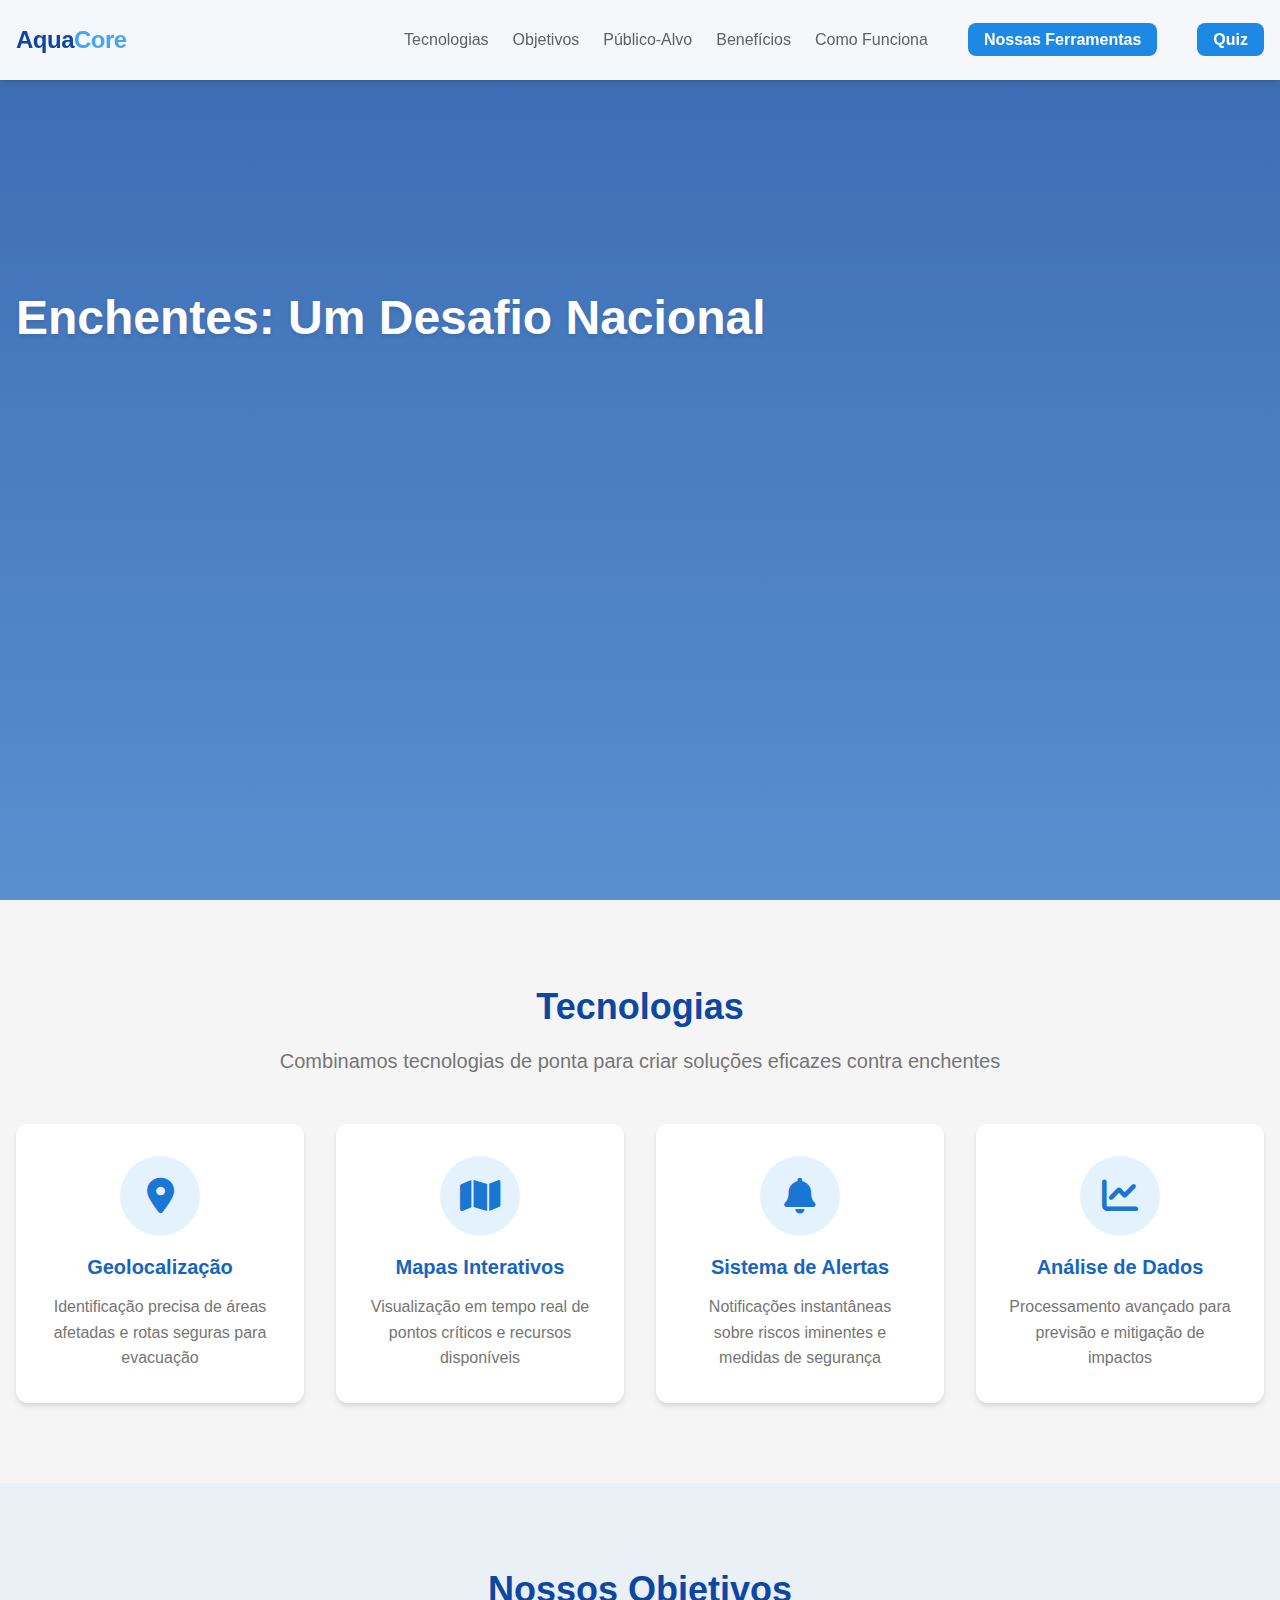
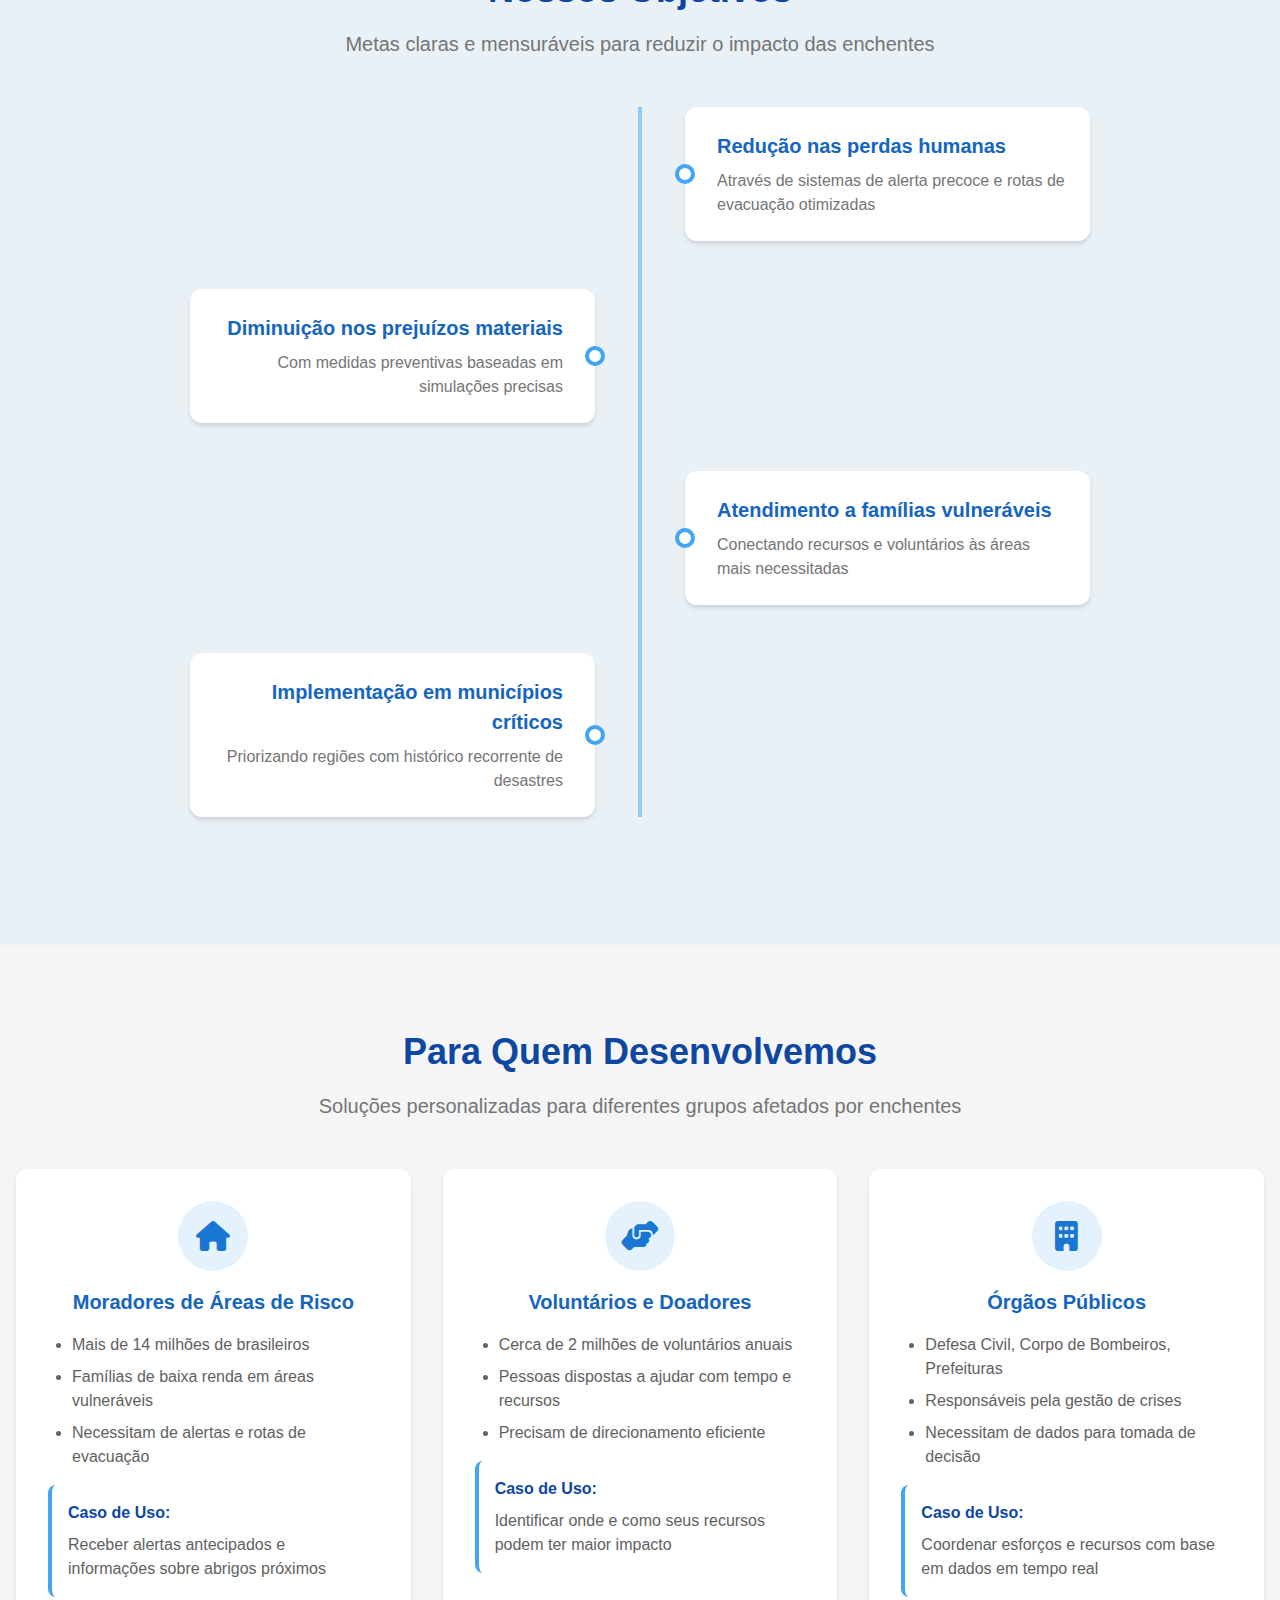
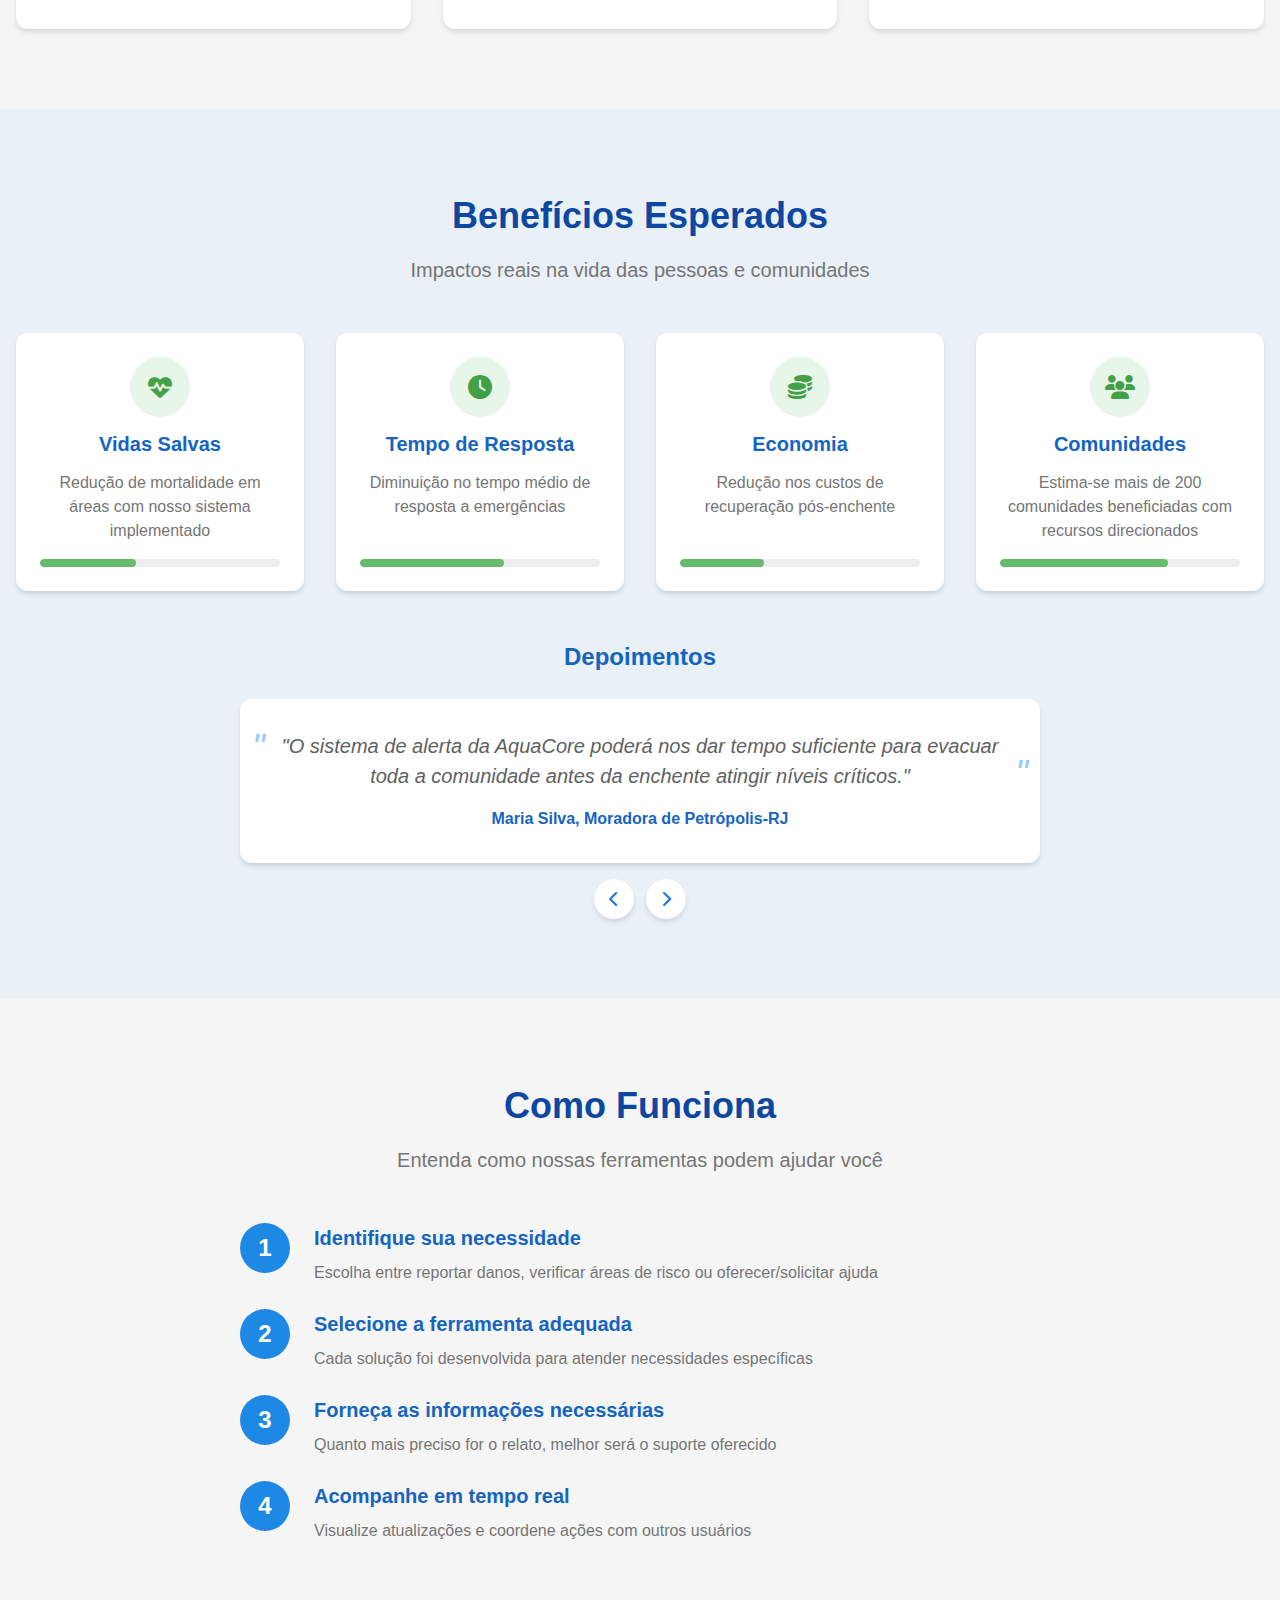
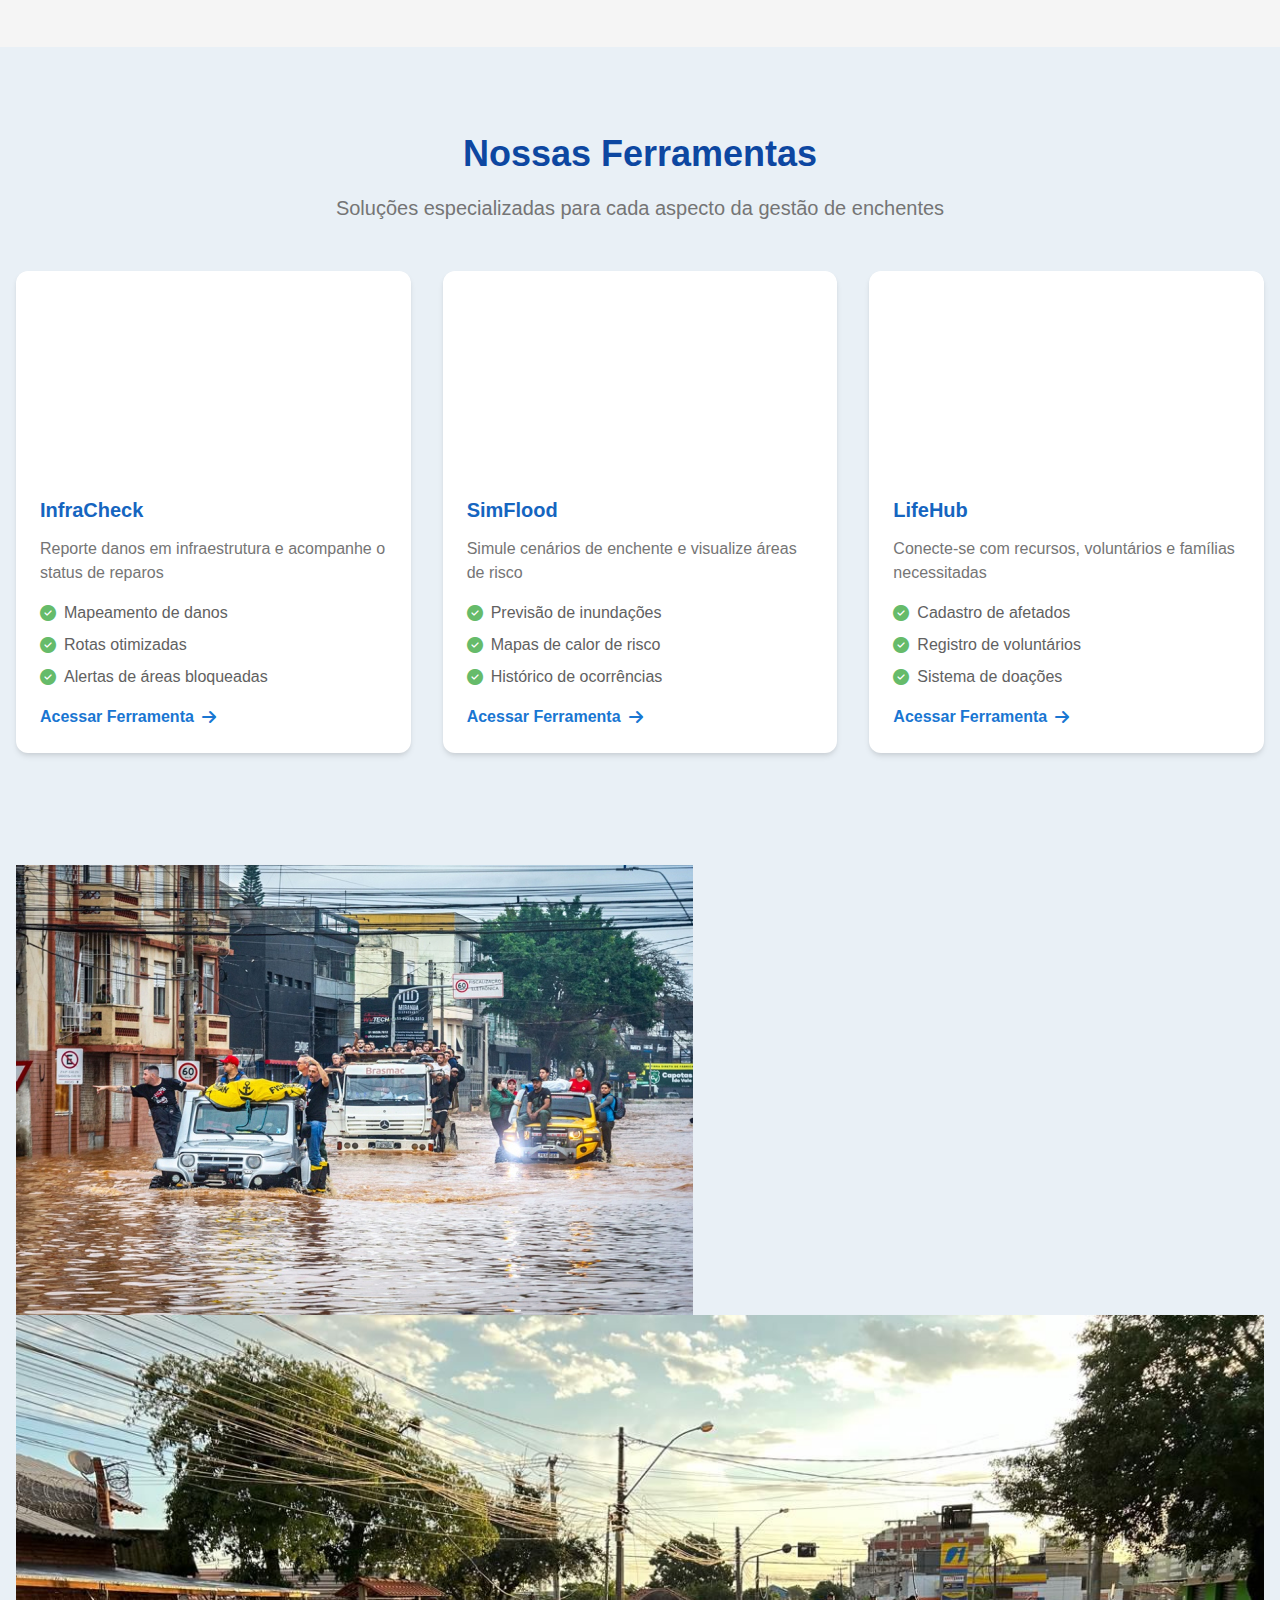
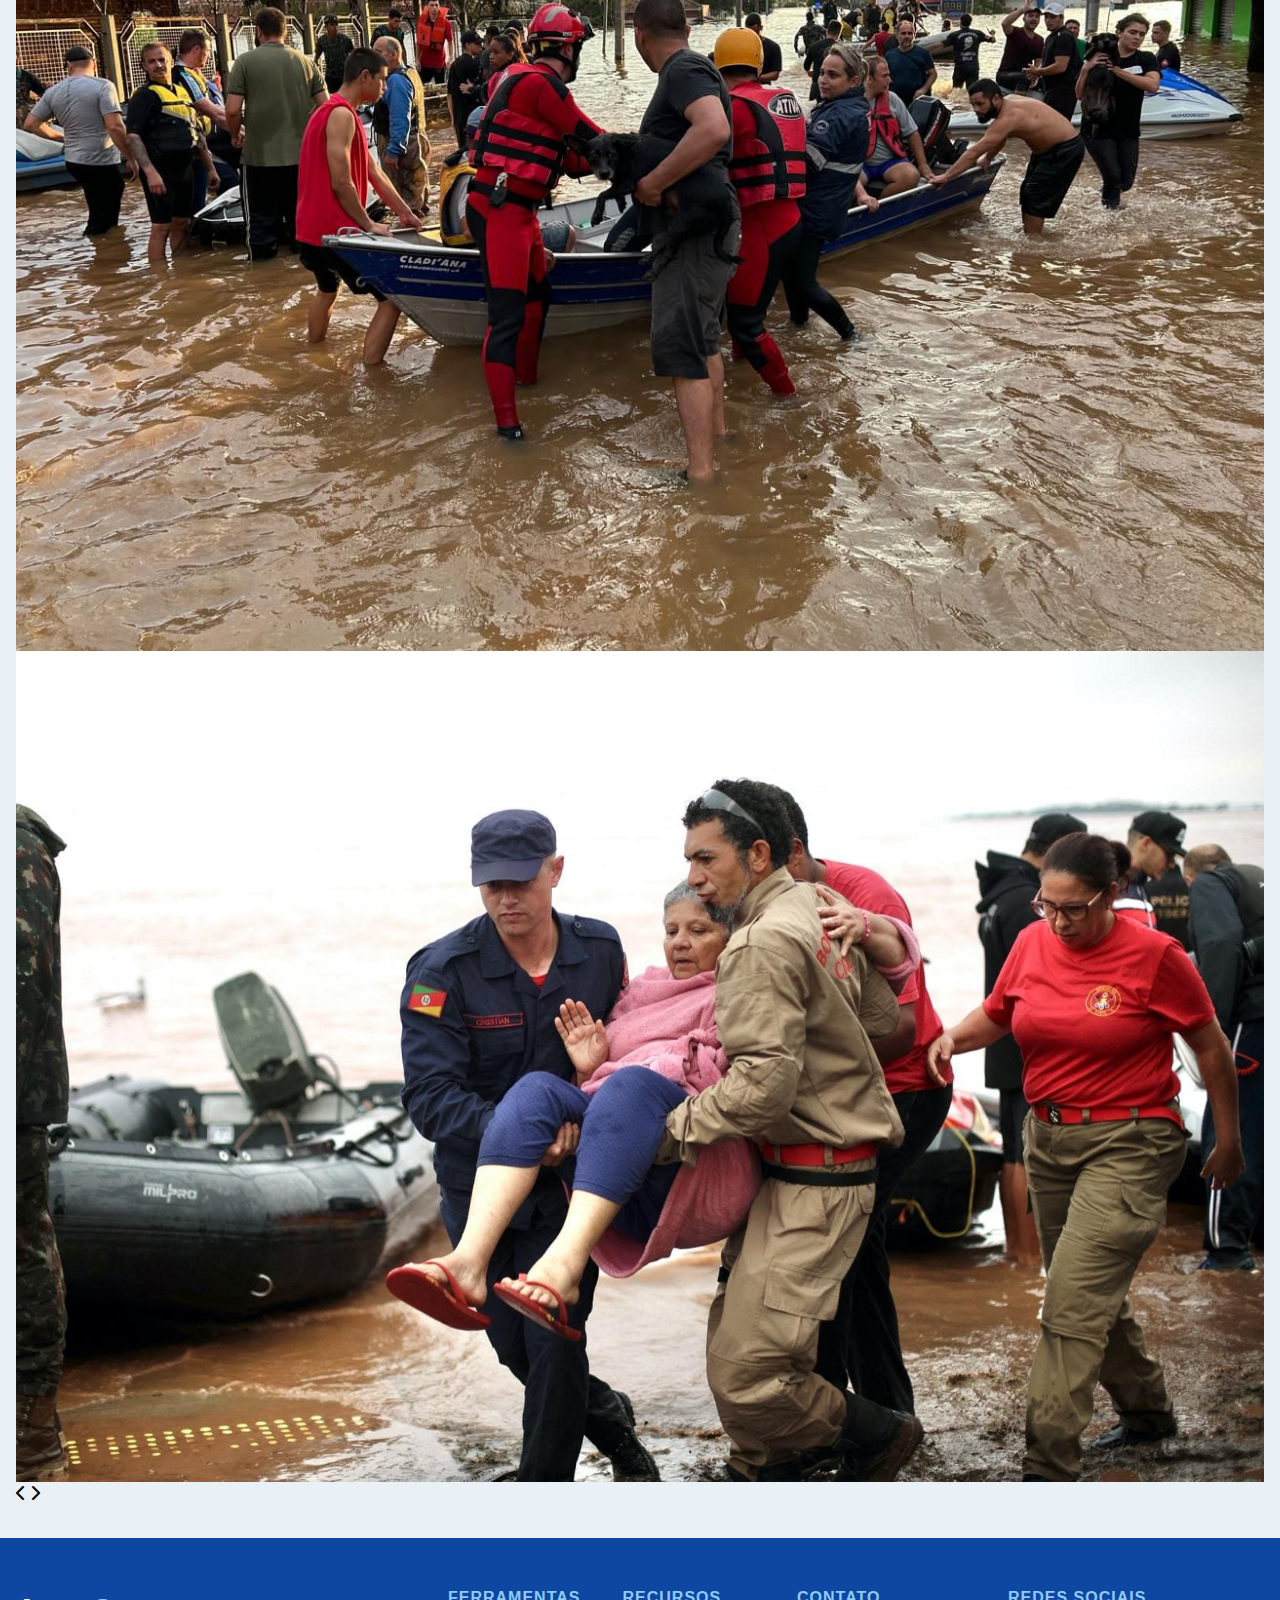
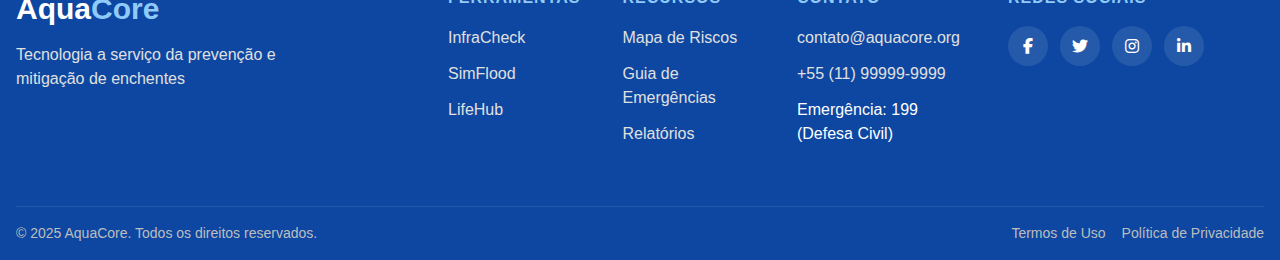
<file: index.html>
<!DOCTYPE html>
<html lang="pt-BR">
<head>
  <meta charset="UTF-8">
  <meta name="viewport" content="width=device-width, initial-scale=1.0">
  <meta name="description" content="AquaCore - Plataforma de auxílio para pessoas em situações de enchente">
  <title>AquaCore | Soluções para Enchentes</title>
  <link rel="stylesheet" href="css/style.css">
  <link rel="stylesheet" href="css/responsive.css">
  <link rel="stylesheet" href="https://cdnjs.cloudflare.com/ajax/libs/font-awesome/6.4.0/css/all.min.css">
</head>
<body>
  <!-- Cabeçalho principal com logo e menu de navegação -->
  <header id="main-header">
    <div class="container">
      <div class="logo">
        <a href="index.html">
          <h1>Aqua<span>Core</span></h1>
        </a>
      </div>
      <nav>
        <button id="mobile-menu-btn" aria-label="Menu" aria-expanded="false" aria-controls="main-menu">
          <span></span>
          <span></span>
          <span></span>
        </button>
        <ul id="main-menu">
          <li><a href="#tecnologias">Tecnologias</a></li>
          <li><a href="#objetivos">Objetivos</a></li>
          <li><a href="#publico">Público-Alvo</a></li>
          <li><a href="#beneficios">Benefícios</a></li>
          <li><a href="#aplicacao">Como Funciona</a></li>
          <li class="cta-btn"><a href="#ferramentas">Nossas Ferramentas</a></li>
          <li class="cta-btn">
            <a href="javascript:void(0);" id="quiz-btn" class="quiz-menu-btn">Quiz</a>
          </li>
        </ul>
      </nav>
    </div>
  </header>

  <main>
    <!-- Seção principal: Apresentação do problema das enchentes -->
    <section id="problema" class="hero">
      <div class="overlay"></div>
      <div class="container">
        <div class="hero-content">
          <h2>Enchentes: Um Desafio Nacional</h2>
          <p class="subtitle">Mais de 14 milhões de brasileiros vivem em áreas de risco de enchentes e deslizamentos.</p>

          <div class="stats-container">
            <div class="stat-box">
              <div class="stat-number" data-count="1600">0</div>
              <p>Municípios afetados anualmente</p>
            </div>
            <div class="stat-box">
              <div class="stat-number" data-count="74000">0</div>
              <p>Pessoas desabrigadas por ano</p>
            </div>
            <div class="stat-box">
              <div class="stat-number" data-count="64">0</div>
              <p>Bilhões em prejuízos econômicos no ultimo ano</p>
            </div>
          </div>
          
          <a href="#ferramentas" class="cta-button">Conheça Nossas Soluções</a>
        </div>
      </div>
    </section>

    <!-- Seção de tecnologias utilizadas pela plataforma -->
    <section id="tecnologias" class="section">
      <div class="container">
        <h2 class="section-title">Tecnologias</h2>
        <p class="section-description">Combinamos tecnologias de ponta para criar soluções eficazes contra enchentes</p>
        
        <div class="tech-grid">
          <div class="tech-card" data-aos="fade-up">
            <div class="tech-icon">
              <i class="fas fa-map-marker-alt"></i>
            </div>
            <h3>Geolocalização</h3>
            <p>Identificação precisa de áreas afetadas e rotas seguras para evacuação</p>
          </div>
          
          <div class="tech-card" data-aos="fade-up" data-aos-delay="100">
            <div class="tech-icon">
              <i class="fas fa-map"></i>
            </div>
            <h3>Mapas Interativos</h3>
            <p>Visualização em tempo real de pontos críticos e recursos disponíveis</p>
          </div>
          
          <div class="tech-card" data-aos="fade-up" data-aos-delay="200">
            <div class="tech-icon">
              <i class="fas fa-bell"></i>
            </div>
            <h3>Sistema de Alertas</h3>
            <p>Notificações instantâneas sobre riscos iminentes e medidas de segurança</p>
          </div>
          
          <div class="tech-card" data-aos="fade-up" data-aos-delay="300">
            <div class="tech-icon">
              <i class="fas fa-chart-line"></i>
            </div>
            <h3>Análise de Dados</h3>
            <p>Processamento avançado para previsão e mitigação de impactos</p>
          </div>
        </div>
      </div>
    </section>

    <!-- Seção de objetivos do projeto -->
    <section id="objetivos" class="section alt-bg">
      <div class="container">
        <h2 class="section-title">Nossos Objetivos</h2>
        <p class="section-description">Metas claras e mensuráveis para reduzir o impacto das enchentes</p>
        
        <div class="timeline">
          <div class="timeline-item" data-aos="fade-right">
            <div class="timeline-content">
              <h3>Redução nas perdas humanas</h3>
              <p>Através de sistemas de alerta precoce e rotas de evacuação otimizadas</p>
            </div>
          </div>
          
          <div class="timeline-item" data-aos="fade-left">
            <div class="timeline-content">
              <h3>Diminuição nos prejuízos materiais</h3>
              <p>Com medidas preventivas baseadas em simulações precisas</p>
            </div>
          </div>
          
          <div class="timeline-item" data-aos="fade-right">
            <div class="timeline-content">
              <h3>Atendimento a famílias vulneráveis</h3>
              <p>Conectando recursos e voluntários às áreas mais necessitadas</p>
            </div>
          </div>
          
          <div class="timeline-item" data-aos="fade-left">
            <div class="timeline-content">
              <h3>Implementação em municípios críticos</h3>
              <p>Priorizando regiões com histórico recorrente de desastres</p>
            </div>
          </div>
        </div>
      </div>
    </section>

    <!-- Seção de público-alvo da plataforma -->
    <section id="publico" class="section">
      <div class="container">
        <h2 class="section-title">Para Quem Desenvolvemos</h2>
        <p class="section-description">Soluções personalizadas para diferentes grupos afetados por enchentes</p>
        
        <div class="personas-container">
          <div class="persona-card" data-aos="zoom-in">
            <div class="persona-icon">
              <i class="fas fa-home"></i>
            </div>
            <h3>Moradores de Áreas de Risco</h3>
            <ul class="persona-list">
              <li>Mais de 14 milhões de brasileiros</li>
              <li>Famílias de baixa renda em áreas vulneráveis</li>
              <li>Necessitam de alertas e rotas de evacuação</li>
            </ul>
            <div class="persona-case">
              <h4>Caso de Uso:</h4>
              <p>Receber alertas antecipados e informações sobre abrigos próximos</p>
            </div>
          </div>
          
          <div class="persona-card" data-aos="zoom-in" data-aos-delay="100">
            <div class="persona-icon">
              <i class="fas fa-hands-helping"></i>
            </div>
            <h3>Voluntários e Doadores</h3>
            <ul class="persona-list">
              <li>Cerca de 2 milhões de voluntários anuais</li>
              <li>Pessoas dispostas a ajudar com tempo e recursos</li>
              <li>Precisam de direcionamento eficiente</li>
            </ul>
            <div class="persona-case">
              <h4>Caso de Uso:</h4>
              <p>Identificar onde e como seus recursos podem ter maior impacto</p>
            </div>
          </div>
          
          <div class="persona-card" data-aos="zoom-in" data-aos-delay="200">
            <div class="persona-icon">
              <i class="fas fa-building"></i>
            </div>
            <h3>Órgãos Públicos</h3>
            <ul class="persona-list">
              <li>Defesa Civil, Corpo de Bombeiros, Prefeituras</li>
              <li>Responsáveis pela gestão de crises</li>
              <li>Necessitam de dados para tomada de decisão</li>
            </ul>
            <div class="persona-case">
              <h4>Caso de Uso:</h4>
              <p>Coordenar esforços e recursos com base em dados em tempo real</p>
            </div>
          </div>
        </div>
      </div>
    </section>

    <!-- Seção de benefícios esperados com a plataforma -->
    <section id="beneficios" class="section alt-bg">
      <div class="container">
        <h2 class="section-title">Benefícios Esperados</h2>
        <p class="section-description">Impactos reais na vida das pessoas e comunidades</p>
        
        <div class="benefits-grid">
          <div class="benefit-card" data-aos="flip-left">
            <div class="benefit-icon">
              <i class="fas fa-heartbeat"></i>
            </div>
            <h3>Vidas Salvas</h3>
            <p>Redução de mortalidade em áreas com nosso sistema implementado</p>
            <div class="benefit-meter">
              <div class="meter-fill" style="width: 40%"></div>
            </div>
          </div>
          
          <div class="benefit-card" data-aos="flip-left" data-aos-delay="100">
            <div class="benefit-icon">
              <i class="fas fa-clock"></i>
            </div>
            <h3>Tempo de Resposta</h3>
            <p>Diminuição no tempo médio de resposta a emergências</p>
            <div class="benefit-meter">
              <div class="meter-fill" style="width: 60%"></div>
            </div>
          </div>
          
          <div class="benefit-card" data-aos="flip-left" data-aos-delay="200">
            <div class="benefit-icon">
              <i class="fas fa-coins"></i>
            </div>
            <h3>Economia</h3>
            <p>Redução nos custos de recuperação pós-enchente</p>
            <div class="benefit-meter">
              <div class="meter-fill" style="width: 35%"></div>
            </div>
          </div>
          
          <div class="benefit-card" data-aos="flip-left" data-aos-delay="300">
            <div class="benefit-icon">
              <i class="fas fa-users"></i>
            </div>
            <h3>Comunidades</h3>
            <p>Estima-se mais de 200 comunidades beneficiadas com recursos direcionados</p>
            <div class="benefit-meter">
              <div class="meter-fill" style="width: 70%"></div>
            </div>
          </div>
        </div>
        
        <!-- Depoimentos de usuários e parceiros -->
        <div class="testimonials">
          <h3>Depoimentos</h3>
          <div class="testimonial-slider">
            <div class="testimonial-slide">
              <p>"O sistema de alerta da AquaCore poderá nos dar tempo suficiente para evacuar toda a comunidade antes da enchente atingir níveis críticos."</p>
              <div class="testimonial-author">Maria Silva, Moradora de Petrópolis-RJ</div>
            </div>
            <div class="testimonial-slide">
              <p>"Como coordenador da Defesa Civil, os dados em tempo real fornecidos pela plataforma iram revolucionar nossa capacidade de resposta."</p>
              <div class="testimonial-author">Carlos Mendes, Defesa Civil de Porto Alegre-RS</div>
            </div>
            <div class="testimonial-slide">
              <p>"Com esse sistema irei conseguir direcionar minhas doações exatamente para onde for mais necessárias, com transparência total."</p>
              <div class="testimonial-author">Ana Costa, Voluntária em São Paulo-SP</div>
            </div>
          </div>
          <div class="testimonial-controls">
            <button id="prev-testimonial" aria-label="Depoimento anterior"><i class="fas fa-chevron-left"></i></button>
            <button id="next-testimonial" aria-label="Próximo depoimento"><i class="fas fa-chevron-right"></i></button>
          </div>
        </div>
      </div>
    </section>

    <!-- Seção explicando o funcionamento da plataforma -->
    <section id="aplicacao" class="section">
      <div class="container">
        <h2 class="section-title">Como Funciona</h2>
        <p class="section-description">Entenda como nossas ferramentas podem ajudar você</p>
        
        <div class="steps-container">
          <div class="step" data-aos="fade-up">
            <div class="step-number">1</div>
            <div class="step-content">
              <h3>Identifique sua necessidade</h3>
              <p>Escolha entre reportar danos, verificar áreas de risco ou oferecer/solicitar ajuda</p>
            </div>
          </div>
          
          <div class="step" data-aos="fade-up" data-aos-delay="100">
            <div class="step-number">2</div>
            <div class="step-content">
              <h3>Selecione a ferramenta adequada</h3>
              <p>Cada solução foi desenvolvida para atender necessidades específicas</p>
            </div>
          </div>
          
          <div class="step" data-aos="fade-up" data-aos-delay="200">
            <div class="step-number">3</div>
            <div class="step-content">
              <h3>Forneça as informações necessárias</h3>
              <p>Quanto mais preciso for o relato, melhor será o suporte oferecido</p>
            </div>
          </div>
          
          <div class="step" data-aos="fade-up" data-aos-delay="300">
            <div class="step-number">4</div>
            <div class="step-content">
              <h3>Acompanhe em tempo real</h3>
              <p>Visualize atualizações e coordene ações com outros usuários</p>
            </div>
          </div>
        </div>
      </div>
    </section>

    <!-- Seção apresentando as ferramentas disponíveis -->
    <section id="ferramentas" class="section alt-bg">
      <div class="container">
        <h2 class="section-title">Nossas Ferramentas</h2>
        <p class="section-description">Soluções especializadas para cada aspecto da gestão de enchentes</p>
        
        <div class="tools-grid">
          <a href="infracheck.html" class="tool-card" data-aos="fade-up">
            <div class="tool-image">
              <img src="https://images.pexels.com/photos/3774903/pexels-photo-3774903.jpeg" alt="Infraestrutura danificada" loading="lazy">
            </div>
            <div class="tool-content">
              <h3>InfraCheck</h3>
              <p>Reporte danos em infraestrutura e acompanhe o status de reparos</p>
              <ul class="tool-features">
                <li><i class="fas fa-check-circle"></i> Mapeamento de danos</li>
                <li><i class="fas fa-check-circle"></i> Rotas otimizadas</li>
                <li><i class="fas fa-check-circle"></i> Alertas de áreas bloqueadas</li>
              </ul>
              <div class="tool-cta">Acessar Ferramenta <i class="fas fa-arrow-right"></i></div>
            </div>
          </a>
          
          <a href="simflood.html" class="tool-card" data-aos="fade-up" data-aos-delay="100">
            <div class="tool-image">
              <img src="https://images.pexels.com/photos/1533720/pexels-photo-1533720.jpeg" alt="Simulação de enchente" loading="lazy">
            </div>
            <div class="tool-content">
              <h3>SimFlood</h3>
              <p>Simule cenários de enchente e visualize áreas de risco</p>
              <ul class="tool-features">
                <li><i class="fas fa-check-circle"></i> Previsão de inundações</li>
                <li><i class="fas fa-check-circle"></i> Mapas de calor de risco</li>
                <li><i class="fas fa-check-circle"></i> Histórico de ocorrências</li>
              </ul>
              <div class="tool-cta">Acessar Ferramenta <i class="fas fa-arrow-right"></i></div>
            </div>
          </a>
          
          <a href="lifehub.html" class="tool-card" data-aos="fade-up" data-aos-delay="200">
            <div class="tool-image">
              <img src="https://images.pexels.com/photos/6646918/pexels-photo-6646918.jpeg" alt="Voluntários ajudando" loading="lazy">
            </div>
            <div class="tool-content">
              <h3>LifeHub</h3>
              <p>Conecte-se com recursos, voluntários e famílias necessitadas</p>
              <ul class="tool-features">
                <li><i class="fas fa-check-circle"></i> Cadastro de afetados</li>
                <li><i class="fas fa-check-circle"></i> Registro de voluntários</li>
                <li><i class="fas fa-check-circle"></i> Sistema de doações</li>
              </ul>
              <div class="tool-cta">Acessar Ferramenta <i class="fas fa-arrow-right"></i></div>
            </div>
          </a>
        </div>
      </div>
    </section>

    <!-- Removido o slideshow desta posição (entre problema e tecnologias) -->

    <!-- Adicione o slideshow aqui, logo antes do <footer> -->
    <section id="slideshow-problema" class="section alt-bg" style="padding-top: 2rem; padding-bottom: 2rem;">
      <div class="container">
        <div class="slideshow" aria-label="Imagens ilustrativas de enchentes">
          <img src="img/enchente1.jpg" alt="Rua alagada com casas afetadas" class="slide active" />
          <img src="img/enchente2.jpg" alt="Pessoas sendo resgatadas de enchente" class="slide" />
          <img src="img/enchente3.jpg" alt="Equipe de resgate ajudando moradores" class="slide" />
          <button class="slideshow-btn prev" aria-label="Imagem anterior"><i class="fas fa-chevron-left"></i></button>
          <button class="slideshow-btn next" aria-label="Próxima imagem"><i class="fas fa-chevron-right"></i></button>
        </div>
      </div>
    </section>

  <!-- Rodapé com informações de contato, links e redes sociais -->
  <footer>
    <div class="container">
      <div class="footer-content">
        <div class="footer-logo">
          <h2>Aqua<span>Core</span></h2>
          <p>Tecnologia a serviço da prevenção e mitigação de enchentes</p>
        </div>
        
        <div class="footer-links">
          <div class="footer-column">
            <h3>Ferramentas</h3>
            <ul>
              <li><a href="infracheck.html">InfraCheck</a></li>
              <li><a href="simflood.html">SimFlood</a></li>
              <li><a href="lifehub.html">LifeHub</a></li>
            </ul>
          </div>
          
          <div class="footer-column">
            <h3>Recursos</h3>
            <ul>
              <li><a href="#">Mapa de Riscos</a></li>
              <li><a href="#">Guia de Emergências</a></li>
              <li><a href="#">Relatórios</a></li>
            </ul>
          </div>
          
          <div class="footer-column">
            <h3>Contato</h3>
            <ul>
              <li><a href="mailto:contato@aquacore.org">contato@aquacore.org</a></li>
              <li><a href="tel:+5511999999999">+55 (11) 99999-9999</a></li>
              <li>Emergência: 199 (Defesa Civil)</li>
            </ul>
          </div>
        </div>
        
        <div class="footer-social">
          <h3>Redes Sociais</h3>
          <div class="social-icons">
            <a href="#" aria-label="Facebook"><i class="fab fa-facebook-f"></i></a>
            <a href="#" aria-label="Twitter"><i class="fab fa-twitter"></i></a>
            <a href="#" aria-label="Instagram"><i class="fab fa-instagram"></i></a>
            <a href="#" aria-label="LinkedIn"><i class="fab fa-linkedin-in"></i></a>
          </div>
        </div>
      </div>
      
      <div class="footer-bottom">
        <p>&copy; 2025 AquaCore. Todos os direitos reservados.</p>
        <div class="footer-legal">
          <a href="#">Termos de Uso</a>
          <a href="#">Política de Privacidade</a>
        </div>
      </div>
    </div>
  </footer>

  <!-- Botão para voltar ao topo da página -->
  <button id="back-to-top" aria-label="Voltar ao topo">
    <i class="fas fa-arrow-up"></i>
  </button>

  <!-- Modal do Quiz -->
  <div id="quiz-modal" style="display:none;position:fixed;top:0;left:0;width:100vw;height:100vh;background:rgba(0,0,0,0.7);z-index:2000;align-items:center;justify-content:center;">
    <div style="background:#fff;max-width:400px;width:90%;padding:2rem;border-radius:10px;position:relative;">
      <button id="close-quiz" aria-label="Fechar Quiz" style="position:absolute;top:10px;right:10px;background:none;border:none;font-size:1.5rem;cursor:pointer;">&times;</button>
      <div id="quiz-content"></div>
    </div>
  </div>
  <script src="js/main.js"></script>
</body>
</html>
</file>
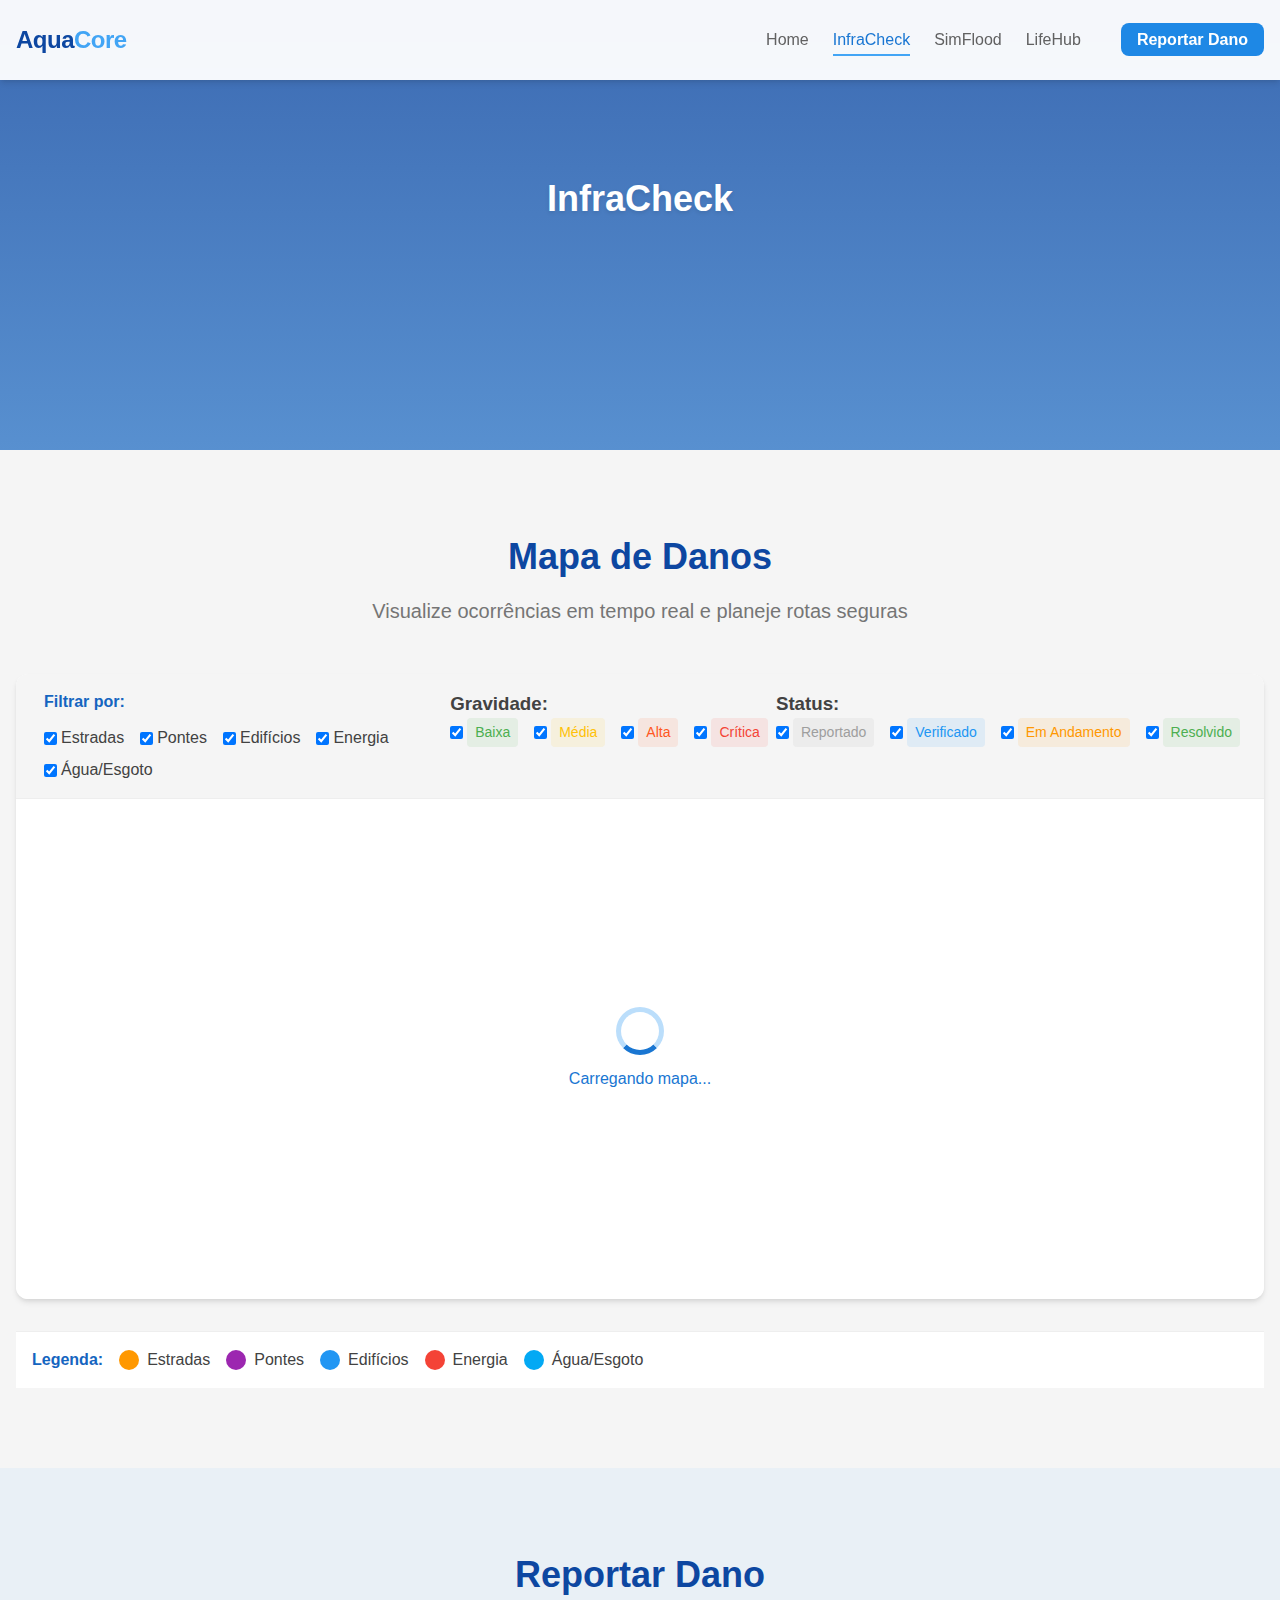
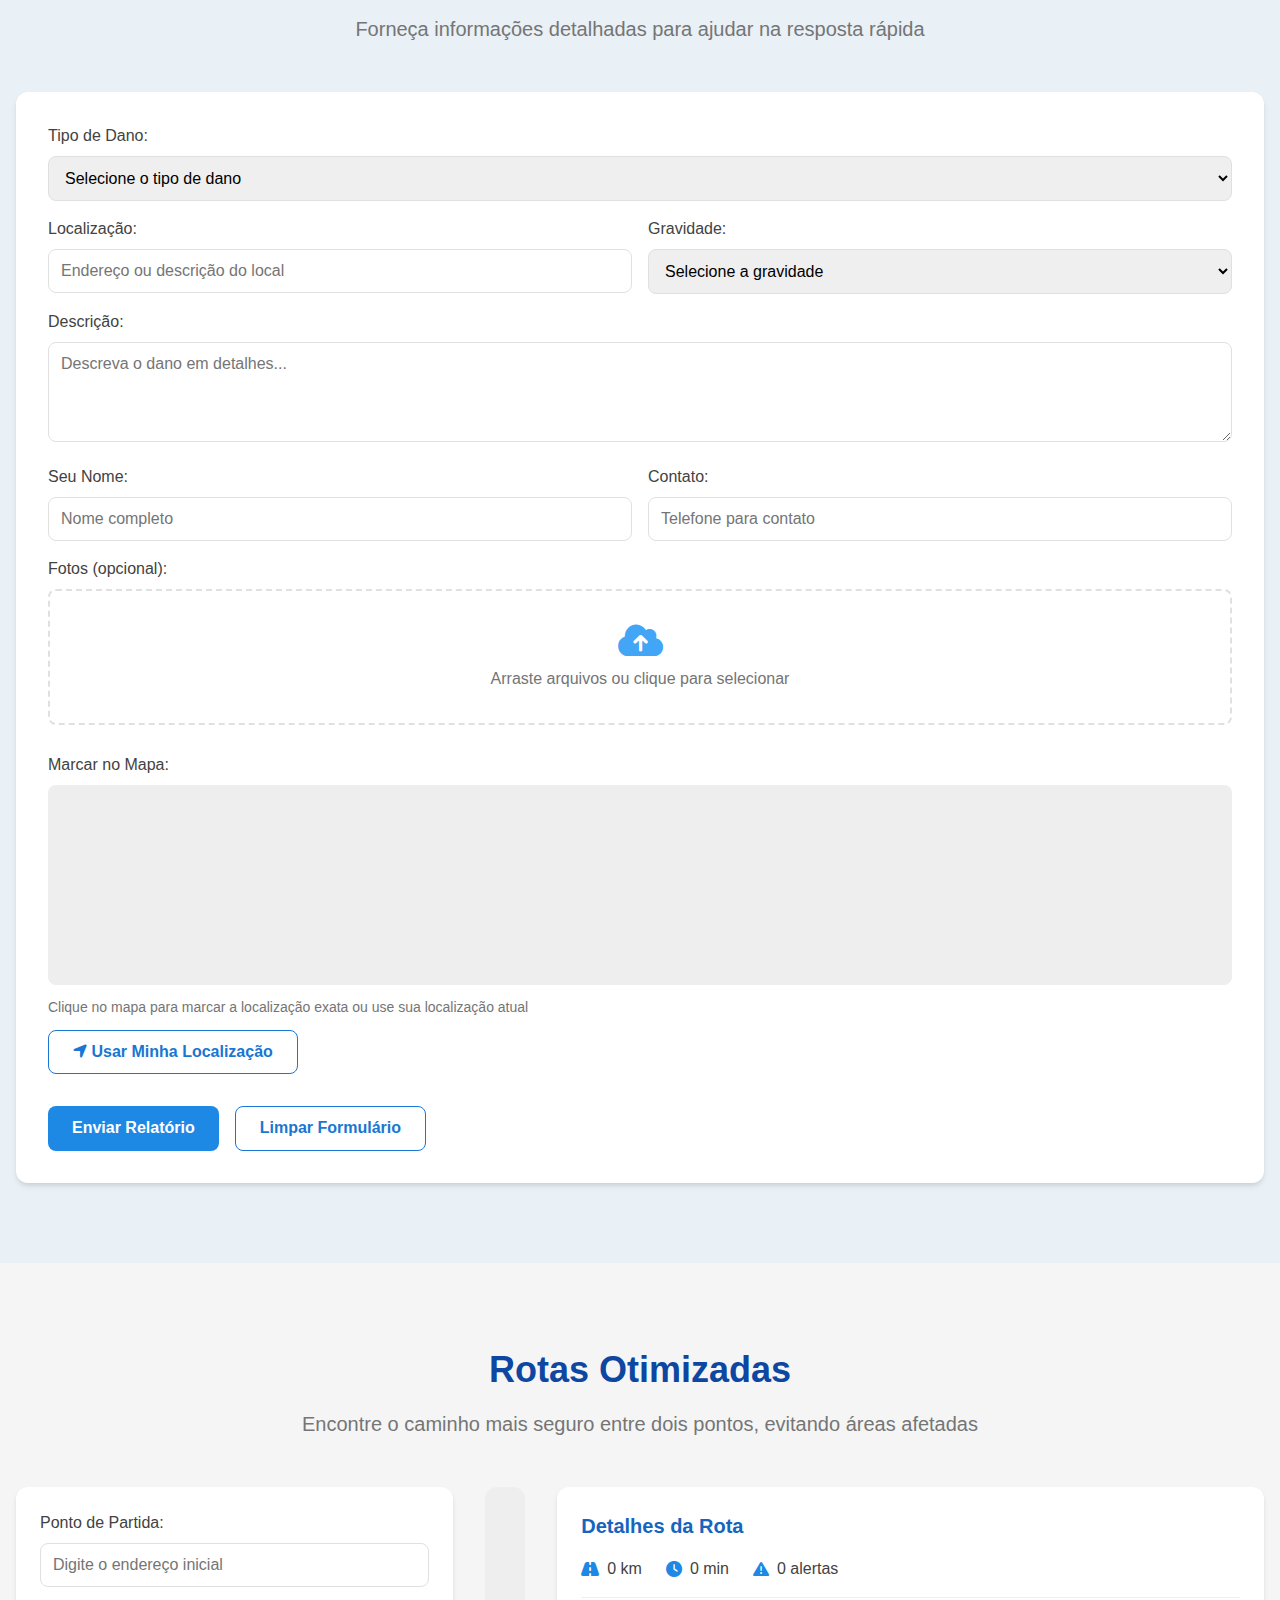
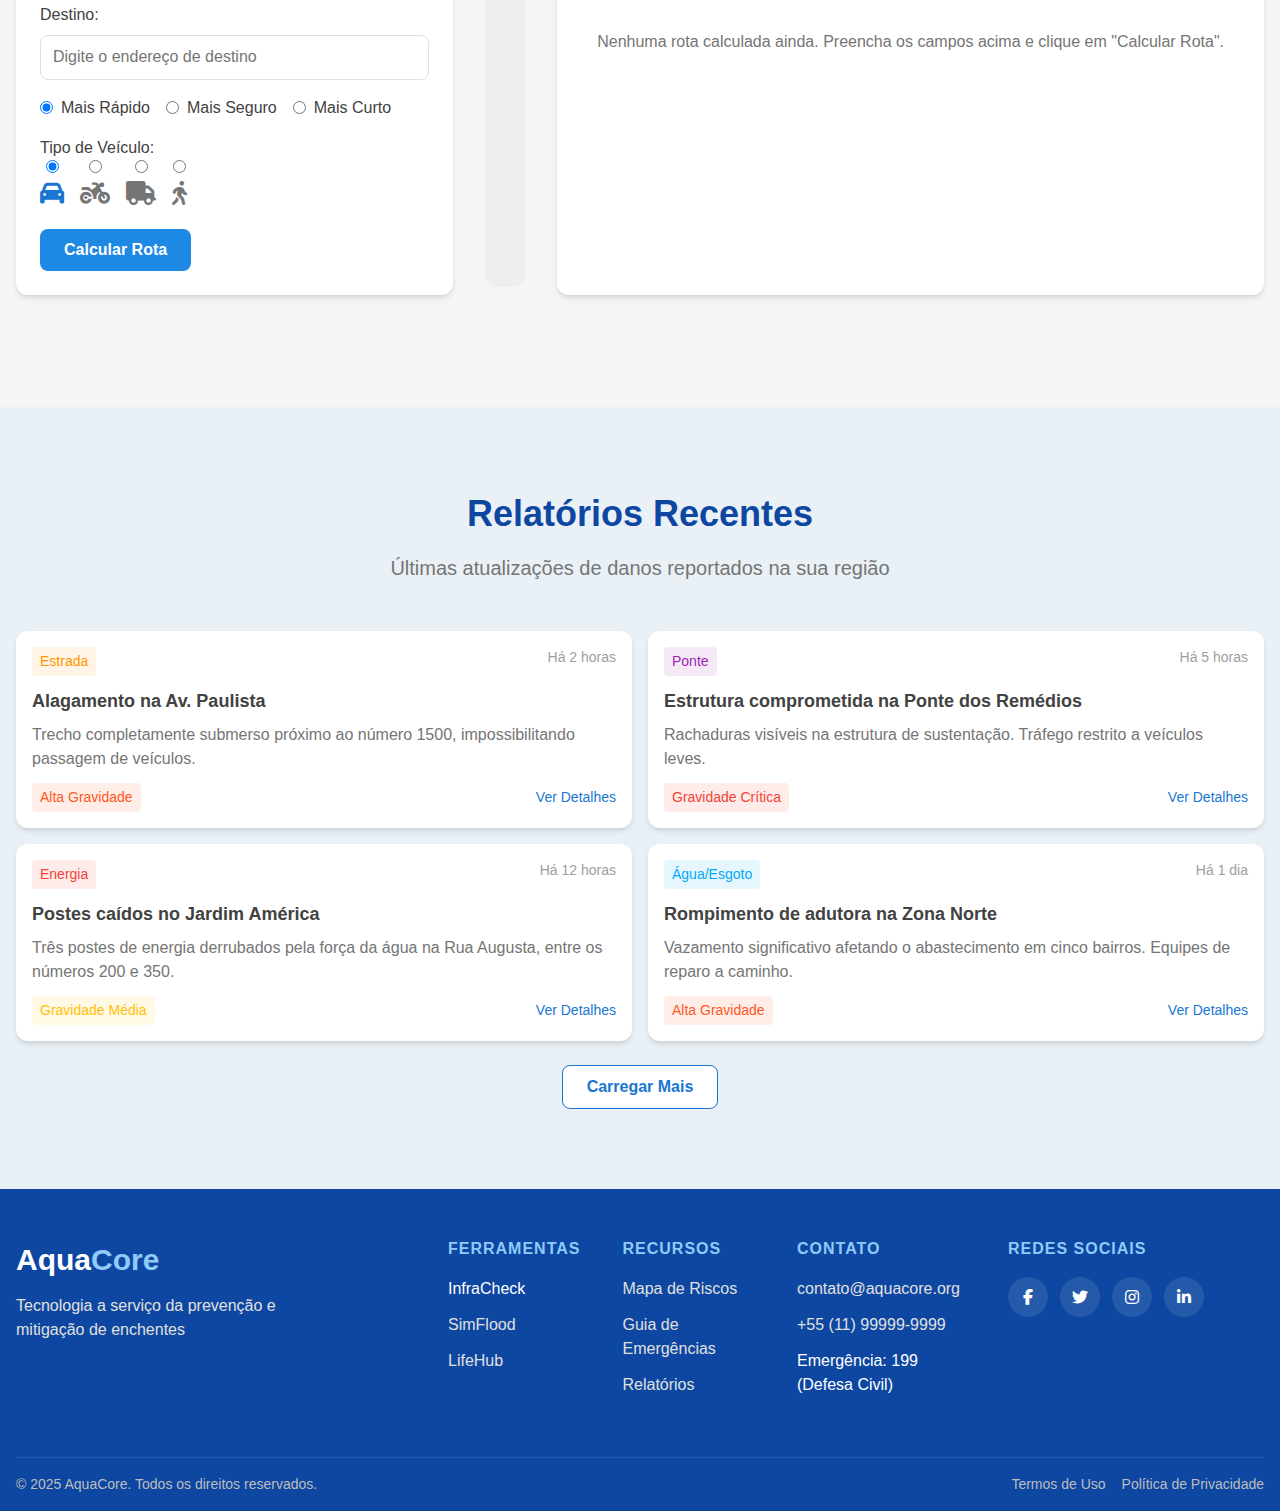
<file: infracheck.html>
<!DOCTYPE html>
<html lang="pt-BR">
<head>
  <meta charset="UTF-8">
  <meta name="viewport" content="width=device-width, initial-scale=1.0">
  <meta name="description" content="InfraCheck - Reporte e acompanhe danos em infraestrutura durante enchentes">
  <title>InfraCheck | AquaCore</title>
  <link rel="stylesheet" href="css/style.css">
  <link rel="stylesheet" href="css/responsive.css">
  <link rel="stylesheet" href="css/infracheck.css">
  <link rel="stylesheet" href="https://cdnjs.cloudflare.com/ajax/libs/font-awesome/6.4.0/css/all.min.css">
</head>
<body class="page-infracheck">
  <!-- Cabeçalho com logo e menu de navegação -->
  <header id="main-header">
    <div class="container">
      <div class="logo">
        <a href="index.html">
          <h1>Aqua<span>Core</span></h1>
        </a>
      </div>
      <nav>
        <button id="mobile-menu-btn" aria-label="Menu">
          <span></span>
          <span></span>
          <span></span>
        </button>
        <ul id="main-menu">
          <li><a href="index.html">Home</a></li>
          <li><a href="infracheck.html" class="active">InfraCheck</a></li>
          <li><a href="simflood.html">SimFlood</a></li>
          <li><a href="lifehub.html">LifeHub</a></li>
          <li class="cta-btn"><a href="#report-form">Reportar Dano</a></li>
        </ul>
      </nav>
    </div>
  </header>

  <main>
    <!-- Seção de destaque do InfraCheck -->
    <section class="page-hero">
      <div class="overlay"></div>
      <div class="container">
        <div class="hero-content">
          <h2>InfraCheck</h2>
          <p class="subtitle">Monitore e reporte danos em infraestrutura para acelerar a resposta</p>
          <a href="#report-form" class="cta-button">Reportar Agora</a>
        </div>
      </div>
    </section>

    <!-- Seção do mapa interativo de danos -->
    <section id="damage-map" class="section">
      <div class="container">
        <h2 class="section-title">Mapa de Danos</h2>
        <p class="section-description">Visualize ocorrências em tempo real e planeje rotas seguras</p>
        
        <div class="map-container">
          <div class="map-controls">
            <div class="filter-group">
              <h3>Filtrar por:</h3>
              <div class="filter-options">
                <label>
                  <input type="checkbox" name="filter-roads" checked>
                  <span>Estradas</span>
                </label>
                <label>
                  <input type="checkbox" name="filter-bridges" checked>
                  <span>Pontes</span>
                </label>
                <label>
                  <input type="checkbox" name="filter-buildings" checked>
                  <span>Edifícios</span>
                </label>
                <label>
                  <input type="checkbox" name="filter-power" checked>
                  <span>Energia</span>
                </label>
                <label>
                  <input type="checkbox" name="filter-water" checked>
                  <span>Água/Esgoto</span>
                </label>
              </div>
            </div>
            
            <div class="severity-filter">
              <h3>Gravidade:</h3>
              <div class="filter-options">
                <label>
                  <input type="checkbox" name="severity-low" checked>
                  <span class="severity low">Baixa</span>
                </label>
                <label>
                  <input type="checkbox" name="severity-medium" checked>
                  <span class="severity medium">Média</span>
                </label>
                <label>
                  <input type="checkbox" name="severity-high" checked>
                  <span class="severity high">Alta</span>
                </label>
                <label>
                  <input type="checkbox" name="severity-critical" checked>
                  <span class="severity critical">Crítica</span>
                </label>
              </div>
            </div>
            
            <div class="status-filter">
              <h3>Status:</h3>
              <div class="filter-options">
                <label>
                  <input type="checkbox" name="status-reported" checked>
                  <span class="status reported">Reportado</span>
                </label>
                <label>
                  <input type="checkbox" name="status-verified" checked>
                  <span class="status verified">Verificado</span>
                </label>
                <label>
                  <input type="checkbox" name="status-in-progress" checked>
                  <span class="status in-progress">Em Andamento</span>
                </label>
                <label>
                  <input type="checkbox" name="status-resolved" checked>
                  <span class="status resolved">Resolvido</span>
                </label>
              </div>
            </div>
          </div>
          
          <div id="interactive-map">
            <!-- O mapa será carregado dinamicamente via JavaScript -->
            <div class="map-loading">
              <div class="loader"></div>
              <p>Carregando mapa...</p>
            </div>
          </div>
        </div>
        
        <div class="map-legend">
          <h3>Legenda:</h3>
          <div class="legend-items">
            <div class="legend-item">
              <span class="legend-icon road"></span>
              <span>Estradas</span>
            </div>
            <div class="legend-item">
              <span class="legend-icon bridge"></span>
              <span>Pontes</span>
            </div>
            <div class="legend-item">
              <span class="legend-icon building"></span>
              <span>Edifícios</span>
            </div>
            <div class="legend-item">
              <span class="legend-icon power"></span>
              <span>Energia</span>
            </div>
            <div class="legend-item">
              <span class="legend-icon water"></span>
              <span>Água/Esgoto</span>
            </div>
          </div>
        </div>
      </div>
    </section>

    <!-- Formulário para reportar danos -->
    <section id="report-form" class="section alt-bg">
      <div class="container">
        <h2 class="section-title">Reportar Dano</h2>
        <p class="section-description">Forneça informações detalhadas para ajudar na resposta rápida</p>
        
        <form id="damage-report-form" class="report-form">
          <div class="form-group">
            <label for="damage-type">Tipo de Dano:</label>
            <select id="damage-type" name="damage-type" required>
              <option value="">Selecione o tipo de dano</option>
              <option value="road">Estrada/Rua</option>
              <option value="bridge">Ponte</option>
              <option value="building">Edifício</option>
              <option value="power">Rede Elétrica</option>
              <option value="water">Sistema de Água/Esgoto</option>
            </select>
          </div>
          
          <div class="form-row">
            <div class="form-group">
              <label for="damage-location">Localização:</label>
              <input type="text" id="damage-location" name="damage-location" placeholder="Endereço ou descrição do local" required>
            </div>
            
            <div class="form-group">
              <label for="damage-severity">Gravidade:</label>
              <select id="damage-severity" name="damage-severity" required>
                <option value="">Selecione a gravidade</option>
                <option value="low">Baixa - Utilizável com cuidado</option>
                <option value="medium">Média - Parcialmente comprometido</option>
                <option value="high">Alta - Inutilizável, risco moderado</option>
                <option value="critical">Crítica - Colapso iminente, alto risco</option>
              </select>
            </div>
          </div>
          
          <div class="form-group">
            <label for="damage-description">Descrição:</label>
            <textarea id="damage-description" name="damage-description" rows="4" placeholder="Descreva o dano em detalhes..." required></textarea>
          </div>
          
          <div class="form-row">
            <div class="form-group">
              <label for="reporter-name">Seu Nome:</label>
              <input type="text" id="reporter-name" name="reporter-name" placeholder="Nome completo" required>
            </div>
            
            <div class="form-group">
              <label for="reporter-contact">Contato:</label>
              <input type="tel" id="reporter-contact" name="reporter-contact" placeholder="Telefone para contato" required>
            </div>
          </div>
          
          <div class="form-group file-upload">
            <label for="damage-photos">Fotos (opcional):</label>
            <input type="file" id="damage-photos" name="damage-photos" accept="image/*" multiple>
            <div class="file-upload-label">
              <i class="fas fa-cloud-upload-alt"></i>
              <span>Arraste arquivos ou clique para selecionar</span>
            </div>
            <div id="file-preview" class="file-preview"></div>
          </div>
          
          <div class="form-group location-selector">
            <label>Marcar no Mapa:</label>
            <div id="location-picker-map" class="location-picker-map">
              <!-- Mini mapa para seleção de localização -->
            </div>
            <p class="helper-text">Clique no mapa para marcar a localização exata ou use sua localização atual</p>
            <button type="button" id="use-current-location" class="secondary-button">
              <i class="fas fa-location-arrow"></i> Usar Minha Localização
            </button>
          </div>
          
          <div class="form-actions">
            <button type="submit" class="primary-button">Enviar Relatório</button>
            <button type="reset" class="secondary-button">Limpar Formulário</button>
          </div>
        </form>
      </div>
    </section>

    <!-- Seção de rotas otimizadas para evitar áreas afetadas -->
    <section id="route-optimization" class="section">
      <div class="container">
        <h2 class="section-title">Rotas Otimizadas</h2>
        <p class="section-description">Encontre o caminho mais seguro entre dois pontos, evitando áreas afetadas</p>
        
        <div class="route-planner">
          <div class="route-inputs">
            <div class="form-group">
              <label for="route-start">Ponto de Partida:</label>
              <input type="text" id="route-start" name="route-start" placeholder="Digite o endereço inicial">
            </div>
            
            <div class="form-group">
              <label for="route-end">Destino:</label>
              <input type="text" id="route-end" name="route-end" placeholder="Digite o endereço de destino">
            </div>
            
            <div class="route-options">
              <label>
                <input type="radio" name="route-type" value="fastest" checked>
                <span>Mais Rápido</span>
              </label>
              <label>
                <input type="radio" name="route-type" value="safest">
                <span>Mais Seguro</span>
              </label>
              <label>
                <input type="radio" name="route-type" value="shortest">
                <span>Mais Curto</span>
              </label>
            </div>
            
            <div class="vehicle-type">
              <label>Tipo de Veículo:</label>
              <div class="vehicle-options">
                <label>
                  <input type="radio" name="vehicle-type" value="car" checked>
                  <i class="fas fa-car"></i>
                </label>
                <label>
                  <input type="radio" name="vehicle-type" value="motorcycle">
                  <i class="fas fa-motorcycle"></i>
                </label>
                <label>
                  <input type="radio" name="vehicle-type" value="truck">
                  <i class="fas fa-truck"></i>
                </label>
                <label>
                  <input type="radio" name="vehicle-type" value="walking">
                  <i class="fas fa-walking"></i>
                </label>
              </div>
            </div>
            
            <button id="calculate-route" class="primary-button">Calcular Rota</button>
          </div>
          
          <div id="route-map" class="route-map">
            <!-- O mapa de rotas será carregado via JavaScript -->
          </div>
          
          <div id="route-details" class="route-details">
            <h3>Detalhes da Rota</h3>
            <div class="route-summary">
              <div class="summary-item">
                <i class="fas fa-road"></i>
                <span id="route-distance">0 km</span>
              </div>
              <div class="summary-item">
                <i class="fas fa-clock"></i>
                <span id="route-time">0 min</span>
              </div>
              <div class="summary-item">
                <i class="fas fa-exclamation-triangle"></i>
                <span id="route-warnings">0 alertas</span>
              </div>
            </div>
            
            <div id="route-steps" class="route-steps">
              <p class="no-route">Nenhuma rota calculada ainda. Preencha os campos acima e clique em "Calcular Rota".</p>
            </div>
          </div>
        </div>
      </div>
    </section>

    <!-- Seção de relatórios recentes de danos -->
    <section id="recent-reports" class="section alt-bg">
      <div class="container">
        <h2 class="section-title">Relatórios Recentes</h2>
        <p class="section-description">Últimas atualizações de danos reportados na sua região</p>
        
        <div class="reports-list">
          <!-- Relatórios serão exibidos dinamicamente via JavaScript -->
          <div class="report-card">
            <div class="report-header">
              <span class="report-type road">Estrada</span>
              <span class="report-time">Há 2 horas</span>
            </div>
            <h3 class="report-title">Alagamento na Av. Paulista</h3>
            <p class="report-description">Trecho completamente submerso próximo ao número 1500, impossibilitando passagem de veículos.</p>
            <div class="report-footer">
              <span class="report-severity high">Alta Gravidade</span>
              <a href="#" class="report-details">Ver Detalhes</a>
            </div>
          </div>
          
          <div class="report-card">
            <div class="report-header">
              <span class="report-type bridge">Ponte</span>
              <span class="report-time">Há 5 horas</span>
            </div>
            <h3 class="report-title">Estrutura comprometida na Ponte dos Remédios</h3>
            <p class="report-description">Rachaduras visíveis na estrutura de sustentação. Tráfego restrito a veículos leves.</p>
            <div class="report-footer">
              <span class="report-severity critical">Gravidade Crítica</span>
              <a href="#" class="report-details">Ver Detalhes</a>
            </div>
          </div>
          
          <div class="report-card">
            <div class="report-header">
              <span class="report-type power">Energia</span>
              <span class="report-time">Há 12 horas</span>
            </div>
            <h3 class="report-title">Postes caídos no Jardim América</h3>
            <p class="report-description">Três postes de energia derrubados pela força da água na Rua Augusta, entre os números 200 e 350.</p>
            <div class="report-footer">
              <span class="report-severity medium">Gravidade Média</span>
              <a href="#" class="report-details">Ver Detalhes</a>
            </div>
          </div>
          
          <div class="report-card">
            <div class="report-header">
              <span class="report-type water">Água/Esgoto</span>
              <span class="report-time">Há 1 dia</span>
            </div>
            <h3 class="report-title">Rompimento de adutora na Zona Norte</h3>
            <p class="report-description">Vazamento significativo afetando o abastecimento em cinco bairros. Equipes de reparo a caminho.</p>
            <div class="report-footer">
              <span class="report-severity high">Alta Gravidade</span>
              <a href="#" class="report-details">Ver Detalhes</a>
            </div>
          </div>
        </div>
        
        <div class="view-more-container">
          <button id="load-more-reports" class="secondary-button">Carregar Mais</button>
        </div>
      </div>
    </section>
  </main>

  <!-- Rodapé com informações de contato e links -->
  <footer>
    <div class="container">
      <div class="footer-content">
        <div class="footer-logo">
          <h2>Aqua<span>Core</span></h2>
          <p>Tecnologia a serviço da prevenção e mitigação de enchentes</p>
        </div>
        
        <div class="footer-links">
          <div class="footer-column">
            <h3>Ferramentas</h3>
            <ul>
              <li><a href="infracheck.html" class="active">InfraCheck</a></li>
              <li><a href="simflood.html">SimFlood</a></li>
              <li><a href="lifehub.html">LifeHub</a></li>
            </ul>
          </div>
          
          <div class="footer-column">
            <h3>Recursos</h3>
            <ul>
              <li><a href="#">Mapa de Riscos</a></li>
              <li><a href="#">Guia de Emergências</a></li>
              <li><a href="#">Relatórios</a></li>
            </ul>
          </div>
          
          <div class="footer-column">
            <h3>Contato</h3>
            <ul>
              <li><a href="mailto:contato@aquacore.org">contato@aquacore.org</a></li>
              <li><a href="tel:+5511999999999">+55 (11) 99999-9999</a></li>
              <li>Emergência: 199 (Defesa Civil)</li>
            </ul>
          </div>
        </div>
        
        <div class="footer-social">
          <h3>Redes Sociais</h3>
          <div class="social-icons">
            <a href="#" aria-label="Facebook"><i class="fab fa-facebook-f"></i></a>
            <a href="#" aria-label="Twitter"><i class="fab fa-twitter"></i></a>
            <a href="#" aria-label="Instagram"><i class="fab fa-instagram"></i></a>
            <a href="#" aria-label="LinkedIn"><i class="fab fa-linkedin-in"></i></a>
          </div>
        </div>
      </div>
      
      <div class="footer-bottom">
        <p>&copy; 2025 AquaCore. Todos os direitos reservados.</p>
        <div class="footer-legal">
          <a href="#">Termos de Uso</a>
          <a href="#">Política de Privacidade</a>
        </div>
      </div>
    </div>
  </footer>

  <!-- Botão para voltar ao topo da página -->
  <button id="back-to-top" aria-label="Voltar ao topo">
    <i class="fas fa-arrow-up"></i>
  </button>

  <script src="js/main.js"></script>
</body>
</html>
</file>
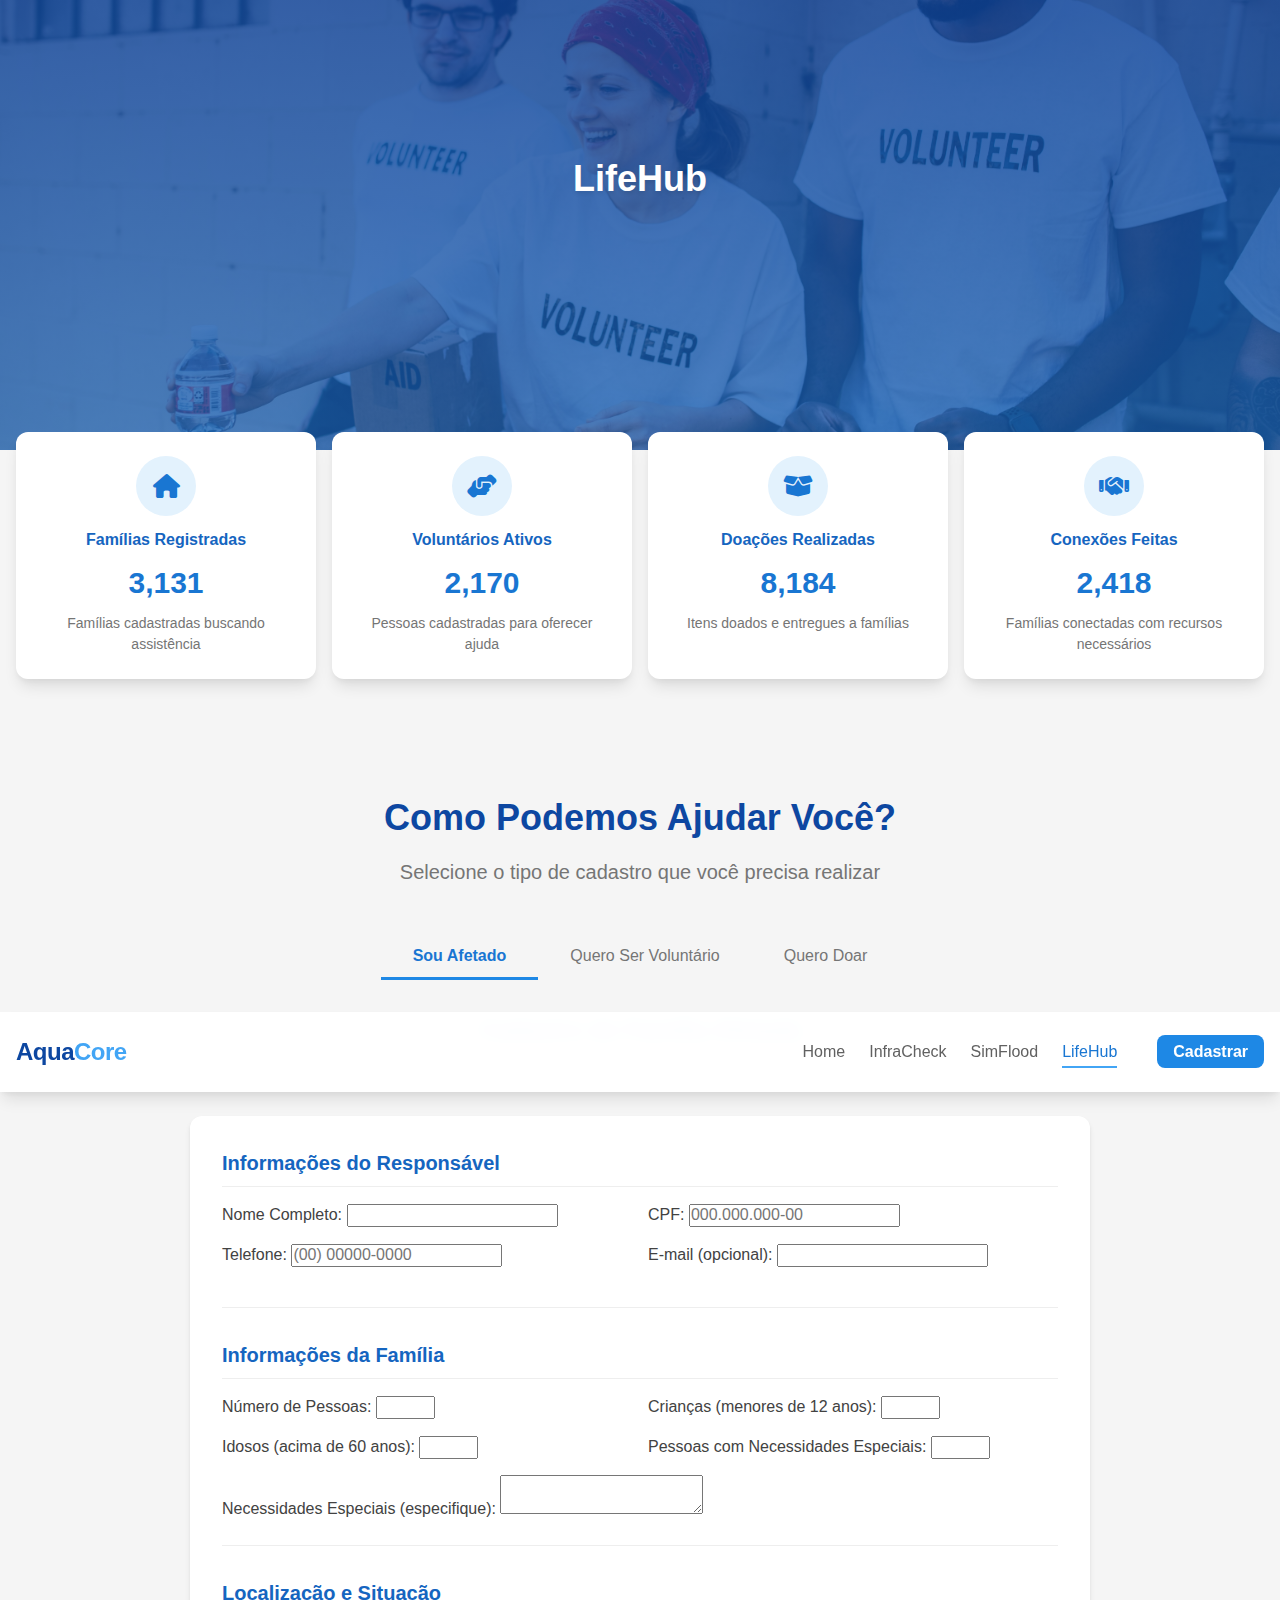
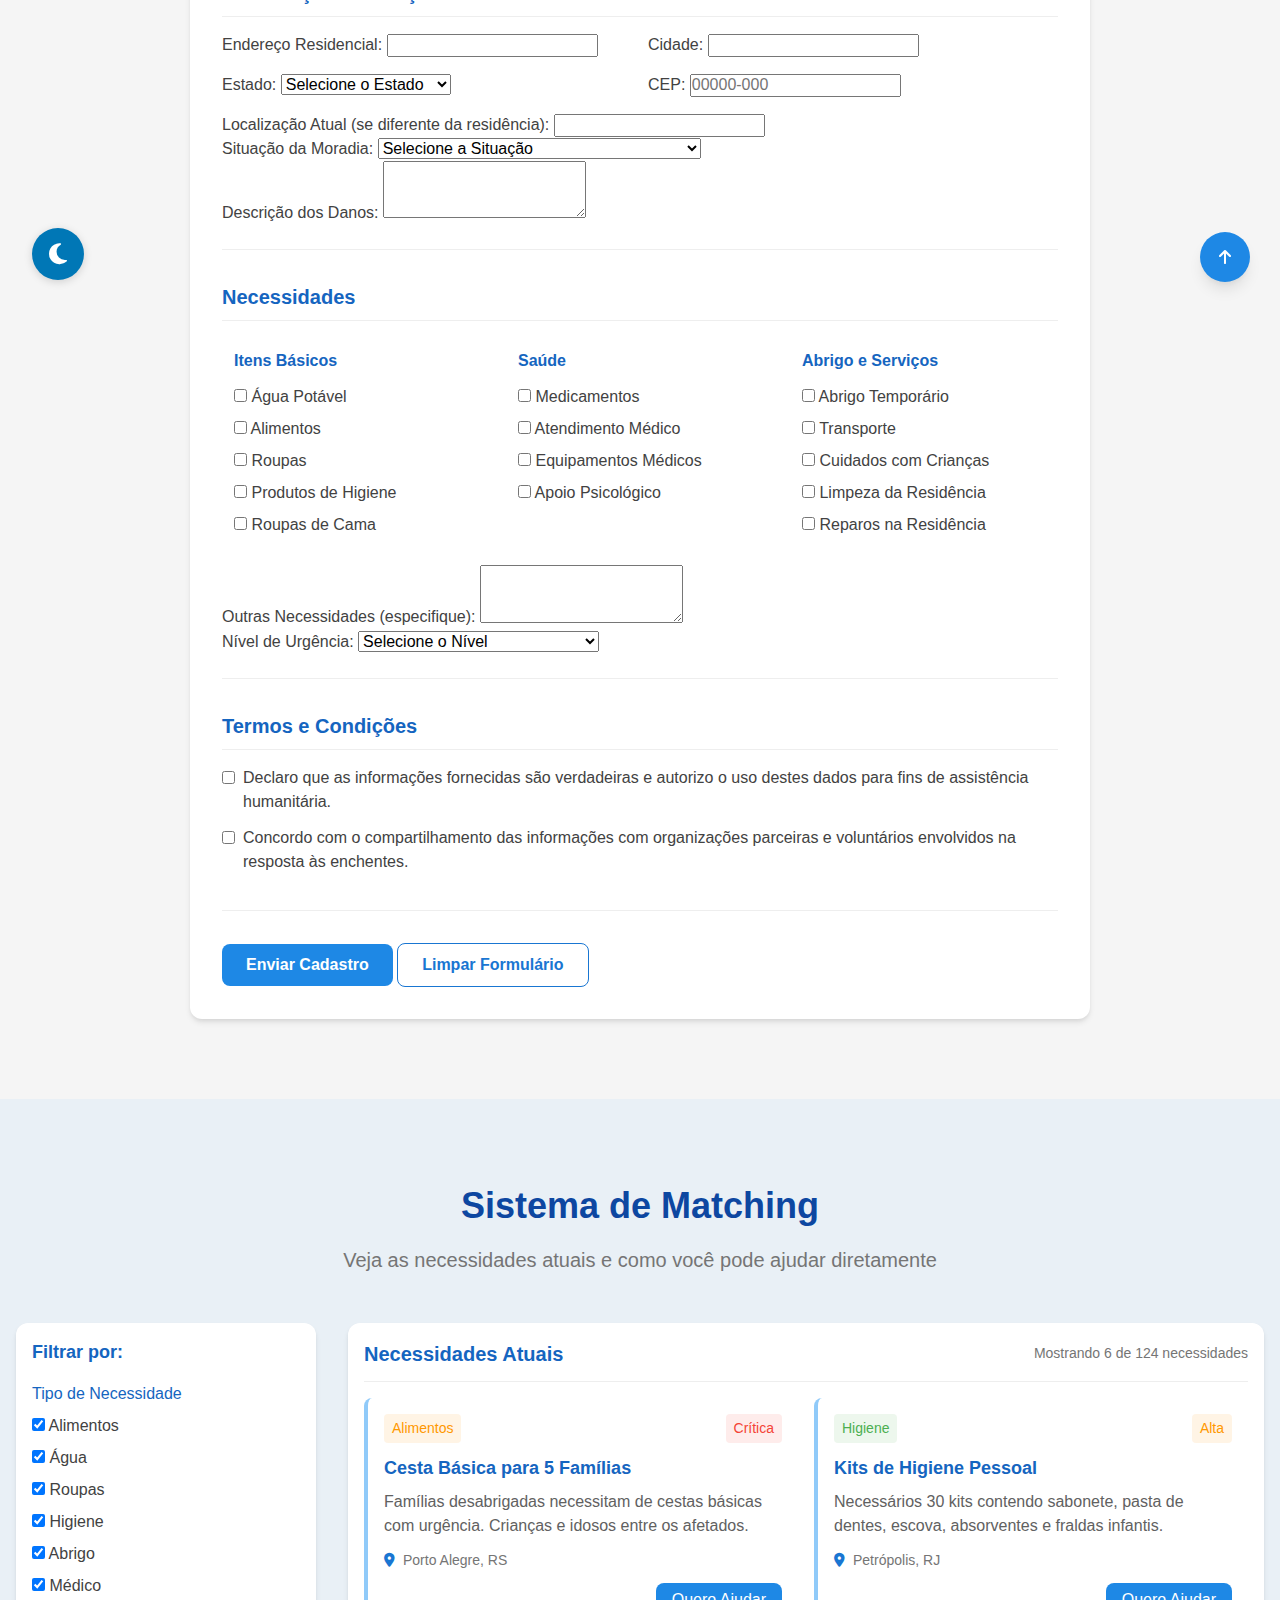
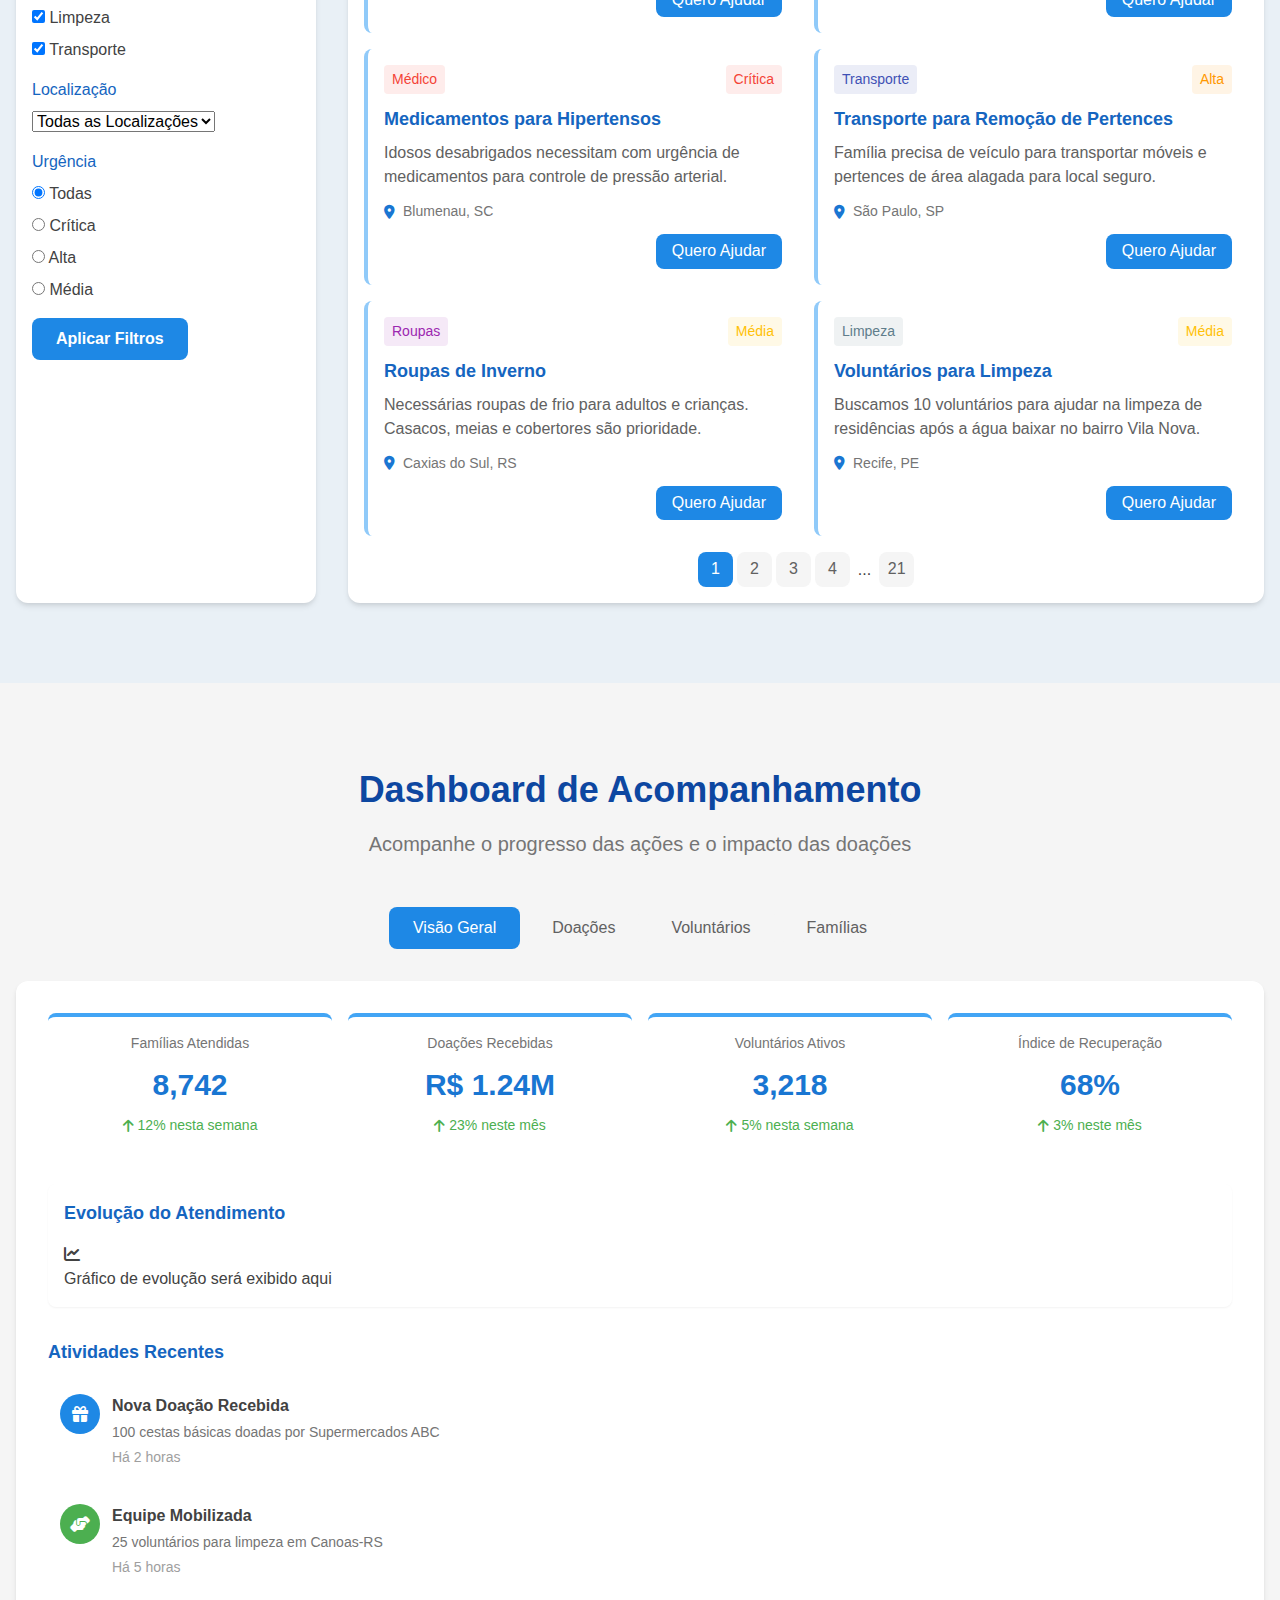
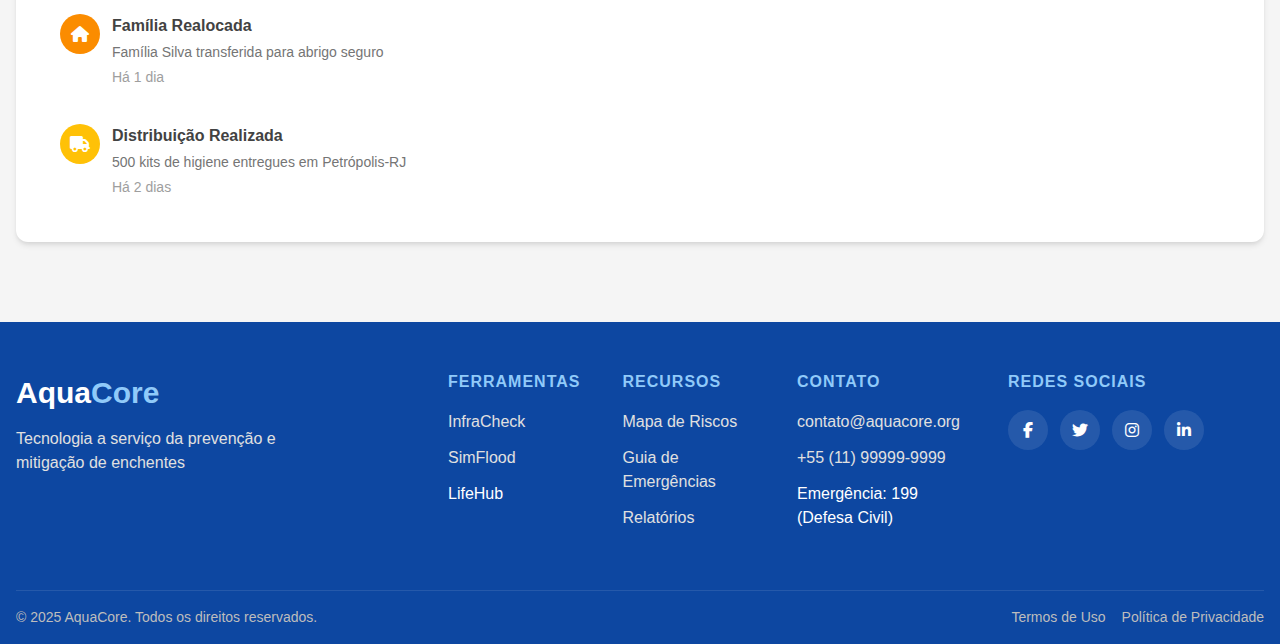
<file: lifehub.html>
<!DOCTYPE html>
<html lang="pt-BR">
<head>
  <meta charset="UTF-8">
  <meta name="viewport" content="width=device-width, initial-scale=1.0">
  <meta name="description" content="LifeHub - Conectando pessoas afetadas por enchentes a voluntários e recursos">
  <title>LifeHub | AquaCore</title>
  <link rel="stylesheet" href="css/style.css">
  <link rel="stylesheet" href="css/responsive.css">
  <link rel="stylesheet" href="css/lifehub.css">
  <link rel="stylesheet" href="https://cdnjs.cloudflare.com/ajax/libs/font-awesome/6.4.0/css/all.min.css">
</head>
<body class="page-lifehub">
  <!-- Cabeçalho com logo e navegação principal -->
  <header id="main-header">
    <div class="container">
      <div class="logo">
        <a href="index.html">
          <h1>Aqua<span>Core</span></h1>
        </a>
      </div>
      <nav>
        <button id="mobile-menu-btn" aria-label="Menu">
          <span></span>
          <span></span>
          <span></span>
        </button>
        <ul id="main-menu">
          <li><a href="index.html">Home</a></li>
          <li><a href="infracheck.html">InfraCheck</a></li>
          <li><a href="simflood.html">SimFlood</a></li>
          <li><a href="lifehub.html" class="active">LifeHub</a></li>
          <li class="cta-btn"><a href="#registration">Cadastrar</a></li>
        </ul>
      </nav>
    </div>
  </header>

  <main>
    <!-- Seção de destaque do LifeHub -->
    <section class="page-hero">
      <div class="overlay"></div>
      <div class="container">
        <div class="hero-content">
          <h2>LifeHub</h2>
          <p class="subtitle">Conectando pessoas afetadas, voluntários e recursos para minimizar o impacto das enchentes</p>
          <div class="hero-buttons">
            <a href="#affected" class="cta-button">Preciso de Ajuda</a>
            <a href="#volunteer" class="secondary-button">Quero Ajudar</a>
          </div>
        </div>
      </div>
    </section>

    <!-- Cartões informativos com estatísticas principais -->
    <section class="info-cards">
      <div class="container">
        <div class="card-grid">
          <div class="info-card">
            <div class="card-icon">
              <i class="fas fa-home"></i>
            </div>
            <h3>Famílias Registradas</h3>
            <div class="card-count" data-count="12548">0</div>
            <p>Famílias cadastradas buscando assistência</p>
          </div>
          <div class="info-card">
            <div class="card-icon">
              <i class="fas fa-hands-helping"></i>
            </div>
            <h3>Voluntários Ativos</h3>
            <div class="card-count" data-count="8725">0</div>
            <p>Pessoas cadastradas para oferecer ajuda</p>
          </div>
          <div class="info-card">
            <div class="card-icon">
              <i class="fas fa-box-open"></i>
            </div>
            <h3>Doações Realizadas</h3>
            <div class="card-count" data-count="32940">0</div>
            <p>Itens doados e entregues a famílias</p>
          </div>
          <div class="info-card">
            <div class="card-icon">
              <i class="fas fa-handshake"></i>
            </div>
            <h3>Conexões Feitas</h3>
            <div class="card-count" data-count="9632">0</div>
            <p>Famílias conectadas com recursos necessários</p>
          </div>
        </div>
      </div>
    </section>

    <!-- Área de cadastro para afetados, voluntários e doadores -->
    <section id="registration" class="section">
      <div class="container">
        <h2 class="section-title">Como Podemos Ajudar Você?</h2>
        <p class="section-description">Selecione o tipo de cadastro que você precisa realizar</p>
        <div class="registration-tabs">
          <button class="tab-button active" data-tab="affected" id="affected-tab">Sou Afetado</button>
          <button class="tab-button" data-tab="volunteer" id="volunteer-tab">Quero Ser Voluntário</button>
          <button class="tab-button" data-tab="donor" id="donor-tab">Quero Doar</button>
        </div>
        <div class="tab-content">
          <!-- Formulário para famílias afetadas -->
          <div id="affected" class="tab-pane active">
            <h3>Cadastro de Família Afetada</h3>
            <p class="tab-description">Forneça informações sobre sua situação para que possamos conectá-lo com os recursos apropriados</p>
            <form id="affected-form" class="registration-form">
              <div class="form-section">
                <h4>Informações do Responsável</h4>
                <div class="form-row">
                  <div class="form-group">
                    <label for="affected-name">Nome Completo:</label>
                    <input type="text" id="affected-name" name="affected-name" required>
                  </div>
                  <div class="form-group">
                    <label for="affected-cpf">CPF:</label>
                    <input type="text" id="affected-cpf" name="affected-cpf" placeholder="000.000.000-00" required>
                  </div>
                </div>
                <div class="form-row">
                  <div class="form-group">
                    <label for="affected-phone">Telefone:</label>
                    <input type="tel" id="affected-phone" name="affected-phone" placeholder="(00) 00000-0000" required>
                  </div>
                  <div class="form-group">
                    <label for="affected-email">E-mail (opcional):</label>
                    <input type="email" id="affected-email" name="affected-email">
                  </div>
                </div>
              </div>
              <div class="form-section">
                <h4>Informações da Família</h4>
                <div class="form-row">
                  <div class="form-group">
                    <label for="family-members">Número de Pessoas:</label>
                    <input type="number" id="family-members" name="family-members" min="1" max="20" required>
                  </div>
                  <div class="form-group">
                    <label for="children-count">Crianças (menores de 12 anos):</label>
                    <input type="number" id="children-count" name="children-count" min="0" max="15">
                  </div>
                </div>
                <div class="form-row">
                  <div class="form-group">
                    <label for="elderly-count">Idosos (acima de 60 anos):</label>
                    <input type="number" id="elderly-count" name="elderly-count" min="0" max="10">
                  </div>
                  <div class="form-group">
                    <label for="special-needs">Pessoas com Necessidades Especiais:</label>
                    <input type="number" id="special-needs" name="special-needs" min="0" max="10">
                  </div>
                </div>
                <div class="form-group">
                  <label>Necessidades Especiais (especifique):</label>
                  <textarea id="special-needs-details" name="special-needs-details" rows="2"></textarea>
                </div>
              </div>
              <div class="form-section">
                <h4>Localização e Situação</h4>
                <div class="form-row">
                  <div class="form-group">
                    <label for="affected-address">Endereço Residencial:</label>
                    <input type="text" id="affected-address" name="affected-address" required>
                  </div>
                  <div class="form-group">
                    <label for="affected-city">Cidade:</label>
                    <input type="text" id="affected-city" name="affected-city" required>
                  </div>
                </div>
                <div class="form-row">
                  <div class="form-group">
                    <label for="affected-state">Estado:</label>
                    <select id="affected-state" name="affected-state" required>
                      <option value="">Selecione o Estado</option>
                      <option value="AC">Acre</option>
                      <option value="AL">Alagoas</option>
                      <option value="AP">Amapá</option>
                      <option value="AM">Amazonas</option>
                      <option value="BA">Bahia</option>
                      <option value="CE">Ceará</option>
                      <option value="DF">Distrito Federal</option>
                      <option value="ES">Espírito Santo</option>
                      <option value="GO">Goiás</option>
                      <option value="MA">Maranhão</option>
                      <option value="MT">Mato Grosso</option>
                      <option value="MS">Mato Grosso do Sul</option>
                      <option value="MG">Minas Gerais</option>
                      <option value="PA">Pará</option>
                      <option value="PB">Paraíba</option>
                      <option value="PR">Paraná</option>
                      <option value="PE">Pernambuco</option>
                      <option value="PI">Piauí</option>
                      <option value="RJ">Rio de Janeiro</option>
                      <option value="RN">Rio Grande do Norte</option>
                      <option value="RS">Rio Grande do Sul</option>
                      <option value="RO">Rondônia</option>
                      <option value="RR">Roraima</option>
                      <option value="SC">Santa Catarina</option>
                      <option value="SP">São Paulo</option>
                      <option value="SE">Sergipe</option>
                      <option value="TO">Tocantins</option>
                    </select>
                  </div>
                  <div class="form-group">
                    <label for="affected-cep">CEP:</label>
                    <input type="text" id="affected-cep" name="affected-cep" placeholder="00000-000" required>
                  </div>
                </div>
                <div class="form-group">
                  <label for="current-location">Localização Atual (se diferente da residência):</label>
                  <input type="text" id="current-location" name="current-location">
                </div>
                <div class="form-group">
                  <label for="housing-status">Situação da Moradia:</label>
                  <select id="housing-status" name="housing-status" required>
                    <option value="">Selecione a Situação</option>
                    <option value="displaced">Desabrigado - Precisa de Abrigo</option>
                    <option value="damaged">Casa Danificada - Morando na Residência</option>
                    <option value="temporary">Morando em Acomodação Temporária</option>
                    <option value="relatives">Abrigado com Parentes/Amigos</option>
                    <option value="shelter">Em Abrigo Público</option>
                  </select>
                </div>
                <div class="form-group">
                  <label for="damage-description">Descrição dos Danos:</label>
                  <textarea id="damage-description" name="damage-description" rows="3" required></textarea>
                </div>
              </div>
              <div class="form-section">
                <h4>Necessidades</h4>
                <div class="needs-checklist">
                  <div class="need-category">
                    <h5>Itens Básicos</h5>
                    <div class="checkbox-group">
                      <label>
                        <input type="checkbox" name="needs" value="water">
                        <span>Água Potável</span>
                      </label>
                      <label>
                        <input type="checkbox" name="needs" value="food">
                        <span>Alimentos</span>
                      </label>
                      <label>
                        <input type="checkbox" name="needs" value="clothing">
                        <span>Roupas</span>
                      </label>
                      <label>
                        <input type="checkbox" name="needs" value="hygiene">
                        <span>Produtos de Higiene</span>
                      </label>
                      <label>
                        <input type="checkbox" name="needs" value="bedding">
                        <span>Roupas de Cama</span>
                      </label>
                    </div>
                  </div>
                  <div class="need-category">
                    <h5>Saúde</h5>
                    <div class="checkbox-group">
                      <label>
                        <input type="checkbox" name="needs" value="medication">
                        <span>Medicamentos</span>
                      </label>
                      <label>
                        <input type="checkbox" name="needs" value="medical-care">
                        <span>Atendimento Médico</span>
                      </label>
                      <label>
                        <input type="checkbox" name="needs" value="medical-equipment">
                        <span>Equipamentos Médicos</span>
                      </label>
                      <label>
                        <input type="checkbox" name="needs" value="mental-health">
                        <span>Apoio Psicológico</span>
                      </label>
                    </div>
                  </div>
                  <div class="need-category">
                    <h5>Abrigo e Serviços</h5>
                    <div class="checkbox-group">
                      <label>
                        <input type="checkbox" name="needs" value="shelter">
                        <span>Abrigo Temporário</span>
                      </label>
                      <label>
                        <input type="checkbox" name="needs" value="transportation">
                        <span>Transporte</span>
                      </label>
                      <label>
                        <input type="checkbox" name="needs" value="childcare">
                        <span>Cuidados com Crianças</span>
                      </label>
                      <label>
                        <input type="checkbox" name="needs" value="cleanup">
                        <span>Limpeza da Residência</span>
                      </label>
                      <label>
                        <input type="checkbox" name="needs" value="repair">
                        <span>Reparos na Residência</span>
                      </label>
                    </div>
                  </div>
                </div>
                <div class="form-group">
                  <label for="other-needs">Outras Necessidades (especifique):</label>
                  <textarea id="other-needs" name="other-needs" rows="3"></textarea>
                </div>
                <div class="form-group">
                  <label for="urgency-level">Nível de Urgência:</label>
                  <select id="urgency-level" name="urgency-level" required>
                    <option value="">Selecione o Nível</option>
                    <option value="critical">Crítico - Necessidade Imediata</option>
                    <option value="high">Alto - Nas Próximas 24 Horas</option>
                    <option value="medium">Médio - Nos Próximos Dias</option>
                    <option value="low">Baixo - Próximas Semanas</option>
                  </select>
                </div>
              </div>
              <div class="form-section">
                <h4>Termos e Condições</h4>
                <div class="checkbox-group">
                  <label class="checkbox-large">
                    <input type="checkbox" name="terms" required>
                    <span>Declaro que as informações fornecidas são verdadeiras e autorizo o uso destes dados para fins de assistência humanitária.</span>
                  </label>
                  <label class="checkbox-large">
                    <input type="checkbox" name="data-share" required>
                    <span>Concordo com o compartilhamento das informações com organizações parceiras e voluntários envolvidos na resposta às enchentes.</span>
                  </label>
                </div>
              </div>
              <div class="form-actions">
                <button type="submit" class="primary-button">Enviar Cadastro</button>
                <button type="reset" class="secondary-button">Limpar Formulário</button>
              </div>
            </form>
          </div>
          <!-- Formulário para voluntários -->
          <div id="volunteer" class="tab-pane">
            <h3>Cadastro de Voluntário</h3>
            <p class="tab-description">Registre-se para oferecer seu tempo e habilidades para ajudar pessoas afetadas por enchentes</p>
            <form id="volunteer-form" class="registration-form">
              <div class="form-section">
                <h4>Informações Pessoais</h4>
                <div class="form-row">
                  <div class="form-group">
                    <label for="volunteer-name">Nome Completo:</label>
                    <input type="text" id="volunteer-name" name="volunteer-name" required>
                  </div>
                  <div class="form-group">
                    <label for="volunteer-cpf">CPF:</label>
                    <input type="text" id="volunteer-cpf" name="volunteer-cpf" placeholder="000.000.000-00" required>
                  </div>
                </div>
                <div class="form-row">
                  <div class="form-group">
                    <label for="volunteer-phone">Telefone:</label>
                    <input type="tel" id="volunteer-phone" name="volunteer-phone" placeholder="(00) 00000-0000" required>
                  </div>
                  <div class="form-group">
                    <label for="volunteer-email">E-mail:</label>
                    <input type="email" id="volunteer-email" name="volunteer-email" required>
                  </div>
                </div>
                <div class="form-row">
                  <div class="form-group">
                    <label for="volunteer-birthdate">Data de Nascimento:</label>
                    <input type="date" id="volunteer-birthdate" name="volunteer-birthdate" required>
                  </div>
                  <div class="form-group">
                    <label for="volunteer-profession">Profissão:</label>
                    <input type="text" id="volunteer-profession" name="volunteer-profession">
                  </div>
                </div>
              </div>
              <div class="form-section">
                <h4>Localização</h4>
                <div class="form-row">
                  <div class="form-group">
                    <label for="volunteer-address">Endereço:</label>
                    <input type="text" id="volunteer-address" name="volunteer-address" required>
                  </div>
                  <div class="form-group">
                    <label for="volunteer-city">Cidade:</label>
                    <input type="text" id="volunteer-city" name="volunteer-city" required>
                  </div>
                </div>
                <div class="form-row">
                  <div class="form-group">
                    <label for="volunteer-state">Estado:</label>
                    <select id="volunteer-state" name="volunteer-state" required>
                      <option value="">Selecione o Estado</option>
                      <option value="AC">Acre</option>
                      <option value="AL">Alagoas</option>
                      <option value="AP">Amapá</option>
                      <option value="AM">Amazonas</option>
                      <option value="BA">Bahia</option>
                      <option value="CE">Ceará</option>
                      <option value="DF">Distrito Federal</option>
                      <option value="ES">Espírito Santo</option>
                      <option value="GO">Goiás</option>
                      <option value="MA">Maranhão</option>
                      <option value="MT">Mato Grosso</option>
                      <option value="MS">Mato Grosso do Sul</option>
                      <option value="MG">Minas Gerais</option>
                      <option value="PA">Pará</option>
                      <option value="PB">Paraíba</option>
                      <option value="PR">Paraná</option>
                      <option value="PE">Pernambuco</option>
                      <option value="PI">Piauí</option>
                      <option value="RJ">Rio de Janeiro</option>
                      <option value="RN">Rio Grande do Norte</option>
                      <option value="RS">Rio Grande do Sul</option>
                      <option value="RO">Rondônia</option>
                      <option value="RR">Roraima</option>
                      <option value="SC">Santa Catarina</option>
                      <option value="SP">São Paulo</option>
                      <option value="SE">Sergipe</option>
                      <option value="TO">Tocantins</option>
                    </select>
                  </div>
                  <div class="form-group">
                    <label for="volunteer-cep">CEP:</label>
                    <input type="text" id="volunteer-cep" name="volunteer-cep" placeholder="00000-000" required>
                  </div>
                </div>
                <div class="form-group">
                  <label for="volunteer-travel">Disponibilidade para Deslocamento:</label>
                  <select id="volunteer-travel" name="volunteer-travel" required>
                    <option value="">Selecione</option>
                    <option value="local">Apenas na minha cidade</option>
                    <option value="regional">Região metropolitana</option>
                    <option value="state">Todo o estado</option>
                    <option value="national">Qualquer lugar do país</option>
                  </select>
                </div>
              </div>
              <div class="form-section">
                <h4>Habilidades e Disponibilidade</h4>
                <div class="form-group">
                  <label>Áreas de Atuação:</label>
                  <div class="checkbox-group skills-grid">
                    <label>
                      <input type="checkbox" name="skills" value="rescue">
                      <span>Resgate</span>
                    </label>
                    <label>
                      <input type="checkbox" name="skills" value="medical">
                      <span>Assistência Médica</span>
                    </label>
                    <label>
                      <input type="checkbox" name="skills" value="psychological">
                      <span>Apoio Psicológico</span>
                    </label>
                    <label>
                      <input type="checkbox" name="skills" value="logistics">
                      <span>Logística</span>
                    </label>
                    <label>
                      <input type="checkbox" name="skills" value="construction">
                      <span>Construção/Reparos</span>
                    </label>
                    <label>
                      <input type="checkbox" name="skills" value="transportation">
                      <span>Transporte</span>
                    </label>
                    <label>
                      <input type="checkbox" name="skills" value="cooking">
                      <span>Preparação de Alimentos</span>
                    </label>
                    <label>
                      <input type="checkbox" name="skills" value="childcare">
                      <span>Cuidado com Crianças</span>
                    </label>
                    <label>
                      <input type="checkbox" name="skills" value="eldercare">
                      <span>Cuidado com Idosos</span>
                    </label>
                    <label>
                      <input type="checkbox" name="skills" value="cleaning">
                      <span>Limpeza</span>
                    </label>
                    <label>
                      <input type="checkbox" name="skills" value="coordination">
                      <span>Coordenação</span>
                    </label>
                    <label>
                      <input type="checkbox" name="skills" value="communication">
                      <span>Comunicação</span>
                    </label>
                  </div>
                </div>
                <div class="form-group">
                  <label for="other-skills">Outras Habilidades:</label>
                  <textarea id="other-skills" name="other-skills" rows="2"></textarea>
                </div>
                <div class="form-group">
                  <label for="languages">Idiomas Falados:</label>
                  <input type="text" id="languages" name="languages" placeholder="Ex: Português, Inglês, Espanhol">
                </div>
                <div class="form-group">
                  <label for="certifications">Certificações Relevantes:</label>
                  <textarea id="certifications" name="certifications" rows="2" placeholder="Ex: Primeiros Socorros, Bombeiro Civil, etc."></textarea>
                </div>
                <div class="form-group">
                  <label>Disponibilidade de Tempo:</label>
                  <div class="time-availability">
                    <div class="availability-row header">
                      <div class="day-column"></div>
                      <div class="period-column">Manhã</div>
                      <div class="period-column">Tarde</div>
                      <div class="period-column">Noite</div>
                    </div>
                    <div class="availability-row">
                      <div class="day-column">Segunda</div>
                      <div class="period-column">
                        <input type="checkbox" name="availability" value="monday-morning">
                      </div>
                      <div class="period-column">
                        <input type="checkbox" name="availability" value="monday-afternoon">
                      </div>
                      <div class="period-column">
                        <input type="checkbox" name="availability" value="monday-night">
                      </div>
                    </div>
                    <div class="availability-row">
                      <div class="day-column">Terça</div>
                      <div class="period-column">
                        <input type="checkbox" name="availability" value="tuesday-morning">
                      </div>
                      <div class="period-column">
                        <input type="checkbox" name="availability" value="tuesday-afternoon">
                      </div>
                      <div class="period-column">
                        <input type="checkbox" name="availability" value="tuesday-night">
                      </div>
                    </div>
                    <div class="availability-row">
                      <div class="day-column">Quarta</div>
                      <div class="period-column">
                        <input type="checkbox" name="availability" value="wednesday-morning">
                      </div>
                      <div class="period-column">
                        <input type="checkbox" name="availability" value="wednesday-afternoon">
                      </div>
                      <div class="period-column">
                        <input type="checkbox" name="availability" value="wednesday-night">
                      </div>
                    </div>
                    <div class="availability-row">
                      <div class="day-column">Quinta</div>
                      <div class="period-column">
                        <input type="checkbox" name="availability" value="thursday-morning">
                      </div>
                      <div class="period-column">
                        <input type="checkbox" name="availability" value="thursday-afternoon">
                      </div>
                      <div class="period-column">
                        <input type="checkbox" name="availability" value="thursday-night">
                      </div>
                    </div>
                    <div class="availability-row">
                      <div class="day-column">Sexta</div>
                      <div class="period-column">
                        <input type="checkbox" name="availability" value="friday-morning">
                      </div>
                      <div class="period-column">
                        <input type="checkbox" name="availability" value="friday-afternoon">
                      </div>
                      <div class="period-column">
                        <input type="checkbox" name="availability" value="friday-night">
                      </div>
                    </div>
                    <div class="availability-row">
                      <div class="day-column">Sábado</div>
                      <div class="period-column">
                        <input type="checkbox" name="availability" value="saturday-morning">
                      </div>
                      <div class="period-column">
                        <input type="checkbox" name="availability" value="saturday-afternoon">
                      </div>
                      <div class="period-column">
                        <input type="checkbox" name="availability" value="saturday-night">
                      </div>
                    </div>
                    <div class="availability-row">
                      <div class="day-column">Domingo</div>
                      <div class="period-column">
                        <input type="checkbox" name="availability" value="sunday-morning">
                      </div>
                      <div class="period-column">
                        <input type="checkbox" name="availability" value="sunday-afternoon">
                      </div>
                      <div class="period-column">
                        <input type="checkbox" name="availability" value="sunday-night">
                      </div>
                    </div>
                  </div>
                </div>
                <div class="form-group">
                  <label for="emergency-availability">Disponibilidade para Emergências:</label>
                  <select id="emergency-availability" name="emergency-availability" required>
                    <option value="">Selecione</option>
                    <option value="anytime">Disponível a qualquer momento</option>
                    <option value="limited">Disponível com restrições</option>
                    <option value="scheduled">Apenas nos horários marcados</option>
                  </select>
                </div>
              </div>
              <div class="form-section">
                <h4>Experiência e Verificação</h4>
                <div class="form-group">
                  <label for="volunteer-experience">Experiência Prévia:</label>
                  <textarea id="volunteer-experience" name="volunteer-experience" rows="3" placeholder="Descreva suas experiências anteriores como voluntário, especialmente em situações de emergência."></textarea>
                </div>
                <div class="form-group">
                  <label for="references">Referências (opcional):</label>
                  <textarea id="references" name="references" rows="2" placeholder="Nome, relação e contato de pessoas que possam atestar sua experiência."></textarea>
                </div>
                <div class="form-group">
                  <label for="volunteer-motivation">Motivação:</label>
                  <textarea id="volunteer-motivation" name="volunteer-motivation" rows="3" placeholder="Por que você deseja ser voluntário?" required></textarea>
                </div>
              </div>
              <div class="form-section">
                <h4>Termos e Condições</h4>
                <div class="checkbox-group">
                  <label class="checkbox-large">
                    <input type="checkbox" name="volunteer-terms" required>
                    <span>Declaro que as informações fornecidas são verdadeiras e autorizo a verificação dos dados apresentados.</span>
                  </label>
                  <label class="checkbox-large">
                    <input type="checkbox" name="safety-terms" required>
                    <span>Entendo os riscos envolvidos em atividades de resposta a enchentes e me comprometo a seguir os protocolos de segurança.</span>
                  </label>
                  <label class="checkbox-large">
                    <input type="checkbox" name="conduct-terms" required>
                    <span>Concordo em seguir o código de conduta para voluntários e respeitar a dignidade e privacidade das pessoas afetadas.</span>
                  </label>
                </div>
              </div>
              <div class="form-actions">
                <button type="submit" class="primary-button">Enviar Cadastro</button>
                <button type="reset" class="secondary-button">Limpar Formulário</button>
              </div>
            </form>
          </div>
          <!-- Formulário para doadores -->
          <div id="donor" class="tab-pane">
            <h3>Cadastro de Doador</h3>
            <p class="tab-description">Registre-se para doar recursos e acompanhar o impacto de suas contribuições</p>
            <form id="donor-form" class="registration-form">
              <div class="form-section">
                <h4>Informações do Doador</h4>
                <div class="donor-type-selector">
                  <label>
                    <input type="radio" name="donor-type" value="individual" checked>
                    <span>Pessoa Física</span>
                  </label>
                  <label>
                    <input type="radio" name="donor-type" value="company">
                    <span>Pessoa Jurídica</span>
                  </label>
                  <label>
                    <input type="radio" name="donor-type" value="anonymous">
                    <span>Anônimo</span>
                  </label>
                </div>
                <div id="individual-fields">
                  <div class="form-row">
                    <div class="form-group">
                      <label for="donor-name">Nome Completo:</label>
                      <input type="text" id="donor-name" name="donor-name">
                    </div>
                    <div class="form-group">
                      <label for="donor-cpf">CPF:</label>
                      <input type="text" id="donor-cpf" name="donor-cpf" placeholder="000.000.000-00">
                    </div>
                  </div>
                </div>
                <div id="company-fields" style="display: none;">
                  <div class="form-row">
                    <div class="form-group">
                      <label for="company-name">Nome da Empresa:</label>
                      <input type="text" id="company-name" name="company-name">
                    </div>
                    <div class="form-group">
                      <label for="company-cnpj">CNPJ:</label>
                      <input type="text" id="company-cnpj" name="company-cnpj" placeholder="00.000.000/0000-00">
                    </div>
                  </div>
                </div>
                <div class="form-row">
                  <div class="form-group">
                    <label for="donor-phone">Telefone:</label>
                    <input type="tel" id="donor-phone" name="donor-phone" placeholder="(00) 00000-0000">
                  </div>
                  <div class="form-group">
                    <label for="donor-email">E-mail:</label>
                    <input type="email" id="donor-email" name="donor-email">
                  </div>
                </div>
              </div>
              <div class="form-section">
                <h4>Tipo de Doação</h4>
                <div class="donation-type-selector">
                  <button type="button" class="donation-type-btn active" data-type="items">
                    <i class="fas fa-box"></i>
                    <span>Itens</span>
                  </button>
                  <button type="button" class="donation-type-btn" data-type="money">
                    <i class="fas fa-money-bill-wave"></i>
                    <span>Dinheiro</span>
                  </button>
                  <button type="button" class="donation-type-btn" data-type="services">
                    <i class="fas fa-tools"></i>
                    <span>Serviços</span>
                  </button>
                </div>
                <div id="items-donation" class="donation-details">
                  <div class="form-group">
                    <label>Categorias de Itens:</label>
                    <div class="checkbox-group items-grid">
                      <label>
                        <input type="checkbox" name="item-categories" value="food">
                        <span>Alimentos</span>
                      </label>
                      <label>
                        <input type="checkbox" name="item-categories" value="water">
                        <span>Água</span>
                      </label>
                      <label>
                        <input type="checkbox" name="item-categories" value="clothing">
                        <span>Roupas</span>
                      </label>
                      <label>
                        <input type="checkbox" name="item-categories" value="hygiene">
                        <span>Higiene</span>
                      </label>
                      <label>
                        <input type="checkbox" name="item-categories" value="cleaning">
                        <span>Limpeza</span>
                      </label>
                      <label>
                        <input type="checkbox" name="item-categories" value="bedding">
                        <span>Cama/Banho</span>
                      </label>
                      <label>
                        <input type="checkbox" name="item-categories" value="medicine">
                        <span>Medicamentos</span>
                      </label>
                      <label>
                        <input type="checkbox" name="item-categories" value="appliances">
                        <span>Eletrodomésticos</span>
                      </label>
                      <label>
                        <input type="checkbox" name="item-categories" value="furniture">
                        <span>Móveis</span>
                      </label>
                      <label>
                        <input type="checkbox" name="item-categories" value="tools">
                        <span>Ferramentas</span>
                      </label>
                      <label>
                        <input type="checkbox" name="item-categories" value="equipment">
                        <span>Equipamentos</span>
                      </label>
                      <label>
                        <input type="checkbox" name="item-categories" value="other">
                        <span>Outros</span>
                      </label>
                    </div>
                  </div>
                  <div class="form-group">
                    <label for="items-description">Descrição dos Itens:</label>
                    <textarea id="items-description" name="items-description" rows="3" placeholder="Descreva em detalhes os itens que você deseja doar, incluindo quantidades e condições."></textarea>
                  </div>
                  <div class="form-row">
                    <div class="form-group">
                      <label for="items-condition">Condição dos Itens:</label>
                      <select id="items-condition" name="items-condition">
                        <option value="">Selecione</option>
                        <option value="new">Novos</option>
                        <option value="like-new">Seminovos</option>
                        <option value="used">Usados em bom estado</option>
                        <option value="mixed">Condições variadas</option>
                      </select>
                    </div>
                    <div class="form-group">
                      <label for="estimated-value">Valor Estimado (opcional):</label>
                      <input type="text" id="estimated-value" name="estimated-value" placeholder="R$">
                    </div>
                  </div>
                </div>
                <div id="money-donation" class="donation-details" style="display: none;">
                  <div class="form-row">
                    <div class="form-group">
                      <label for="donation-amount">Valor da Doação:</label>
                      <div class="money-input">
                        <span class="currency-symbol">R$</span>
                        <input type="text" id="donation-amount" name="donation-amount" placeholder="0,00">
                      </div>
                    </div>
                    <div class="form-group">
                      <label for="donation-frequency">Frequência:</label>
                      <select id="donation-frequency" name="donation-frequency">
                        <option value="once">Única</option>
                        <option value="monthly">Mensal</option>
                        <option value="quarterly">Trimestral</option>
                        <option value="annual">Anual</option>
                      </select>
                    </div>
                  </div>
                  <div class="form-group">
                    <label>Método de Pagamento:</label>
                    <div class="payment-methods">
                      <label>
                        <input type="radio" name="payment-method" value="pix" checked>
                        <span><i class="fas fa-qrcode"></i> PIX</span>
                      </label>
                      <label>
                        <input type="radio" name="payment-method" value="credit-card">
                        <span><i class="fas fa-credit-card"></i> Cartão de Crédito</span>
                      </label>
                      <label>
                        <input type="radio" name="payment-method" value="bank-transfer">
                        <span><i class="fas fa-university"></i> Transferência Bancária</span>
                      </label>
                      <label>
                        <input type="radio" name="payment-method" value="boleto">
                        <span><i class="fas fa-barcode"></i> Boleto</span>
                      </label>
                    </div>
                  </div>
                  <div class="form-group">
                    <label for="donation-allocation">Destinação da Doação (opcional):</label>
                    <select id="donation-allocation" name="donation-allocation">
                      <option value="general">Fundo Geral</option>
                      <option value="food">Alimentação</option>
                      <option value="shelter">Abrigo</option>
                      <option value="medical">Assistência Médica</option>
                      <option value="reconstruction">Reconstrução</option>
                      <option value="education">Educação</option>
                    </select>
                  </div>
                </div>
                <div id="services-donation" class="donation-details" style="display: none;">
                  <div class="form-group">
                    <label for="service-type">Tipo de Serviço:</label>
                    <select id="service-type" name="service-type">
                      <option value="">Selecione</option>
                      <option value="transportation">Transporte/Logística</option>
                      <option value="construction">Construção/Reforma</option>
                      <option value="medical">Serviços Médicos</option>
                      <option value="legal">Assessoria Jurídica</option>
                      <option value="technical">Assistência Técnica</option>
                      <option value="education">Educação/Treinamento</option>
                      <option value="communication">Comunicação</option>
                      <option value="other">Outro</option>
                    </select>
                  </div>
                  <div class="form-group">
                    <label for="service-description">Descrição do Serviço:</label>
                    <textarea id="service-description" name="service-description" rows="3" placeholder="Descreva em detalhes o serviço que você pode oferecer, incluindo capacidade, duração e limitações."></textarea>
                  </div>
                  <div class="form-row">
                    <div class="form-group">
                      <label for="service-start">Disponível a partir de:</label>
                      <input type="date" id="service-start" name="service-start">
                    </div>
                    <div class="form-group">
                      <label for="service-duration">Duração Estimada:</label>
                      <select id="service-duration" name="service-duration">
                        <option value="">Selecione</option>
                        <option value="days">Dias</option>
                        <option value="weeks">Semanas</option>
                        <option value="months">Meses</option>
                        <option value="ongoing">Contínuo</option>
                      </select>
                    </div>
                  </div>
                </div>
              </div>
              <div class="form-section">
                <h4>Logística</h4>
                <div class="form-group">
                  <label>Método de Entrega (para doações de itens):</label>
                  <div class="radio-group">
                    <label>
                      <input type="radio" name="delivery-method" value="dropoff" checked>
                      <span>Entrega em Ponto de Coleta</span>
                    </label>
                    <label>
                      <input type="radio" name="delivery-method" value="pickup">
                      <span>Solicitar Coleta</span>
                    </label>
                    <label>
                      <input type="radio" name="delivery-method" value="direct">
                      <span>Entrega Direta ao Beneficiário</span>
                    </label>
                  </div>
                </div>
                <div id="pickup-details" style="display: none;">
                  <div class="form-row">
                    <div class="form-group">
                      <label for="pickup-address">Endereço para Coleta:</label>
                      <input type="text" id="pickup-address" name="pickup-address">
                    </div>
                    <div class="form-group">
                      <label for="pickup-date">Data Preferencial:</label>
                      <input type="date" id="pickup-date" name="pickup-date">
                    </div>
                  </div>
                  <div class="form-row">
                    <div class="form-group">
                      <label for="pickup-time">Horário Preferencial:</label>
                      <select id="pickup-time" name="pickup-time">
                        <option value="morning">Manhã (8h-12h)</option>
                        <option value="afternoon">Tarde (13h-18h)</option>
                        <option value="evening">Noite (19h-21h)</option>
                      </select>
                    </div>
                    <div class="form-group">
                      <label for="pickup-notes">Observações para Coleta:</label>
                      <input type="text" id="pickup-notes" name="pickup-notes" placeholder="Ex: Interfone, referências, etc.">
                    </div>
                  </div>
                </div>
                <div class="form-group">
                  <label for="geographic-preference">Preferência Geográfica (opcional):</label>
                  <select id="geographic-preference" name="geographic-preference">
                    <option value="any">Qualquer região afetada</option>
                    <option value="local">Apenas na minha cidade</option>
                    <option value="state">Apenas no meu estado</option>
                    <option value="specific">Região específica</option>
                  </select>
                </div>
                <div id="specific-region" style="display: none;">
                  <div class="form-group">
                    <label for="specific-location">Especifique a Região:</label>
                    <input type="text" id="specific-location" name="specific-location" placeholder="Cidade, bairro ou região específica">
                  </div>
                </div>
              </div>
              <div class="form-section">
                <h4>Termos e Condições</h4>
                <div class="checkbox-group">
                  <label class="checkbox-large">
                    <input type="checkbox" name="donor-terms" required>
                    <span>Declaro que as informações fornecidas são verdadeiras e que os itens doados estão em condições adequadas para uso.</span>
                  </label>
                  <label class="checkbox-large">
                    <input type="checkbox" name="tax-receipt">
                    <span>Desejo receber comprovante para fins de dedução fiscal (quando aplicável).</span>
                  </label>
                  <label class="checkbox-large">
                    <input type="checkbox" name="updates">
                    <span>Desejo receber atualizações sobre o uso e impacto da minha doação.</span>
                  </label>
                </div>
              </div>
              <div class="form-actions">
                <button type="submit" class="primary-button">Finalizar Doação</button>
                <button type="reset" class="secondary-button">Limpar Formulário</button>
              </div>
            </form>
          </div>
        </div>
      </div>
    </section>

    <!-- Seção de matching de necessidades e recursos -->
    <section id="resource-matching" class="section alt-bg">
      <div class="container">
        <h2 class="section-title">Sistema de Matching</h2>
        <p class="section-description">Veja as necessidades atuais e como você pode ajudar diretamente</p>
        <div class="matching-grid">
          <div class="matching-filters">
            <div class="filter-section">
              <h3>Filtrar por:</h3>
              <div class="filter-group">
                <h4>Tipo de Necessidade</h4>
                <div class="checkbox-group">
                  <label>
                    <input type="checkbox" name="need-type" value="food" checked>
                    <span>Alimentos</span>
                  </label>
                  <label>
                    <input type="checkbox" name="need-type" value="water" checked>
                    <span>Água</span>
                  </label>
                  <label>
                    <input type="checkbox" name="need-type" value="clothing" checked>
                    <span>Roupas</span>
                  </label>
                  <label>
                    <input type="checkbox" name="need-type" value="hygiene" checked>
                    <span>Higiene</span>
                  </label>
                  <label>
                    <input type="checkbox" name="need-type" value="shelter" checked>
                    <span>Abrigo</span>
                  </label>
                  <label>
                    <input type="checkbox" name="need-type" value="medical" checked>
                    <span>Médico</span>
                  </label>
                  <label>
                    <input type="checkbox" name="need-type" value="cleanup" checked>
                    <span>Limpeza</span>
                  </label>
                  <label>
                    <input type="checkbox" name="need-type" value="transport" checked>
                    <span>Transporte</span>
                  </label>
                </div>
              </div>
              <div class="filter-group">
                <h4>Localização</h4>
                <select id="location-filter">
                  <option value="all">Todas as Localizações</option>
                  <option value="north">Região Norte</option>
                  <option value="northeast">Região Nordeste</option>
                  <option value="midwest">Região Centro-Oeste</option>
                  <option value="southeast">Região Sudeste</option>
                  <option value="south">Região Sul</option>
                </select>
              </div>
              <div class="filter-group">
                <h4>Urgência</h4>
                <div class="radio-group">
                  <label>
                    <input type="radio" name="urgency-filter" value="all" checked>
                    <span>Todas</span>
                  </label>
                  <label>
                    <input type="radio" name="urgency-filter" value="critical">
                    <span>Crítica</span>
                  </label>
                  <label>
                    <input type="radio" name="urgency-filter" value="high">
                    <span>Alta</span>
                  </label>
                  <label>
                    <input type="radio" name="urgency-filter" value="medium">
                    <span>Média</span>
                  </label>
                </div>
              </div>
            </div>
            <button id="apply-filters" class="primary-button">Aplicar Filtros</button>
          </div>
          <div class="matching-results">
            <div class="results-header">
              <h3>Necessidades Atuais</h3>
              <div class="results-count">Mostrando <span id="shown-count">6</span> de <span id="total-count">124</span> necessidades</div>
            </div>
            <div class="needs-list">
              <div class="need-card">
                <div class="need-header">
                  <span class="need-type food">Alimentos</span>
                  <span class="need-urgency critical">Crítica</span>
                </div>
                <h4 class="need-title">Cesta Básica para 5 Famílias</h4>
                <p class="need-description">Famílias desabrigadas necessitam de cestas básicas com urgência. Crianças e idosos entre os afetados.</p>
                <div class="need-location">
                  <i class="fas fa-map-marker-alt"></i>
                  <span>Porto Alegre, RS</span>
                </div>
                <div class="need-footer">
                  <button class="help-button">Quero Ajudar</button>
                </div>
              </div>
              <div class="need-card">
                <div class="need-header">
                  <span class="need-type hygiene">Higiene</span>
                  <span class="need-urgency high">Alta</span>
                </div>
                <h4 class="need-title">Kits de Higiene Pessoal</h4>
                <p class="need-description">Necessários 30 kits contendo sabonete, pasta de dentes, escova, absorventes e fraldas infantis.</p>
                <div class="need-location">
                  <i class="fas fa-map-marker-alt"></i>
                  <span>Petrópolis, RJ</span>
                </div>
                <div class="need-footer">
                  <button class="help-button">Quero Ajudar</button>
                </div>
              </div>
              <div class="need-card">
                <div class="need-header">
                  <span class="need-type medical">Médico</span>
                  <span class="need-urgency critical">Crítica</span>
                </div>
                <h4 class="need-title">Medicamentos para Hipertensos</h4>
                <p class="need-description">Idosos desabrigados necessitam com urgência de medicamentos para controle de pressão arterial.</p>
                <div class="need-location">
                  <i class="fas fa-map-marker-alt"></i>
                  <span>Blumenau, SC</span>
                </div>
                <div class="need-footer">
                  <button class="help-button">Quero Ajudar</button>
                </div>
              </div>
              <div class="need-card">
                <div class="need-header">
                  <span class="need-type transport">Transporte</span>
                  <span class="need-urgency high">Alta</span>
                </div>
                <h4 class="need-title">Transporte para Remoção de Pertences</h4>
                <p class="need-description">Família precisa de veículo para transportar móveis e pertences de área alagada para local seguro.</p>
                <div class="need-location">
                  <i class="fas fa-map-marker-alt"></i>
                  <span>São Paulo, SP</span>
                </div>
                <div class="need-footer">
                  <button class="help-button">Quero Ajudar</button>
                </div>
              </div>
              <div class="need-card">
                <div class="need-header">
                  <span class="need-type clothing">Roupas</span>
                  <span class="need-urgency medium">Média</span>
                </div>
                <h4 class="need-title">Roupas de Inverno</h4>
                <p class="need-description">Necessárias roupas de frio para adultos e crianças. Casacos, meias e cobertores são prioridade.</p>
                <div class="need-location">
                  <i class="fas fa-map-marker-alt"></i>
                  <span>Caxias do Sul, RS</span>
                </div>
                <div class="need-footer">
                  <button class="help-button">Quero Ajudar</button>
                </div>
              </div>
              <div class="need-card">
                <div class="need-header">
                  <span class="need-type cleanup">Limpeza</span>
                  <span class="need-urgency medium">Média</span>
                </div>
                <h4 class="need-title">Voluntários para Limpeza</h4>
                <p class="need-description">Buscamos 10 voluntários para ajudar na limpeza de residências após a água baixar no bairro Vila Nova.</p>
                <div class="need-location">
                  <i class="fas fa-map-marker-alt"></i>
                  <span>Recife, PE</span>
                </div>
                <div class="need-footer">
                  <button class="help-button">Quero Ajudar</button>
                </div>
              </div>
            </div>
            <div class="pagination">
              <button class="pagination-btn active">1</button>
              <button class="pagination-btn">2</button>
              <button class="pagination-btn">3</button>
              <button class="pagination-btn">4</button>
              <span class="pagination-ellipsis">...</span>
              <button class="pagination-btn">21</button>
            </div>
          </div>
        </div>
      </div>
    </section>

    <!-- Painel de acompanhamento e métricas -->
    <section id="dashboard" class="section">
      <div class="container">
        <h2 class="section-title">Dashboard de Acompanhamento</h2>
        <p class="section-description">Acompanhe o progresso das ações e o impacto das doações</p>
        <div class="dashboard-tabs">
          <button class="dash-tab active" data-tab="overview">Visão Geral</button>
          <button class="dash-tab" data-tab="donations">Doações</button>
          <button class="dash-tab" data-tab="volunteers">Voluntários</button>
          <button class="dash-tab" data-tab="families">Famílias</button>
        </div>
        <div class="dashboard-content">
          <div id="overview-tab" class="dash-pane active">
            <div class="overview-metrics">
              <div class="metric-card">
                <div class="metric-title">Famílias Atendidas</div>
                <div class="metric-value">8,742</div>
                <div class="metric-trend positive">
                  <i class="fas fa-arrow-up"></i>
                  <span>12% nesta semana</span>
                </div>
              </div>
              <div class="metric-card">
                <div class="metric-title">Doações Recebidas</div>
                <div class="metric-value">R$ 1.24M</div>
                <div class="metric-trend positive">
                  <i class="fas fa-arrow-up"></i>
                  <span>23% neste mês</span>
                </div>
              </div>
              <div class="metric-card">
                <div class="metric-title">Voluntários Ativos</div>
                <div class="metric-value">3,218</div>
                <div class="metric-trend positive">
                  <i class="fas fa-arrow-up"></i>
                  <span>5% nesta semana</span>
                </div>
              </div>
              <div class="metric-card">
                <div class="metric-title">Índice de Recuperação</div>
                <div class="metric-value">68%</div>
                <div class="metric-trend positive">
                  <i class="fas fa-arrow-up"></i>
                  <span>3% neste mês</span>
                </div>
              </div>
            </div>
            <div class="chart-container">
              <h3>Evolução do Atendimento</h3>
              <div class="chart-placeholder">
                <i class="fas fa-chart-line"></i>
                <p>Gráfico de evolução será exibido aqui</p>
              </div>
            </div>
            <div class="recent-activity">
              <h3>Atividades Recentes</h3>
              <div class="activity-list">
                <div class="activity-item">
                  <div class="activity-icon donation">
                    <i class="fas fa-gift"></i>
                  </div>
                  <div class="activity-content">
                    <div class="activity-title">Nova Doação Recebida</div>
                    <div class="activity-description">100 cestas básicas doadas por Supermercados ABC</div>
                    <div class="activity-time">Há 2 horas</div>
                  </div>
                </div>
                <div class="activity-item">
                  <div class="activity-icon volunteer">
                    <i class="fas fa-hands-helping"></i>
                  </div>
                  <div class="activity-content">
                    <div class="activity-title">Equipe Mobilizada</div>
                    <div class="activity-description">25 voluntários para limpeza em Canoas-RS</div>
                    <div class="activity-time">Há 5 horas</div>
                  </div>
                </div>
                <div class="activity-item">
                  <div class="activity-icon family">
                    <i class="fas fa-home"></i>
                  </div>
                  <div class="activity-content">
                    <div class="activity-title">Família Realocada</div>
                    <div class="activity-description">Família Silva transferida para abrigo seguro</div>
                    <div class="activity-time">Há 1 dia</div>
                  </div>
                </div>
                <div class="activity-item">
                  <div class="activity-icon distribution">
                    <i class="fas fa-truck"></i>
                  </div>
                  <div class="activity-content">
                    <div class="activity-title">Distribuição Realizada</div>
                    <div class="activity-description">500 kits de higiene entregues em Petrópolis-RJ</div>
                    <div class="activity-time">Há 2 dias</div>
                  </div>
                </div>
              </div>
            </div>
          </div>
          <div id="donations-tab" class="dash-pane">
            <div class="donations-stats">
              <div class="stats-group">
                <h3>Principais Tipos de Doação</h3>
                <div class="chart-placeholder">
                  <i class="fas fa-chart-pie"></i>
                  <p>Gráfico de distribuição será exibido aqui</p>
                </div>
              </div>
              <div class="stats-group">
                <h3>Distribuição por Região</h3>
                <div class="chart-placeholder">
                  <i class="fas fa-map"></i>
                  <p>Mapa de distribuição será exibido aqui</p>
                </div>
              </div>
            </div>
            <div class="top-donors">
              <h3>Principais Doadores</h3>
              <div class="donors-list">
                <div class="donor-item">
                  <div class="donor-rank">1</div>
                  <div class="donor-info">
                    <div class="donor-name">Supermercados ABC</div>
                    <div class="donor-contribution">Alimentos: 1.250 cestas básicas</div>
                  </div>
                </div>
                <div class="donor-item">
                  <div class="donor-rank">2</div>
                  <div class="donor-info">
                    <div class="donor-name">Fundação XYZ</div>
                    <div class="donor-contribution">Dinheiro: R$ 250.000,00</div>
                  </div>
                </div>
                <div class="donor-item">
                  <div class="donor-rank">3</div>
                  <div class="donor-info">
                    <div class="donor-name">Transportadora Rápida</div>
                    <div class="donor-contribution">Serviços: 75 fretes gratuitos</div>
                  </div>
                </div>
              </div>
            </div>
            <div class="donation-allocation">
              <h3>Alocação de Recursos</h3>
              <div class="allocation-chart">
                <div class="allocation-item">
                  <div class="allocation-label">Alimentação</div>
                  <div class="allocation-bar">
                    <div class="allocation-fill" style="width: 35%"></div>
                  </div>
                  <div class="allocation-percentage">35%</div>
                </div>
                <div class="allocation-item">
                  <div class="allocation-label">Abrigo</div>
                  <div class="allocation-bar">
                    <div class="allocation-fill" style="width: 25%"></div>
                  </div>
                  <div class="allocation-percentage">25%</div>
                </div>
                <div class="allocation-item">
                  <div class="allocation-label">Saúde</div>
                  <div class="allocation-bar">
                    <div class="allocation-fill" style="width: 20%"></div>
                  </div>
                  <div class="allocation-percentage">20%</div>
                </div>
                <div class="allocation-item">
                  <div class="allocation-label">Logística</div>
                  <div class="allocation-bar">
                    <div class="allocation-fill" style="width: 12%"></div>
                  </div>
                  <div class="allocation-percentage">12%</div>
                </div>
                <div class="allocation-item">
                  <div class="allocation-label">Outros</div>
                  <div class="allocation-bar">
                    <div class="allocation-fill" style="width: 8%"></div>
                  </div>
                  <div class="allocation-percentage">8%</div>
                </div>
              </div>
            </div>
          </div>
          <div id="volunteers-tab" class="dash-pane">
            <div class="volunteer-metrics">
              <div class="volunteer-card">
                <div class="volunteer-title">Horas Doadas</div>
                <div class="volunteer-value">24,853</div>
                <div class="volunteer-description">Total de horas de trabalho voluntário</div>
              </div>
              <div class="volunteer-card">
                <div class="volunteer-title">Voluntários Ativos</div>
                <div class="volunteer-value">3,218</div>
                <div class="volunteer-description">Pessoas atuando ativamente</div>
              </div>
              <div class="volunteer-card">
                <div class="volunteer-title">Média de Horas</div>
                <div class="volunteer-value">7.8</div>
                <div class="volunteer-description">Horas médias por voluntário/semana</div>
              </div>
              <div class="volunteer-card">
                <div class="volunteer-title">Taxa de Retenção</div>
                <div class="volunteer-value">82%</div>
                <div class="volunteer-description">Voluntários que permanecem ativos</div>
              </div>
            </div>
            <div class="volunteer-skills">
              <h3>Habilidades Disponíveis</h3>
              <div class="skills-chart">
                <div class="skill-bar">
                  <div class="skill-label">Logística</div>
                  <div class="skill-progress">
                    <div class="skill-fill" style="width: 85%"></div>
                  </div>
                  <div class="skill-count">623 voluntários</div>
                </div>
                <div class="skill-bar">
                  <div class="skill-label">Assistência Médica</div>
                  <div class="skill-progress">
                    <div class="skill-fill" style="width: 42%"></div>
                  </div>
                  <div class="skill-count">309 voluntários</div>
                </div>
                <div class="skill-bar">
                  <div class="skill-label">Construção</div>
                  <div class="skill-progress">
                    <div class="skill-fill" style="width: 65%"></div>
                  </div>
                  <div class="skill-count">478 voluntários</div>
                </div>
                <div class="skill-bar">
                  <div class="skill-label">Cozinha</div>
                  <div class="skill-progress">
                    <div class="skill-fill" style="width: 70%"></div>
                  </div>
                  <div class="skill-count">514 voluntários</div>
                </div>
                <div class="skill-bar">
                  <div class="skill-label">Apoio Psicológico</div>
                  <div class="skill-progress">
                    <div class="skill-fill" style="width: 28%"></div>
                  </div>
                  <div class="skill-count">206 voluntários</div>
                </div>
              </div>
            </div>
            <div class="volunteer-distribution">
              <h3>Distribuição Geográfica</h3>
              <div class="map-placeholder">
                <i class="fas fa-map-marked-alt"></i>
                <p>Mapa de distribuição de voluntários será exibido aqui</p>
              </div>
            </div>
          </div>
          <div id="families-tab" class="dash-pane">
            <div class="families-metrics">
              <div class="family-card">
                <div class="family-title">Famílias Registradas</div>
                <div class="family-value">12,548</div>
                <div class="family-trend positive">
                  <i class="fas fa-arrow-up"></i>
                  <span>237 novas esta semana</span>
                </div>
              </div>
              <div class="family-card">
                <div class="family-title">Pessoas Atendidas</div>
                <div class="family-value">42,862</div>
                <div class="family-trend positive">
                  <i class="fas fa-arrow-up"></i>
                  <span>815 novas esta semana</span>
                </div>
              </div>
              <div class="family-card">
                <div class="family-title">Crianças Atendidas</div>
                <div class="family-value">13,742</div>
                <div class="family-trend positive">
                  <i class="fas fa-arrow-up"></i>
                  <span>254 novas esta semana</span>
                </div>
              </div>
              <div class="family-card">
                <div class="family-title">Idosos Atendidos</div>
                <div class="family-value">8,124</div>
                <div class="family-trend positive">
                  <i class="fas fa-arrow-up"></i>
                  <span>142 novos esta semana</span>
                </div>
              </div>
            </div>
            <div class="need-distribution">
              <h3>Principais Necessidades</h3>
              <div class="need-chart">
                <div class="need-bar">
                  <div class="need-label">Alimentação</div>
                  <div class="need-progress">
                    <div class="need-fill" style="width: 92%"></div>
                    <div class="need-met" style="width: 73%"></div>
                  </div>
                  <div class="need-stats">
                    <span class="need-percentage">73% atendidas</span>
                    <span class="need-count">11,542 famílias</span>
                  </div>
                </div>
                <div class="need-bar">
                  <div class="need-label">Água Potável</div>
                  <div class="need-progress">
                    <div class="need-fill" style="width: 85%"></div>
                    <div class="need-met" style="width: 80%"></div>
                  </div>
                  <div class="need-stats">
                    <span class="need-percentage">80% atendidas</span>
                    <span class="need-count">10,665 famílias</span>
                  </div>
                </div>
                <div class="need-bar">
                  <div class="need-label">Abrigo</div>
                  <div class="need-progress">
                    <div class="need-fill" style="width: 65%"></div>
                    <div class="need-met" style="width: 52%"></div>
                  </div>
                  <div class="need-stats">
                    <span class="need-percentage">52% atendidas</span>
                    <span class="need-count">8,156 famílias</span>
                  </div>
                </div>
                <div class="need-bar">
                  <div class="need-label">Medicamentos</div>
                  <div class="need-progress">
                    <div class="need-fill" style="width: 55%"></div>
                    <div class="need-met" style="width: 45%"></div>
                  </div>
                  <div class="need-stats">
                    <span class="need-percentage">45% atendidas</span>
                    <span class="need-count">6,901 famílias</span>
                  </div>
                </div>
                <div class="need-bar">
                  <div class="need-label">Transporte</div>
                  <div class="need-progress">
                    <div class="need-fill" style="width: 42%"></div>
                    <div class="need-met" style="width: 35%"></div>
                  </div>
                  <div class="need-stats">
                    <span class="need-percentage">35% atendidas</span>
                    <span class="need-count">5,270 famílias</span>
                  </div>
                </div>
              </div>
            </div>
            <div class="family-status">
              <h3>Status das Famílias</h3>
              <div class="status-chart">
                <div class="chart-placeholder">
                  <i class="fas fa-chart-pie"></i>
                  <p>Gráfico de status das famílias será exibido aqui</p>
                </div>
                <div class="status-legend">
                  <div class="legend-item">
                    <span class="legend-color critical"></span>
                    <span class="legend-label">Situação Crítica (24%)</span>
                  </div>
                  <div class="legend-item">
                    <span class="legend-color vulnerable"></span>
                    <span class="legend-label">Vulneráveis (35%)</span>
                  </div>
                  <div class="legend-item">
                    <span class="legend-color stabilizing"></span>
                    <span class="legend-label">Em Estabilização (22%)</span>
                  </div>
                  <div class="legend-item">
                    <span class="legend-color recovering"></span>
                    <span class="legend-label">Em Recuperação (19%)</span>
                  </div>
                </div>
              </div>
            </div>
          </div>
        </div>
      </div>
    </section>
  </main>

  <!-- Rodapé com informações institucionais e contatos -->
  <footer>
    <div class="container">
      <div class="footer-content">
        <div class="footer-logo">
          <h2>Aqua<span>Core</span></h2>
          <p>Tecnologia a serviço da prevenção e mitigação de enchentes</p>
        </div>
        <div class="footer-links">
          <div class="footer-column">
            <h3>Ferramentas</h3>
            <ul>
              <li><a href="infracheck.html">InfraCheck</a></li>
              <li><a href="simflood.html">SimFlood</a></li>
              <li><a href="lifehub.html" class="active">LifeHub</a></li>
            </ul>
          </div>
          <div class="footer-column">
            <h3>Recursos</h3>
            <ul>
              <li><a href="#">Mapa de Riscos</a></li>
              <li><a href="#">Guia de Emergências</a></li>
              <li><a href="#">Relatórios</a></li>
            </ul>
          </div>
          <div class="footer-column">
                       <h3>Contato</h3>
            <ul>
              <li><a href="mailto:contato@aquacore.org">contato@aquacore.org</a></li>
              <li><a href="tel:+5511999999999">+55 (11) 99999-9999</a></li>
              <li>Emergência: 199 (Defesa Civil)</li>
            </ul>
          </div>
        </div>
        <div class="footer-social">
          <h3>Redes Sociais</h3>
          <div class="social-icons">
            <a href="#" aria-label="Facebook"><i class="fab fa-facebook-f"></i></a>
            <a href="#" aria-label="Twitter"><i class="fab fa-twitter"></i></a>
            <a href="#" aria-label="Instagram"><i class="fab fa-instagram"></i></a>
            <a href="#" aria-label="LinkedIn"><i class="fab fa-linkedin-in"></i></a>
          </div>
        </div>
      </div>
      <div class="footer-bottom">
        <p>&copy; 2025 AquaCore. Todos os direitos reservados.</p>
        <div class="footer-legal">
          <a href="#">Termos de Uso</a>
          <a href="#">Política de Privacidade</a>
        </div>
      </div>
    </div>
  </footer>

  <!-- Botão para voltar ao topo da página -->
  <button id="back-to-top" aria-label="Voltar ao topo">
    <i class="fas fa-arrow-up"></i>
  </button>

    <!-- Botão flutuante para alternar modo noturno/alto contraste -->
  <button id="toggle-theme-btn" aria-label="Alternar modo noturno/alto contraste"
    style="position:fixed;bottom:32px;left:32px;z-index:3000;background:#0077b6;color:#fff;border:none;border-radius:50%;width:52px;height:52px;box-shadow:0 2px 8px rgba(0,0,0,0.15);font-size:1.5rem;display:flex;align-items:center;justify-content:center;cursor:pointer;">
    <i id="theme-icon" class="fas fa-moon"></i>
  </button>

  <script src="js/main.js"></script>
  <script src="js/forms.js"></script>
</body>
</html>
</file>
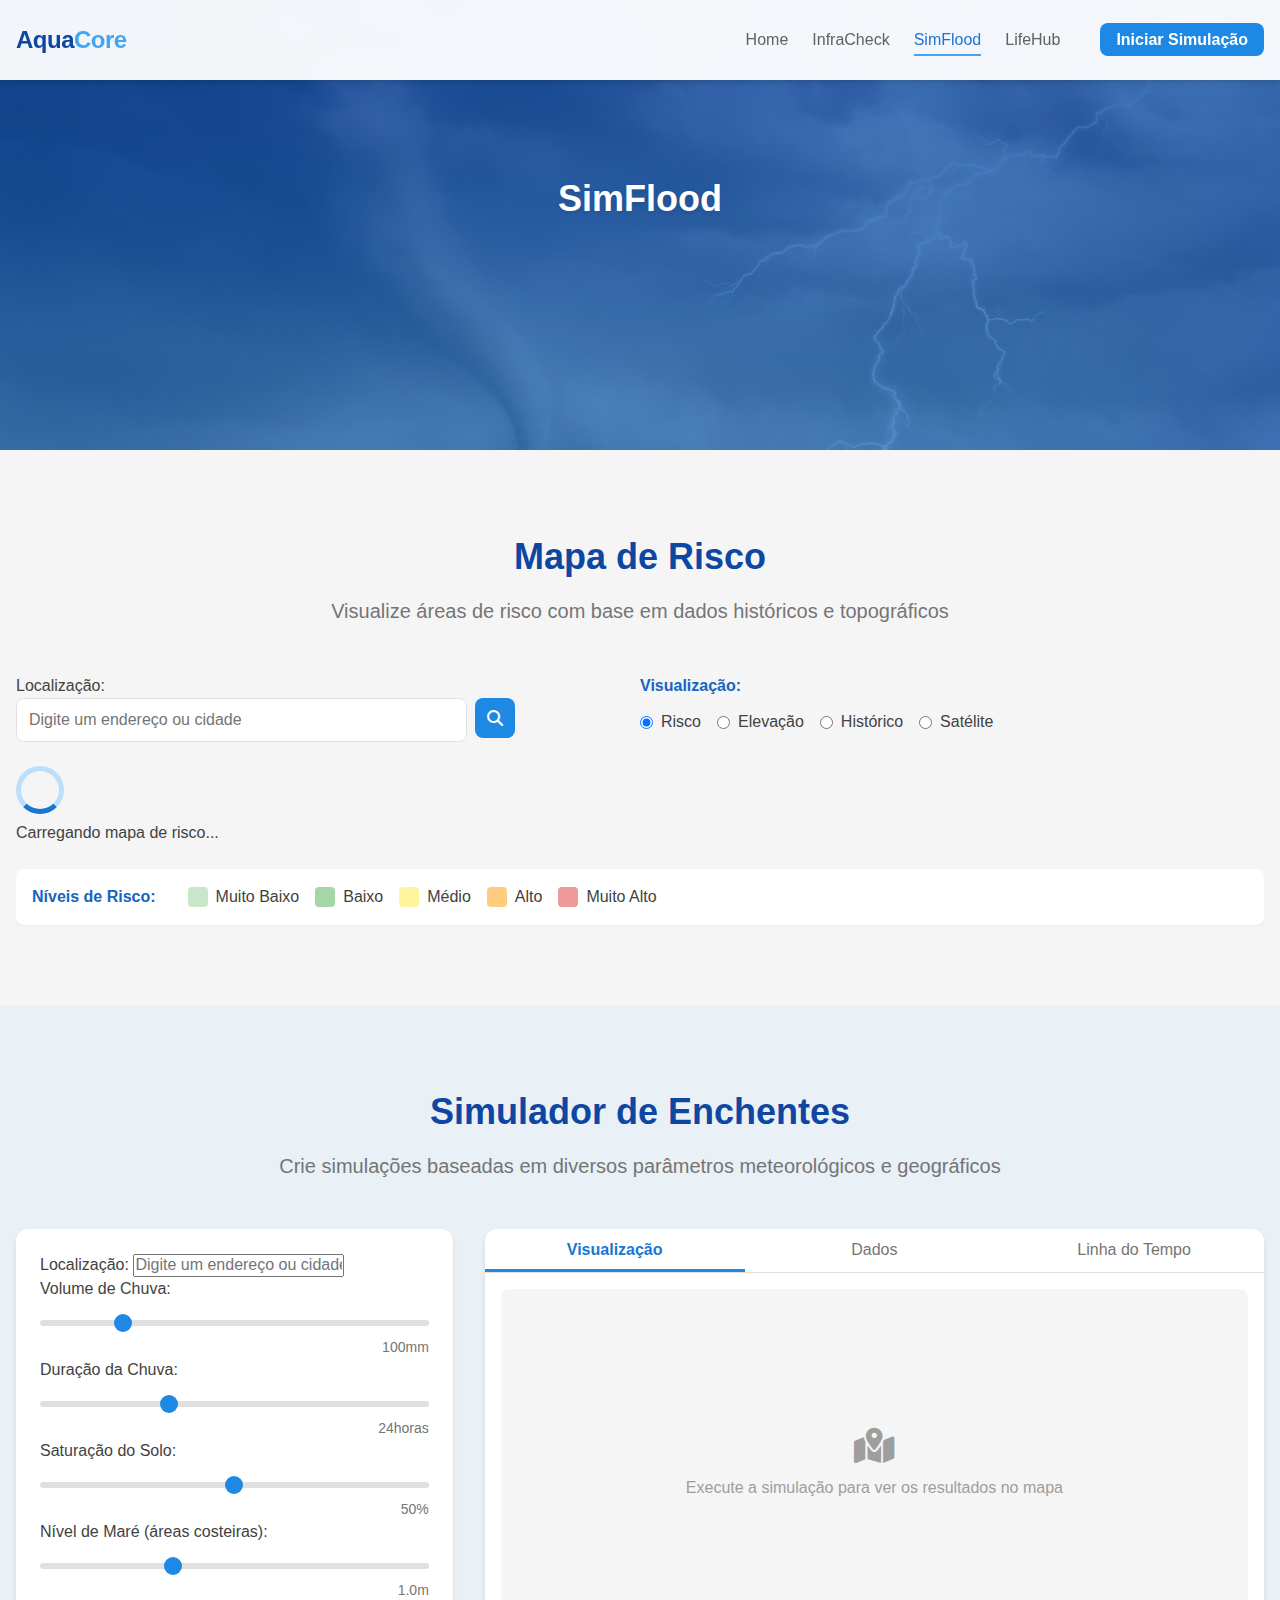
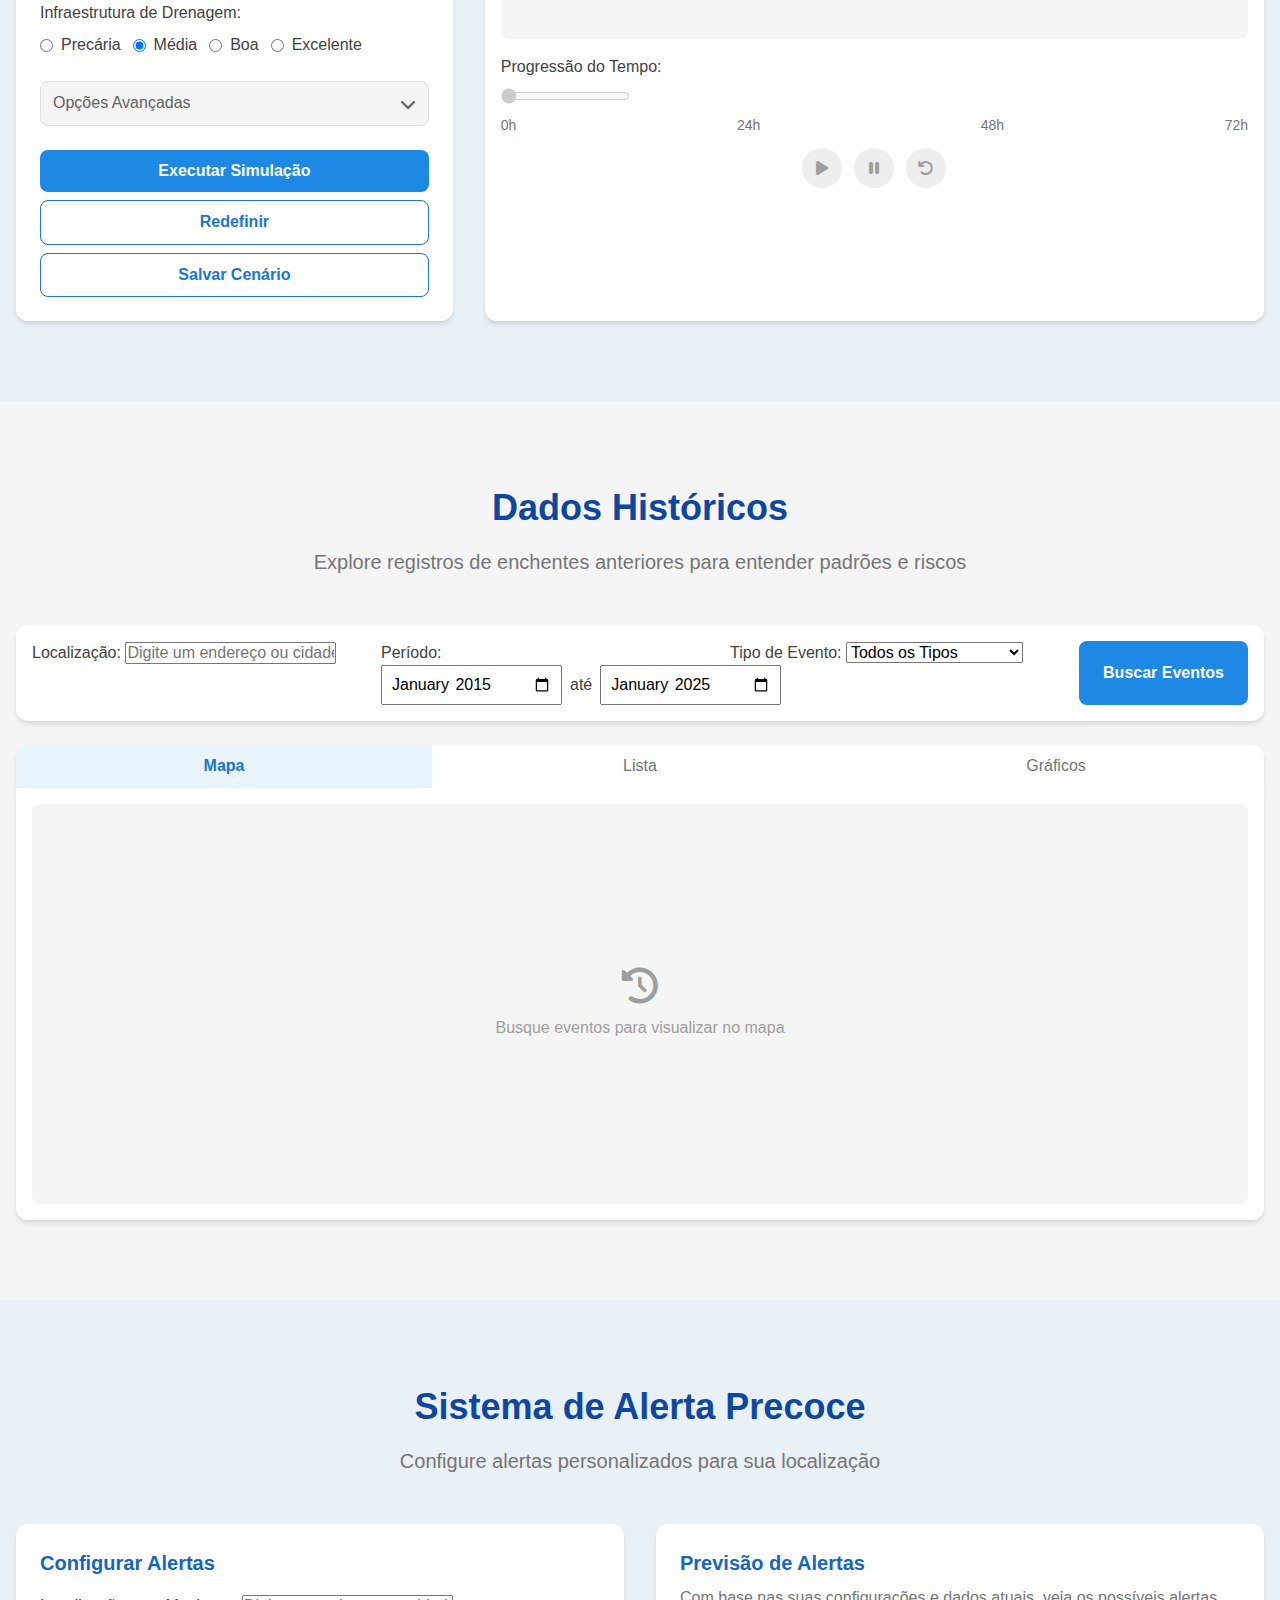
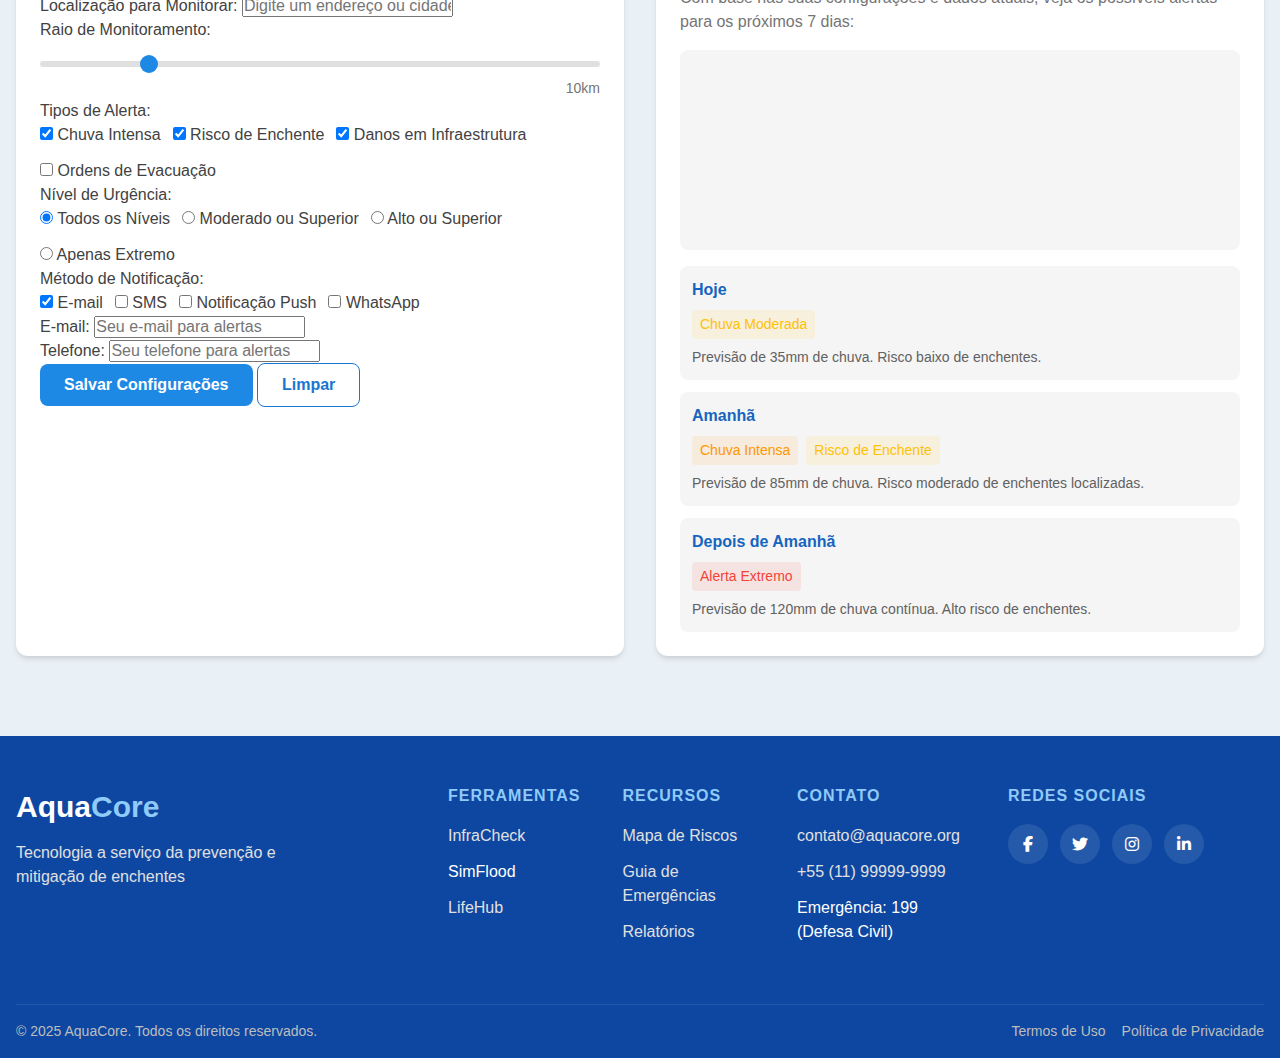
<file: simflood.html>
<!DOCTYPE html>
<html lang="pt-BR">
<head>
  <meta charset="UTF-8">
  <meta name="viewport" content="width=device-width, initial-scale=1.0">
  <meta name="description" content="SimFlood - Simulação e visualização de cenários de enchentes">
  <title>SimFlood | AquaCore</title>
  <link rel="stylesheet" href="css/style.css">
  <link rel="stylesheet" href="css/responsive.css">
  <link rel="stylesheet" href="css/simflood.css">
  <link rel="stylesheet" href="https://cdnjs.cloudflare.com/ajax/libs/font-awesome/6.4.0/css/all.min.css">
</head>
<body class="page-simflood">
  <header id="main-header">
    <div class="container">
      <div class="logo">
        <a href="index.html">
          <h1>Aqua<span>Core</span></h1>
        </a>
      </div>
      <nav>
        <button id="mobile-menu-btn" aria-label="Menu">
          <span></span>
          <span></span>
          <span></span>
        </button>
        <ul id="main-menu">
          <li><a href="index.html">Home</a></li>
          <li><a href="infracheck.html">InfraCheck</a></li>
          <li><a href="simflood.html" class="active">SimFlood</a></li>
          <li><a href="lifehub.html">LifeHub</a></li>
          <li class="cta-btn"><a href="#simulation-tool">Iniciar Simulação</a></li>
        </ul>
      </nav>
    </div>
  </header>

  <main>
    <!-- Hero Section -->
    <section class="page-hero">
      <div class="overlay"></div>
      <div class="container">
        <div class="hero-content">
          <h2>SimFlood</h2>
          <p class="subtitle">Simule cenários de enchentes e visualize áreas de risco em tempo real</p>
          <a href="#simulation-tool" class="cta-button">Iniciar Simulação</a>
        </div>
      </div>
    </section>

    <!-- Risk Map Section -->
    <section id="risk-map" class="section">
      <div class="container">
        <h2 class="section-title">Mapa de Risco</h2>
        <p class="section-description">Visualize áreas de risco com base em dados históricos e topográficos</p>
        
        <div class="risk-controls">
          <div class="location-selector">
            <label for="risk-location">Localização:</label>
            <div class="location-input">
              <input type="text" id="risk-location" placeholder="Digite um endereço ou cidade">
              <button id="search-location"><i class="fas fa-search"></i></button>
            </div>
          </div>
          
          <div class="view-selector">
            <h3>Visualização:</h3>
            <div class="view-options">
              <label>
                <input type="radio" name="map-view" value="risk" checked>
                <span>Risco</span>
              </label>
              <label>
                <input type="radio" name="map-view" value="elevation">
                <span>Elevação</span>
              </label>
              <label>
                <input type="radio" name="map-view" value="historical">
                <span>Histórico</span>
              </label>
              <label>
                <input type="radio" name="map-view" value="satellite">
                <span>Satélite</span>
              </label>
            </div>
          </div>
        </div>
        
        <div id="risk-map-container" class="map-container">
          <!-- Mapa será carregado via JavaScript -->
          <div class="map-loading">
            <div class="loader"></div>
            <p>Carregando mapa de risco...</p>
          </div>
        </div>
        
        <div class="risk-legend">
          <h3>Níveis de Risco:</h3>
          <div class="legend-items">
            <div class="legend-item">
              <span class="legend-color risk-very-low"></span>
              <span>Muito Baixo</span>
            </div>
            <div class="legend-item">
              <span class="legend-color risk-low"></span>
              <span>Baixo</span>
            </div>
            <div class="legend-item">
              <span class="legend-color risk-medium"></span>
              <span>Médio</span>
            </div>
            <div class="legend-item">
              <span class="legend-color risk-high"></span>
              <span>Alto</span>
            </div>
            <div class="legend-item">
              <span class="legend-color risk-very-high"></span>
              <span>Muito Alto</span>
            </div>
          </div>
        </div>
      </div>
    </section>

    <!-- Simulation Tool Section -->
    <section id="simulation-tool" class="section alt-bg">
      <div class="container">
        <h2 class="section-title">Simulador de Enchentes</h2>
        <p class="section-description">Crie simulações baseadas em diversos parâmetros meteorológicos e geográficos</p>
        
        <div class="simulation-container">
          <div class="simulation-controls">
            <div class="form-group">
              <label for="sim-location">Localização:</label>
              <input type="text" id="sim-location" placeholder="Digite um endereço ou cidade">
            </div>
            
            <div class="form-group">
              <label for="rainfall-amount">Volume de Chuva:</label>
              <div class="range-slider">
                <input type="range" id="rainfall-amount" min="0" max="500" value="100" step="10">
                <div class="range-value"><span id="rainfall-value">100</span> mm</div>
              </div>
            </div>
            
            <div class="form-group">
              <label for="rainfall-duration">Duração da Chuva:</label>
              <div class="range-slider">
                <input type="range" id="rainfall-duration" min="1" max="72" value="24" step="1">
                <div class="range-value"><span id="duration-value">24</span> horas</div>
              </div>
            </div>
            
            <div class="form-group">
              <label for="soil-saturation">Saturação do Solo:</label>
              <div class="range-slider">
                <input type="range" id="soil-saturation" min="0" max="100" value="50" step="5">
                <div class="range-value"><span id="saturation-value">50</span>%</div>
              </div>
            </div>
            
            <div class="form-group">
              <label for="tide-level">Nível de Maré (áreas costeiras):</label>
              <div class="range-slider">
                <input type="range" id="tide-level" min="0" max="3" value="1" step="0.1">
                <div class="range-value"><span id="tide-value">1.0</span> m</div>
              </div>
            </div>
            
            <div class="form-group">
              <label>Infraestrutura de Drenagem:</label>
              <div class="radio-options">
                <label>
                  <input type="radio" name="drainage" value="poor">
                  <span>Precária</span>
                </label>
                <label>
                  <input type="radio" name="drainage" value="average" checked>
                  <span>Média</span>
                </label>
                <label>
                  <input type="radio" name="drainage" value="good">
                  <span>Boa</span>
                </label>
                <label>
                  <input type="radio" name="drainage" value="excellent">
                  <span>Excelente</span>
                </label>
              </div>
            </div>
            
            <div class="advanced-options">
              <button id="toggle-advanced" class="toggle-button">
                <span>Opções Avançadas</span>
                <i class="fas fa-chevron-down"></i>
              </button>
              <div class="advanced-panel">
                <div class="form-group">
                  <label for="river-level">Nível Inicial dos Rios:</label>
                  <div class="range-slider">
                    <input type="range" id="river-level" min="0" max="100" value="50" step="5">
                    <div class="range-value"><span id="river-value">50</span>%</div>
                  </div>
                </div>
                
                <div class="form-group">
                  <label for="urban-density">Densidade Urbana:</label>
                  <div class="range-slider">
                    <input type="range" id="urban-density" min="0" max="100" value="70" step="5">
                    <div class="range-value"><span id="density-value">70</span>%</div>
                  </div>
                </div>
                
                <div class="form-group">
                  <label>Tipo de Solo Predominante:</label>
                  <select id="soil-type">
                    <option value="clay">Argiloso (baixa permeabilidade)</option>
                    <option value="loam" selected>Médio (permeabilidade moderada)</option>
                    <option value="sand">Arenoso (alta permeabilidade)</option>
                    <option value="rock">Rochoso (muito baixa permeabilidade)</option>
                  </select>
                </div>
              </div>
            </div>
            
            <div class="simulation-actions">
              <button id="run-simulation" class="primary-button">Executar Simulação</button>
              <button id="reset-simulation" class="secondary-button">Redefinir</button>
              <button id="save-scenario" class="secondary-button">Salvar Cenário</button>
            </div>
          </div>
          
          <div class="simulation-result">
            <div class="result-tabs">
              <button class="tab-button active" data-tab="visualization">Visualização</button>
              <button class="tab-button" data-tab="data">Dados</button>
              <button class="tab-button" data-tab="timeline">Linha do Tempo</button>
            </div>
            
            <div class="tab-content">
              <div id="visualization-tab" class="tab-pane active">
                <div id="simulation-map">
                  <!-- Mapa de simulação será carregado via JavaScript -->
                  <div class="map-placeholder">
                    <i class="fas fa-map-marked-alt"></i>
                    <p>Execute a simulação para ver os resultados no mapa</p>
                  </div>
                </div>
                
                <div class="visualization-controls">
                  <div class="time-slider-container">
                    <label for="time-slider">Progressão do Tempo:</label>
                    <input type="range" id="time-slider" min="0" max="100" value="0" step="1" disabled>
                    <div class="slider-labels">
                      <span>0h</span>
                      <span>24h</span>
                      <span>48h</span>
                      <span>72h</span>
                    </div>
                  </div>
                  
                  <div class="playback-controls">
                    <button id="play-simulation" disabled><i class="fas fa-play"></i></button>
                    <button id="pause-simulation" disabled><i class="fas fa-pause"></i></button>
                    <button id="reset-playback" disabled><i class="fas fa-undo"></i></button>
                  </div>
                </div>
              </div>
              
              <div id="data-tab" class="tab-pane">
                <div class="data-summary">
                  <h3>Resumo da Simulação</h3>
                  <div class="data-grid">
                    <div class="data-item">
                      <h4>Área Afetada</h4>
                      <div class="data-value">-- km²</div>
                    </div>
                    <div class="data-item">
                      <h4>População Impactada</h4>
                      <div class="data-value">-- pessoas</div>
                    </div>
                    <div class="data-item">
                      <h4>Profundidade Máxima</h4>
                      <div class="data-value">-- m</div>
                    </div>
                    <div class="data-item">
                      <h4>Tempo para Pico</h4>
                      <div class="data-value">-- horas</div>
                    </div>
                  </div>
                </div>
                
                <div class="data-charts">
                  <div class="chart-container">
                    <h4>Evolução da Área Inundada</h4>
                    <div class="chart-placeholder">
                      <i class="fas fa-chart-area"></i>
                      <p>Execute a simulação para gerar gráficos</p>
                    </div>
                  </div>
                  
                  <div class="chart-container">
                    <h4>Distribuição de Profundidade</h4>
                    <div class="chart-placeholder">
                      <i class="fas fa-chart-bar"></i>
                      <p>Execute a simulação para gerar gráficos</p>
                    </div>
                  </div>
                </div>
              </div>
              
              <div id="timeline-tab" class="tab-pane">
                <div class="timeline-container">
                  <h3>Progressão da Enchente</h3>
                  <div class="timeline-placeholder">
                    <i class="fas fa-clock"></i>
                    <p>Execute a simulação para gerar a linha do tempo</p>
                  </div>
                  
                  <div class="flood-timeline" style="display: none;">
                    <!-- Será preenchido via JavaScript após simulação -->
                  </div>
                </div>
              </div>
            </div>
          </div>
        </div>
      </div>
    </section>

    <!-- Historical Data Section -->
    <section id="historical-data" class="section">
      <div class="container">
        <h2 class="section-title">Dados Históricos</h2>
        <p class="section-description">Explore registros de enchentes anteriores para entender padrões e riscos</p>
        
        <div class="historical-controls">
          <div class="form-group">
            <label for="historical-location">Localização:</label>
            <input type="text" id="historical-location" placeholder="Digite um endereço ou cidade">
          </div>
          
          <div class="form-group">
            <label for="date-range">Período:</label>
            <div class="date-range-input">
              <input type="month" id="date-start" value="2015-01">
              <span>até</span>
              <input type="month" id="date-end" value="2025-01">
            </div>
          </div>
          
          <div class="form-group">
            <label for="event-type">Tipo de Evento:</label>
            <select id="event-type">
              <option value="all">Todos os Tipos</option>
              <option value="flood">Enchentes</option>
              <option value="flash-flood">Enxurradas</option>
              <option value="coastal-flood">Inundações Costeiras</option>
              <option value="river-flood">Inundações Fluviais</option>
            </select>
          </div>
          
          <button id="search-historical" class="primary-button">Buscar Eventos</button>
        </div>
        
        <div class="historical-results">
          <div class="results-tabs">
            <button class="result-tab active" data-result="map-view">Mapa</button>
            <button class="result-tab" data-result="list-view">Lista</button>
            <button class="result-tab" data-result="chart-view">Gráficos</button>
          </div>
          
          <div class="result-content">
            <div id="historical-map-view" class="result-pane active">
              <div id="historical-map">
                <!-- Mapa histórico será carregado via JavaScript -->
                <div class="map-placeholder">
                  <i class="fas fa-history"></i>
                  <p>Busque eventos para visualizar no mapa</p>
                </div>
              </div>
            </div>
            
            <div id="historical-list-view" class="result-pane">
              <div class="event-list">
                <div class="event-list-header">
                  <div class="event-date">Data</div>
                  <div class="event-type">Tipo</div>
                  <div class="event-location">Local</div>
                  <div class="event-impact">Impacto</div>
                  <div class="event-actions">Ações</div>
                </div>
                
                <div class="event-list-body">
                  <p class="no-events">Nenhum evento histórico encontrado. Ajuste os filtros e tente novamente.</p>
                  
                  <!-- Eventos de exemplo, serão substituídos por dados reais -->
                  <div class="event-item" style="display: none;">
                    <div class="event-date">12/02/2023</div>
                    <div class="event-type">Enchente</div>
                    <div class="event-location">Rio Tietê, São Paulo</div>
                    <div class="event-impact">Alto</div>
                    <div class="event-actions">
                      <button class="view-event"><i class="fas fa-eye"></i></button>
                      <button class="compare-event"><i class="fas fa-chart-line"></i></button>
                    </div>
                  </div>
                </div>
              </div>
            </div>
            
            <div id="historical-chart-view" class="result-pane">
              <div class="chart-selectors">
                <div class="form-group">
                  <label for="chart-type">Tipo de Gráfico:</label>
                  <select id="chart-type">
                    <option value="frequency">Frequência de Eventos</option>
                    <option value="severity">Severidade ao Longo do Tempo</option>
                    <option value="rainfall">Relação Chuva x Inundação</option>
                    <option value="seasonal">Padrões Sazonais</option>
                  </select>
                </div>
                
                <button id="generate-chart" class="primary-button">Gerar Gráfico</button>
              </div>
              
              <div class="chart-display">
                <div class="chart-placeholder">
                  <i class="fas fa-chart-line"></i>
                  <p>Selecione um tipo de gráfico e clique em "Gerar Gráfico"</p>
                </div>
              </div>
            </div>
          </div>
        </div>
      </div>
    </section>

    <!-- Early Warning System -->
    <section id="warning-system" class="section alt-bg">
      <div class="container">
        <h2 class="section-title">Sistema de Alerta Precoce</h2>
        <p class="section-description">Configure alertas personalizados para sua localização</p>
        
        <div class="alert-system">
          <div class="alert-setup">
            <h3>Configurar Alertas</h3>
            <form id="alert-form">
              <div class="form-group">
                <label for="alert-location">Localização para Monitorar:</label>
                <input type="text" id="alert-location" placeholder="Digite um endereço ou cidade" required>
              </div>
              
              <div class="form-group">
                <label for="alert-radius">Raio de Monitoramento:</label>
                <div class="range-slider">
                  <input type="range" id="alert-radius" min="1" max="50" value="10" step="1">
                  <div class="range-value"><span id="radius-value">10</span> km</div>
                </div>
              </div>
              
              <div class="form-group">
                <label>Tipos de Alerta:</label>
                <div class="checkbox-group">
                  <label>
                    <input type="checkbox" name="alert-types" value="rainfall" checked>
                    <span>Chuva Intensa</span>
                  </label>
                  <label>
                    <input type="checkbox" name="alert-types" value="flood" checked>
                    <span>Risco de Enchente</span>
                  </label>
                  <label>
                    <input type="checkbox" name="alert-types" value="infrastructure" checked>
                    <span>Danos em Infraestrutura</span>
                  </label>
                  <label>
                    <input type="checkbox" name="alert-types" value="evacuation">
                    <span>Ordens de Evacuação</span>
                  </label>
                </div>
              </div>
              
              <div class="form-group">
                <label>Nível de Urgência:</label>
                <div class="radio-group">
                  <label>
                    <input type="radio" name="alert-severity" value="all" checked>
                    <span>Todos os Níveis</span>
                  </label>
                  <label>
                    <input type="radio" name="alert-severity" value="moderate">
                    <span>Moderado ou Superior</span>
                  </label>
                  <label>
                    <input type="radio" name="alert-severity" value="high">
                    <span>Alto ou Superior</span>
                  </label>
                  <label>
                    <input type="radio" name="alert-severity" value="extreme">
                    <span>Apenas Extremo</span>
                  </label>
                </div>
              </div>
              
              <div class="form-group">
                <label>Método de Notificação:</label>
                <div class="checkbox-group">
                  <label>
                    <input type="checkbox" name="alert-methods" value="email" checked>
                    <span>E-mail</span>
                  </label>
                  <label>
                    <input type="checkbox" name="alert-methods" value="sms">
                    <span>SMS</span>
                  </label>
                  <label>
                    <input type="checkbox" name="alert-methods" value="push">
                    <span>Notificação Push</span>
                  </label>
                  <label>
                    <input type="checkbox" name="alert-methods" value="whatsapp">
                    <span>WhatsApp</span>
                  </label>
                </div>
              </div>
              
              <div class="form-group contact-info">
                <label for="contact-email">E-mail:</label>
                <input type="email" id="contact-email" placeholder="Seu e-mail para alertas" required>
              </div>
              
              <div class="form-group contact-info">
                <label for="contact-phone">Telefone:</label>
                <input type="tel" id="contact-phone" placeholder="Seu telefone para alertas">
              </div>
              
              <div class="form-actions">
                <button type="submit" class="primary-button">Salvar Configurações</button>
                <button type="reset" class="secondary-button">Limpar</button>
              </div>
            </form>
          </div>
          
          <div class="alert-preview">
            <h3>Previsão de Alertas</h3>
            <p class="preview-info">Com base nas suas configurações e dados atuais, veja os possíveis alertas para os próximos 7 dias:</p>
            
            <div class="preview-map" id="preview-map">
              <!-- Mapa de previsão será carregado via JavaScript -->
            </div>
            
            <div class="alert-forecast">
              <div class="forecast-day">
                <h4>Hoje</h4>
                <div class="alert-badges">
                  <span class="alert-badge moderate">Chuva Moderada</span>
                </div>
                <p>Previsão de 35mm de chuva. Risco baixo de enchentes.</p>
              </div>
              
              <div class="forecast-day">
                <h4>Amanhã</h4>
                <div class="alert-badges">
                  <span class="alert-badge high">Chuva Intensa</span>
                  <span class="alert-badge moderate">Risco de Enchente</span>
                </div>
                <p>Previsão de 85mm de chuva. Risco moderado de enchentes localizadas.</p>
              </div>
              
              <div class="forecast-day">
                <h4>Depois de Amanhã</h4>
                <div class="alert-badges">
                  <span class="alert-badge extreme">Alerta Extremo</span>
                </div>
                <p>Previsão de 120mm de chuva contínua. Alto risco de enchentes.</p>
              </div>
            </div>
          </div>
        </div>
      </div>
    </section>
  </main>

  <footer>
    <div class="container">
      <div class="footer-content">
        <div class="footer-logo">
          <h2>Aqua<span>Core</span></h2>
          <p>Tecnologia a serviço da prevenção e mitigação de enchentes</p>
        </div>
        
        <div class="footer-links">
          <div class="footer-column">
            <h3>Ferramentas</h3>
            <ul>
              <li><a href="infracheck.html">InfraCheck</a></li>
              <li><a href="simflood.html" class="active">SimFlood</a></li>
              <li><a href="lifehub.html">LifeHub</a></li>
            </ul>
          </div>
          
          <div class="footer-column">
            <h3>Recursos</h3>
            <ul>
              <li><a href="#">Mapa de Riscos</a></li>
              <li><a href="#">Guia de Emergências</a></li>
              <li><a href="#">Relatórios</a></li>
            </ul>
          </div>
          
          <div class="footer-column">
            <h3>Contato</h3>
            <ul>
              <li><a href="mailto:contato@aquacore.org">contato@aquacore.org</a></li>
              <li><a href="tel:+5511999999999">+55 (11) 99999-9999</a></li>
              <li>Emergência: 199 (Defesa Civil)</li>
            </ul>
          </div>
        </div>
        
        <div class="footer-social">
          <h3>Redes Sociais</h3>
          <div class="social-icons">
            <a href="#" aria-label="Facebook"><i class="fab fa-facebook-f"></i></a>
            <a href="#" aria-label="Twitter"><i class="fab fa-twitter"></i></a>
            <a href="#" aria-label="Instagram"><i class="fab fa-instagram"></i></a>
            <a href="#" aria-label="LinkedIn"><i class="fab fa-linkedin-in"></i></a>
          </div>
        </div>
      </div>
      
      <div class="footer-bottom">
        <p>&copy; 2025 AquaCore. Todos os direitos reservados.</p>
        <div class="footer-legal">
          <a href="#">Termos de Uso</a>
          <a href="#">Política de Privacidade</a>
        </div>
      </div>
    </div>
  </footer>

  <button id="back-to-top" aria-label="Voltar ao topo">
    <i class="fas fa-arrow-up"></i>
  </button>

  <script src="js/main.js"></script>
  <script src="js/simulation.js"></script>
</body>
</html>
</file>
<file: css/style.css>
/* Base Styles and Variables */
:root {
  /* Color System */
  --color-primary-100: #E3F2FD;
  --color-primary-200: #BBDEFB;
  --color-primary-300: #90CAF9;
  --color-primary-400: #64B5F6;
  --color-primary-500: #42A5F5;
  --color-primary-600: #1E88E5;
  --color-primary-700: #1976D2;
  --color-primary-800: #1565C0;
  --color-primary-900: #0D47A1;
  
  --color-secondary-100: #E0F7FA;
  --color-secondary-200: #B2EBF2;
  --color-secondary-300: #80DEEA;
  --color-secondary-400: #4DD0E1;
  --color-secondary-500: #26C6DA;
  --color-secondary-600: #00ACC1;
  --color-secondary-700: #0097A7;
  --color-secondary-800: #00838F;
  --color-secondary-900: #006064;
  
  --color-accent-100: #FFF3E0;
  --color-accent-200: #FFE0B2;
  --color-accent-300: #FFCC80;
  --color-accent-400: #FFB74D;
  --color-accent-500: #FFA726;
  --color-accent-600: #FB8C00;
  --color-accent-700: #F57C00;
  --color-accent-800: #EF6C00;
  --color-accent-900: #E65100;
  
  --color-success-100: #E8F5E9;
  --color-success-200: #C8E6C9;
  --color-success-300: #A5D6A7;
  --color-success-400: #81C784;
  --color-success-500: #66BB6A;
  --color-success-600: #4CAF50;
  --color-success-700: #43A047;
  --color-success-800: #388E3C;
  --color-success-900: #2E7D32;
  
  --color-warning-100: #FFF8E1;
  --color-warning-200: #FFECB3;
  --color-warning-300: #FFE082;
  --color-warning-400: #FFD54F;
  --color-warning-500: #FFCA28;
  --color-warning-600: #FFC107;
  --color-warning-700: #FFB300;
  --color-warning-800: #FFA000;
  --color-warning-900: #FF8F00;
  
  --color-error-100: #FFEBEE;
  --color-error-200: #FFCDD2;
  --color-error-300: #EF9A9A;
  --color-error-400: #E57373;
  --color-error-500: #EF5350;
  --color-error-600: #F44336;
  --color-error-700: #E53935;
  --color-error-800: #D32F2F;
  --color-error-900: #C62828;
  
  --color-neutral-100: #F5F5F5;
  --color-neutral-200: #EEEEEE;
  --color-neutral-300: #E0E0E0;
  --color-neutral-400: #BDBDBD;
  --color-neutral-500: #9E9E9E;
  --color-neutral-600: #757575;
  --color-neutral-700: #616161;
  --color-neutral-800: #424242;
  --color-neutral-900: #212121;
  
  /* Typography */
  --font-primary: -apple-system, BlinkMacSystemFont, 'Segoe UI', Roboto, Oxygen, Ubuntu, Cantarell, 'Open Sans', 'Helvetica Neue', sans-serif;
  --font-size-small: 0.875rem;  /* 14px */
  --font-size-base: 1rem;       /* 16px */
  --font-size-medium: 1.125rem; /* 18px */
  --font-size-large: 1.25rem;   /* 20px */
  --font-size-xl: 1.5rem;       /* 24px */
  --font-size-2xl: 1.875rem;    /* 30px */
  --font-size-3xl: 2.25rem;     /* 36px */
  --font-size-4xl: 3rem;        /* 48px */
  
  /* Spacing - 8px grid */
  --space-1: 0.25rem;  /* 4px */
  --space-2: 0.5rem;   /* 8px */
  --space-3: 0.75rem;  /* 12px */
  --space-4: 1rem;     /* 16px */
  --space-5: 1.5rem;   /* 24px */
  --space-6: 2rem;     /* 32px */
  --space-7: 2.5rem;   /* 40px */
  --space-8: 3rem;     /* 48px */
  --space-9: 4rem;     /* 64px */
  --space-10: 5rem;    /* 80px */
  --space-11: 6rem;    /* 96px */
  --space-12: 8rem;    /* 128px */
  
  /* Borders */
  --border-radius-sm: 0.25rem;  /* 4px */
  --border-radius-md: 0.5rem;   /* 8px */
  --border-radius-lg: 0.75rem;  /* 12px */
  --border-radius-xl: 1rem;     /* 16px */
  --border-radius-full: 9999px;
  
  /* Shadows */
  --shadow-sm: 0 1px 2px 0 rgba(0, 0, 0, 0.05);
  --shadow-md: 0 4px 6px -1px rgba(0, 0, 0, 0.1), 0 2px 4px -1px rgba(0, 0, 0, 0.06);
  --shadow-lg: 0 10px 15px -3px rgba(0, 0, 0, 0.1), 0 4px 6px -2px rgba(0, 0, 0, 0.05);
  --shadow-xl: 0 20px 25px -5px rgba(0, 0, 0, 0.1), 0 10px 10px -5px rgba(0, 0, 0, 0.04);
  
  /* Transitions */
  --transition-fast: 150ms;
  --transition-normal: 300ms;
  --transition-slow: 500ms;
  
  /* Container widths */
  --container-sm: 640px;
  --container-md: 768px;
  --container-lg: 1024px;
  --container-xl: 1280px;
}

/* Global Reset and Base Styles */
*,
*::before,
*::after {
  margin: 0;
  padding: 0;
  box-sizing: border-box;
}

html {
  font-size: 100%;
  scroll-behavior: smooth;
}

body {
  font-family: var(--font-primary);
  font-size: var(--font-size-base);
  line-height: 1.5;
  color: var(--color-neutral-800);
  background-color: var(--color-neutral-100);
  -webkit-font-smoothing: antialiased;
  -moz-osx-font-smoothing: grayscale;
  overflow-x: hidden;
}

img {
  max-width: 100%;
  height: auto;
  display: block;
}

a {
  color: var(--color-primary-700);
  text-decoration: none;
  transition: color var(--transition-fast) ease;
}

a:hover {
  color: var(--color-primary-500);
}

ul, ol {
  list-style: none;
}

button, input, select, textarea {
  font-family: inherit;
  font-size: 100%;
  line-height: 1.15;
  margin: 0;
}

button {
  background: none;
  border: none;
  cursor: pointer;
}

/* Container */
.container {
  width: 100%;
  max-width: var(--container-xl);
  margin: 0 auto;
  padding: 0 var(--space-4);
}

/* Header Styles */
#main-header {
  position: fixed;
  top: 0;
  left: 0;
  right: 0;
  z-index: 1000;
  background-color: rgba(255, 255, 255, 0.95);
  box-shadow: var(--shadow-md);
  transition: background-color var(--transition-normal) ease, 
              box-shadow var(--transition-normal) ease;
  backdrop-filter: blur(8px);
  -webkit-backdrop-filter: blur(8px);
}

#main-header.scrolled {
  background-color: rgba(255, 255, 255, 0.98);
  box-shadow: var(--shadow-lg);
}

#main-header .container {
  display: flex;
  align-items: center;
  justify-content: space-between;
  height: 80px;
}

.logo a {
  display: flex;
  align-items: center;
  text-decoration: none;
}

.logo h1 {
  font-size: var(--font-size-xl);
  font-weight: 700;
  color: var(--color-primary-900);
  letter-spacing: -0.5px;
}

.logo span {
  color: var(--color-primary-500);
}

nav {
  display: flex;
  align-items: center;
}

#main-menu {
  display: flex;
  align-items: center;
  gap: var(--space-5);
}

#main-menu li a {
  color: var(--color-neutral-700);
  font-size: var(--font-size-base);
  font-weight: 500;
  text-decoration: none;
  padding: var(--space-2) 0;
  position: relative;
  transition: color var(--transition-fast) ease;
}

#main-menu li a:hover,
#main-menu li a.active {
  color: var(--color-primary-700);
}

#main-menu li a::after {
  content: '';
  position: absolute;
  bottom: 0;
  left: 0;
  width: 0;
  height: 2px;
  background-color: var(--color-primary-500);
  transition: width var(--transition-normal) ease;
}

#main-menu li a:hover::after,
#main-menu li a.active::after {
  width: 100%;
}

#main-menu li.cta-btn {
  margin-left: var(--space-4);
}

#main-menu li.cta-btn a {
  background-color: var(--color-primary-600);
  color: white;
  padding: var(--space-2) var(--space-4);
  border-radius: var(--border-radius-md);
  font-weight: 600;
  transition: background-color var(--transition-fast) ease, 
              transform var(--transition-fast) ease;
}

#main-menu li.cta-btn a:hover {
  background-color: var(--color-primary-700);
  transform: translateY(-2px);
}

#main-menu li.cta-btn a::after {
  display: none;
}

/* Mobile Menu */
#mobile-menu-btn {
  display: none;
  flex-direction: column;
  justify-content: space-between;
  width: 30px;
  height: 20px;
  background: transparent;
  border: none;
  cursor: pointer;
  padding: 0;
  z-index: 10;
}

#mobile-menu-btn span {
  height: 2px;
  width: 100%;
  background-color: var(--color-neutral-800);
  border-radius: 2px;
  transition: all var(--transition-fast) ease;
}

#mobile-menu-btn.active span:nth-child(1) {
  transform: translateY(9px) rotate(45deg);
}

#mobile-menu-btn.active span:nth-child(2) {
  opacity: 0;
}

#mobile-menu-btn.active span:nth-child(3) {
  transform: translateY(-9px) rotate(-45deg);
}

/* Hero Section */
.hero {
  position: relative;
  height: 100vh;
  min-height: 600px;
  display: flex;
  align-items: center;
  background-image: url('https://images.pexels.com/photos/8539517/pexels-photo-8539517.jpeg');
  background-size: cover;
  background-position: center;
  padding-top: 80px;
  overflow: hidden;
}

.hero .overlay {
  position: absolute;
  top: 0;
  left: 0;
  width: 100%;
  height: 100%;
  background: linear-gradient(rgba(13, 71, 161, 0.8), rgba(21, 101, 192, 0.7));
  z-index: 1;
}

.hero .container {
  position: relative;
  z-index: 2;
}

.hero-content {
  max-width: 800px;
  color: white;
  text-shadow: 0 2px 4px rgba(0, 0, 0, 0.1);
}

.hero-content h2 {
  font-size: var(--font-size-4xl);
  font-weight: 700;
  line-height: 1.2;
  margin-bottom: var(--space-4);
  animation: fadeInUp 1s ease;
}

.hero-content .subtitle {
  font-size: var(--font-size-xl);
  font-weight: 400;
  margin-bottom: var(--space-6);
  opacity: 0.9;
  animation: fadeInUp 1s ease 0.2s forwards;
  opacity: 0;
}

.stats-container {
  display: flex;
  gap: var(--space-6);
  margin-bottom: var(--space-6);
  animation: fadeInUp 1s ease 0.4s forwards;
  opacity: 0;
}

.stat-box {
  background-color: rgba(255, 255, 255, 0.15);
  backdrop-filter: blur(5px);
  padding: var(--space-4);
  border-radius: var(--border-radius-md);
  text-align: center;
  flex: 1;
  border: 1px solid rgba(255, 255, 255, 0.2);
  transition: transform var(--transition-normal) ease, 
              background-color var(--transition-normal) ease;
}

.stat-box:hover {
  transform: translateY(-5px);
  background-color: rgba(255, 255, 255, 0.25);
}

.stat-number {
  font-size: var(--font-size-3xl);
  font-weight: 700;
  margin-bottom: var(--space-2);
  color: white;
}

.stat-box p {
  font-size: var(--font-size-base);
  color: rgba(255, 255, 255, 0.9);
}

.cta-button {
  display: inline-block;
  background-color: var(--color-accent-600);
  color: white;
  font-weight: 600;
  padding: var(--space-3) var(--space-6);
  border-radius: var(--border-radius-md);
  transition: background-color var(--transition-fast) ease, 
              transform var(--transition-fast) ease,
              box-shadow var(--transition-fast) ease;
  box-shadow: 0 4px 6px rgba(0, 0, 0, 0.1);
  animation: fadeInUp 1s ease 0.6s forwards;
  opacity: 0;
}

.cta-button:hover {
  background-color: var(--color-accent-700);
  transform: translateY(-2px);
  box-shadow: 0 6px 8px rgba(0, 0, 0, 0.15);
  color: white;
}

/* Section Styles */
.section {
  padding: var(--space-10) 0;
}

.alt-bg {
  background-color: rgba(187, 222, 251, 0.2);
}

.section-title {
  font-size: var(--font-size-3xl);
  font-weight: 700;
  color: var(--color-primary-900);
  text-align: center;
  margin-bottom: var(--space-3);
}

.section-description {
  font-size: var(--font-size-large);
  color: var(--color-neutral-600);
  text-align: center;
  max-width: 800px;
  margin: 0 auto var(--space-8);
}

/* Technologies Section */
.tech-grid {
  display: grid;
  grid-template-columns: repeat(4, 1fr);
  gap: var(--space-6);
}

.tech-card {
  background-color: white;
  padding: var(--space-6);
  border-radius: var(--border-radius-lg);
  box-shadow: var(--shadow-md);
  text-align: center;
  transition: transform var(--transition-normal) ease, 
              box-shadow var(--transition-normal) ease;
}

.tech-card:hover {
  transform: translateY(-10px);
  box-shadow: var(--shadow-xl);
}

.tech-icon {
  width: 80px;
  height: 80px;
  margin: 0 auto var(--space-4);
  display: flex;
  align-items: center;
  justify-content: center;
  background-color: var(--color-primary-100);
  border-radius: 50%;
  color: var(--color-primary-700);
  font-size: var(--font-size-3xl);
  transition: background-color var(--transition-normal) ease, 
              color var(--transition-normal) ease;
}

.tech-card:hover .tech-icon {
  background-color: var(--color-primary-700);
  color: white;
}

.tech-card h3 {
  font-size: var(--font-size-large);
  font-weight: 600;
  margin-bottom: var(--space-3);
  color: var(--color-primary-800);
}

.tech-card p {
  font-size: var(--font-size-base);
  color: var(--color-neutral-600);
  line-height: 1.6;
}

/* Objectives Section */
.timeline {
  max-width: 900px;
  margin: 0 auto;
  position: relative;
}

.timeline::before {
  content: '';
  position: absolute;
  top: 0;
  bottom: 0;
  left: 50%;
  width: 4px;
  background-color: var(--color-primary-300);
  transform: translateX(-50%);
}

.timeline-item {
  margin-bottom: var(--space-8);
  position: relative;
}

.timeline-item:nth-child(odd) .timeline-content {
  margin-left: auto;
  text-align: left;
  padding-left: var(--space-6);
}

.timeline-item:nth-child(even) .timeline-content {
  text-align: right;
  padding-right: var(--space-6);
}

.timeline-content {
  width: 45%;
  background-color: white;
  padding: var(--space-5);
  border-radius: var(--border-radius-lg);
  box-shadow: var(--shadow-md);
  position: relative;
}

.timeline-content::before {
  content: '';
  position: absolute;
  width: 20px;
  height: 20px;
  background-color: white;
  border: 4px solid var(--color-primary-500);
  border-radius: 50%;
  top: 50%;
  transform: translateY(-50%);
}

.timeline-item:nth-child(odd) .timeline-content::before {
  left: -10px;
}

.timeline-item:nth-child(even) .timeline-content::before {
  right: -10px;
}

.timeline-content h3 {
  font-size: var(--font-size-large);
  font-weight: 600;
  margin-bottom: var(--space-2);
  color: var(--color-primary-800);
}

.timeline-content p {
  font-size: var(--font-size-base);
  color: var(--color-neutral-600);
}

/* Público-Alvo Section */
.personas-container {
  display: grid;
  grid-template-columns: repeat(3, 1fr);
  gap: var(--space-6);
}

.persona-card {
  background-color: white;
  padding: var(--space-6);
  border-radius: var(--border-radius-lg);
  box-shadow: var(--shadow-md);
  transition: transform var(--transition-normal) ease, 
              box-shadow var(--transition-normal) ease;
}

.persona-card:hover {
  transform: translateY(-10px);
  box-shadow: var(--shadow-xl);
}

.persona-icon {
  width: 70px;
  height: 70px;
  margin: 0 auto var(--space-4);
  display: flex;
  align-items: center;
  justify-content: center;
  background-color: var(--color-primary-100);
  border-radius: 50%;
  color: var(--color-primary-700);
  font-size: var(--font-size-2xl);
}

.persona-card h3 {
  font-size: var(--font-size-large);
  font-weight: 600;
  margin-bottom: var(--space-4);
  color: var(--color-primary-800);
  text-align: center;
}

.persona-list {
  list-style: disc;
  padding-left: var(--space-5);
  margin-bottom: var(--space-4);
}

.persona-list li {
  margin-bottom: var(--space-2);
  color: var(--color-neutral-700);
}

.persona-case {
  background-color: var(--color-primary-50);
  padding: var(--space-4);
  border-radius: var(--border-radius-md);
  border-left: 4px solid var(--color-primary-500);
}

.persona-case h4 {
  font-size: var(--font-size-base);
  font-weight: 600;
  margin-bottom: var(--space-2);
  color: var(--color-primary-900);
}

.persona-case p {
  font-size: var(--font-size-base);
  color: var(--color-neutral-700);
}

/* Benefícios Section */
.benefits-grid {
  display: grid;
  grid-template-columns: repeat(4, 1fr);
  gap: var(--space-6);
  margin-bottom: var(--space-8);
}

.benefit-card {
  background-color: white;
  padding: var(--space-5);
  border-radius: var(--border-radius-lg);
  box-shadow: var(--shadow-md);
  text-align: center;
  transition: transform var(--transition-normal) ease;
}

.benefit-card:hover {
  transform: translateY(-8px);
}

.benefit-icon {
  width: 60px;
  height: 60px;
  margin: 0 auto var(--space-3);
  display: flex;
  align-items: center;
  justify-content: center;
  background-color: var(--color-success-100);
  border-radius: 50%;
  color: var(--color-success-700);
  font-size: var(--font-size-xl);
}

.benefit-card h3 {
  font-size: var(--font-size-large);
  font-weight: 600;
  margin-bottom: var(--space-3);
  color: var(--color-primary-800);
}

.benefit-card p {
  font-size: var(--font-size-base);
  color: var(--color-neutral-600);
  margin-bottom: var(--space-4);
  min-height: 4.5em; /* Keeps all cards the same height */
}

.benefit-meter {
  height: 8px;
  background-color: var(--color-neutral-200);
  border-radius: var(--border-radius-full);
  overflow: hidden;
}

.meter-fill {
  height: 100%;
  background-color: var(--color-success-500);
  border-radius: var(--border-radius-full);
}

/* Testimonials */
.testimonials {
  max-width: 800px;
  margin: 0 auto;
}

.testimonials h3 {
  font-size: var(--font-size-xl);
  font-weight: 600;
  text-align: center;
  margin-bottom: var(--space-5);
  color: var(--color-primary-800);
}

.testimonial-slider {
  position: relative;
  overflow: hidden;
  border-radius: var(--border-radius-lg);
  background-color: white;
  box-shadow: var(--shadow-md);
  padding: var(--space-6);
  margin-bottom: var(--space-4);
}

.testimonial-slide {
  text-align: center;
}

.testimonial-slide p {
  font-size: var(--font-size-large);
  font-style: italic;
  color: var(--color-neutral-700);
  margin-bottom: var(--space-4);
  position: relative;
}

.testimonial-slide p::before,
.testimonial-slide p::after {
  content: '"';
  font-size: var(--font-size-3xl);
  color: var(--color-primary-300);
  position: absolute;
}

.testimonial-slide p::before {
  left: -20px;
  top: -10px;
}

.testimonial-slide p::after {
  right: -20px;
  bottom: -10px;
}

.testimonial-author {
  font-weight: 600;
  color: var(--color-primary-800);
}

.testimonial-controls {
  display: flex;
  justify-content: center;
  gap: var(--space-3);
}

.testimonial-controls button {
  width: 40px;
  height: 40px;
  border-radius: 50%;
  background-color: white;
  color: var(--color-primary-700);
  display: flex;
  align-items: center;
  justify-content: center;
  box-shadow: var(--shadow-md);
  transition: background-color var(--transition-fast) ease, 
              color var(--transition-fast) ease;
}

.testimonial-controls button:hover {
  background-color: var(--color-primary-700);
  color: white;
}

/* Aplicação Prática Section */
.steps-container {
  max-width: 800px;
  margin: 0 auto;
}

.step {
  display: flex;
  margin-bottom: var(--space-5);
  align-items: flex-start;
}

.step-number {
  width: 50px;
  height: 50px;
  border-radius: 50%;
  background-color: var(--color-primary-600);
  color: white;
  display: flex;
  align-items: center;
  justify-content: center;
  font-weight: 700;
  font-size: var(--font-size-xl);
  margin-right: var(--space-5);
  flex-shrink: 0;
}

.step-content {
  flex: 1;
}

.step-content h3 {
  font-size: var(--font-size-large);
  font-weight: 600;
  margin-bottom: var(--space-2);
  color: var(--color-primary-800);
}

.step-content p {
  font-size: var(--font-size-base);
  color: var(--color-neutral-600);
}

/* Ferramentas Section */
.tools-grid {
  display: grid;
  grid-template-columns: repeat(3, 1fr);
  gap: var(--space-6);
}

.tool-card {
  background-color: white;
  border-radius: var(--border-radius-lg);
  overflow: hidden;
  box-shadow: var(--shadow-md);
  transition: transform var(--transition-normal) ease, 
              box-shadow var(--transition-normal) ease;
  display: block;
  text-decoration: none;
}

.tool-card:hover {
  transform: translateY(-10px);
  box-shadow: var(--shadow-xl);
}

.tool-image {
  height: 200px;
  overflow: hidden;
}

.tool-image img {
  width: 100%;
  height: 100%;
  object-fit: cover;
  transition: transform var(--transition-normal) ease;
}

.tool-card:hover .tool-image img {
  transform: scale(1.1);
}

.tool-content {
  padding: var(--space-5);
}

.tool-content h3 {
  font-size: var(--font-size-large);
  font-weight: 600;
  margin-bottom: var(--space-3);
  color: var(--color-primary-800);
}

.tool-content p {
  font-size: var(--font-size-base);
  color: var(--color-neutral-600);
  margin-bottom: var(--space-4);
}

.tool-features {
  margin-bottom: var(--space-4);
}

.tool-features li {
  margin-bottom: var(--space-2);
  display: flex;
  align-items: center;
  gap: var(--space-2);
  color: var(--color-neutral-700);
}

.tool-features li i {
  color: var(--color-success-500);
}

.tool-cta {
  font-weight: 600;
  color: var(--color-primary-700);
  display: flex;
  align-items: center;
  gap: var(--space-2);
  transition: color var(--transition-fast) ease, 
              gap var(--transition-fast) ease;
}

.tool-card:hover .tool-cta {
  color: var(--color-primary-500);
  gap: var(--space-3);
}

/* Footer Styles */
footer {
  background-color: var(--color-primary-900);
  color: white;
  padding: var(--space-8) 0 var(--space-4);
}

.footer-content {
  display: grid;
  grid-template-columns: 1.5fr 2fr 1fr;
  gap: var(--space-8);
  margin-bottom: var(--space-8);
}

.footer-logo h2 {
  font-size: var(--font-size-2xl);
  font-weight: 700;
  margin-bottom: var(--space-3);
}

.footer-logo span {
  color: var(--color-primary-300);
}

.footer-logo p {
  color: var(--color-neutral-300);
  max-width: 300px;
}

.footer-links {
  display: grid;
  grid-template-columns: repeat(3, 1fr);
  gap: var(--space-6);
}

.footer-column h3 {
  font-size: var(--font-size-base);
  font-weight: 600;
  margin-bottom: var(--space-4);
  color: var(--color-primary-300);
  text-transform: uppercase;
  letter-spacing: 1px;
}

.footer-column ul li {
  margin-bottom: var(--space-3);
}

.footer-column ul li a {
  color: var(--color-neutral-300);
  transition: color var(--transition-fast) ease;
}

.footer-column ul li a:hover,
.footer-column ul li a.active {
  color: white;
}

.footer-social h3 {
  font-size: var(--font-size-base);
  font-weight: 600;
  margin-bottom: var(--space-4);
  color: var(--color-primary-300);
  text-transform: uppercase;
  letter-spacing: 1px;
}

.social-icons {
  display: flex;
  gap: var(--space-3);
}

.social-icons a {
  width: 40px;
  height: 40px;
  border-radius: 50%;
  background-color: rgba(255, 255, 255, 0.1);
  color: white;
  display: flex;
  align-items: center;
  justify-content: center;
  transition: background-color var(--transition-fast) ease, 
              transform var(--transition-fast) ease;
}

.social-icons a:hover {
  background-color: var(--color-primary-500);
  transform: translateY(-5px);
}

.footer-bottom {
  display: flex;
  justify-content: space-between;
  align-items: center;
  padding-top: var(--space-4);
  border-top: 1px solid rgba(255, 255, 255, 0.1);
  color: var(--color-neutral-400);
  font-size: var(--font-size-small);
}

.footer-legal {
  display: flex;
  gap: var(--space-4);
}

.footer-legal a {
  color: var(--color-neutral-400);
  transition: color var(--transition-fast) ease;
}

.footer-legal a:hover {
  color: white;
}

/* Back to Top Button */
#back-to-top {
  position: fixed;
  bottom: 30px;
  right: 30px;
  width: 50px;
  height: 50px;
  border-radius: 50%;
  background-color: var(--color-primary-600);
  color: white;
  display: flex;
  align-items: center;
  justify-content: center;
  cursor: pointer;
  box-shadow: var(--shadow-lg);
  z-index: 99;
  opacity: 0;
  visibility: hidden;
  transform: translateY(20px);
  transition: opacity var(--transition-normal) ease, 
              visibility var(--transition-normal) ease, 
              transform var(--transition-normal) ease, 
              background-color var(--transition-fast) ease;
}

#back-to-top.visible {
  opacity: 1;
  visibility: visible;
  transform: translateY(0);
}

#back-to-top:hover {
  background-color: var(--color-primary-700);
}

/* Page Hero */
.page-hero {
  position: relative;
  height: 50vh;
  min-height: 400px;
  display: flex;
  align-items: center;
  background-size: cover;
  background-position: center;
  padding-top: 80px;
}

.page-hero .overlay {
  position: absolute;
  top: 0;
  left: 0;
  width: 100%;
  height: 100%;
  background: linear-gradient(rgba(13, 71, 161, 0.8), rgba(21, 101, 192, 0.7));
  z-index: 1;
}

.page-hero .container {
  position: relative;
  z-index: 2;
}

.page-hero .hero-content {
  max-width: 800px;
  color: white;
  text-align: center;
  margin: 0 auto;
}

.page-hero .hero-content h2 {
  font-size: var(--font-size-3xl);
  animation: fadeInUp 1s ease;
}

.page-hero .subtitle {
  animation: fadeInUp 1s ease 0.2s forwards;
}

.hero-buttons {
  display: flex;
  gap: var(--space-4);
  justify-content: center;
  margin-top: var(--space-6);
  animation: fadeInUp 1s ease 0.4s forwards;
  opacity: 0;
}

.hero-buttons .secondary-button {
  display: inline-block;
  background-color: transparent;
  color: white;
  font-weight: 600;
  padding: var(--space-3) var(--space-6);
  border-radius: var(--border-radius-md);
  border: 2px solid white;
  transition: background-color var(--transition-fast) ease, 
              transform var(--transition-fast) ease,
              box-shadow var(--transition-fast) ease;
}

.hero-buttons .secondary-button:hover {
  background-color: rgba(255, 255, 255, 0.2);
  transform: translateY(-2px);
}

/* Info Cards */
.info-cards {
  padding: var(--space-6) 0;
  margin-top: -50px;
  position: relative;
  z-index: 3;
}

.card-grid {
  display: grid;
  grid-template-columns: repeat(4, 1fr);
  gap: var(--space-4);
}

.info-card {
  background-color: white;
  padding: var(--space-5);
  border-radius: var(--border-radius-lg);
  box-shadow: var(--shadow-lg);
  text-align: center;
  transition: transform var(--transition-normal) ease;
}

.info-card:hover {
  transform: translateY(-5px);
}

.card-icon {
  width: 60px;
  height: 60px;
  margin: 0 auto var(--space-3);
  display: flex;
  align-items: center;
  justify-content: center;
  background-color: var(--color-primary-100);
  border-radius: 50%;
  color: var(--color-primary-700);
  font-size: var(--font-size-xl);
}

.info-card h3 {
  font-size: var(--font-size-base);
  font-weight: 600;
  margin-bottom: var(--space-2);
  color: var(--color-primary-800);
}

.card-count {
  font-size: var(--font-size-2xl);
  font-weight: 700;
  color: var(--color-primary-700);
  margin-bottom: var(--space-2);
}

.info-card p {
  font-size: var(--font-size-small);
  color: var(--color-neutral-600);
}

/* Animation Keyframes */
@keyframes fadeInUp {
  from {
    opacity: 0;
    transform: translateY(20px);
  }
  to {
    opacity: 1;
    transform: translateY(0);
  }
}

@keyframes ripple {
  0% {
    transform: scale(0.8);
    opacity: 1;
  }
  100% {
    transform: scale(2);
    opacity: 0;
  }
}

/* Utility Classes */
.text-center {
  text-align: center;
}

.mb-1 { margin-bottom: var(--space-1); }
.mb-2 { margin-bottom: var(--space-2); }
.mb-3 { margin-bottom: var(--space-3); }
.mb-4 { margin-bottom: var(--space-4); }
.mb-5 { margin-bottom: var(--space-5); }
.mb-6 { margin-bottom: var(--space-6); }

.mt-1 { margin-top: var(--space-1); }
.mt-2 { margin-top: var(--space-2); }
.mt-3 { margin-top: var(--space-3); }
.mt-4 { margin-top: var(--space-4); }
.mt-5 { margin-top: var(--space-5); }
.mt-6 { margin-top: var(--space-6); }

.primary-button {
  display: inline-block;
  background-color: var(--color-primary-600);
  color: white;
  font-weight: 600;
  padding: var(--space-3) var(--space-5);
  border-radius: var(--border-radius-md);
  transition: background-color var(--transition-fast) ease, 
              transform var(--transition-fast) ease;
  border: none;
  cursor: pointer;
}

.primary-button:hover {
  background-color: var(--color-primary-700);
  transform: translateY(-2px);
}

.secondary-button {
  display: inline-block;
  background-color: white;
  color: var(--color-primary-700);
  font-weight: 600;
  padding: var(--space-3) var(--space-5);
  border-radius: var(--border-radius-md);
  transition: background-color var(--transition-fast) ease, 
              transform var(--transition-fast) ease,
              box-shadow var(--transition-fast) ease;
  border: 1px solid var(--color-primary-700);
  cursor: pointer;
}

.secondary-button:hover {
  background-color: var(--color-primary-50);
  transform: translateY(-2px);
}

/* Loader */
.loader {
  width: 48px;
  height: 48px;
  border: 5px solid var(--color-primary-200);
  border-bottom-color: var(--color-primary-700);
  border-radius: 50%;
  display: inline-block;
  box-sizing: border-box;
  animation: rotation 1s linear infinite;
}

@keyframes rotation {
  0% {
    transform: rotate(0deg);
  }
  100% {
    transform: rotate(360deg);
  }
}
</file>
<file: css/responsive.css>
/* Ajustes para tablets (até 1024px) */
@media (max-width: 1024px) {
  /* Ajuste do espaçamento do container */
  .container {
    padding: 0 var(--space-5);
  }

  /* Reduz altura do cabeçalho */
  #main-header .container {
    height: 70px;
  }

  /* Diminui tamanho da logo */
  .logo h1 {
    font-size: var(--font-size-large);
  }

  /* Reduz espaçamento do menu */
  #main-menu {
    gap: var(--space-3);
  }

  /* Ajusta título e subtítulo do hero */
  .hero-content h2 {
    font-size: var(--font-size-3xl);
  }
  .hero-content .subtitle {
    font-size: var(--font-size-large);
  }

  /* Reduz espaçamento dos destaques */
  .stats-container {
    gap: var(--space-4);
  }
  .stat-number {
    font-size: var(--font-size-2xl);
  }

  /* Grid de tecnologias em 2 colunas */
  .tech-grid {
    grid-template-columns: repeat(2, 1fr);
    gap: var(--space-5);
  }

  /* Grid de personas em 3 colunas */
  .personas-container {
    grid-template-columns: repeat(3, 1fr);
    gap: var(--space-4);
  }

  /* Grid de benefícios em 2 colunas */
  .benefits-grid {
    grid-template-columns: repeat(2, 1fr);
    gap: var(--space-5);
  }

  /* Grid de ferramentas em 3 colunas */
  .tools-grid {
    grid-template-columns: repeat(3, 1fr);
    gap: var(--space-5);
  }

  /* Ajustes no rodapé */
  .footer-content {
    grid-template-columns: 1fr 2fr;
    gap: var(--space-6);
  }
  .footer-logo {
    grid-column: 1 / 2;
  }
  .footer-links {
    grid-column: 2 / 3;
  }
  .footer-social {
    grid-column: 1 / 3;
    margin-top: var(--space-5);
  }
}

/* Ajustes para tablets e notebooks pequenos (até 900px) */
@media (max-width: 900px) {
  /* Reduz padding das seções */
  .section {
    padding: var(--space-8) 0;
  }

  /* Linha do tempo ajustada para lateral esquerda */
  .timeline::before {
    left: 30px;
  }
  .timeline-item .timeline-content {
    width: calc(100% - 60px);
    margin-left: 60px !important;
    text-align: left !important;
    padding-left: var(--space-5) !important;
    padding-right: var(--space-5) !important;
  }
  .timeline-item .timeline-content::before {
    left: -40px !important;
    right: auto !important;
  }

  /* Grid de ferramentas em 2 colunas */
  .tools-grid {
    grid-template-columns: repeat(2, 1fr);
  }

  /* Grid de cartões de informação em 2 colunas */
  .card-grid {
    grid-template-columns: repeat(2, 1fr);
    gap: var(--space-4);
  }

  /* Layout do planejador de rotas em coluna */
  .route-planner {
    flex-direction: column;
  }
  .route-inputs {
    width: 100%;
    margin-bottom: var(--space-5);
  }
  .route-map {
    width: 100%;
    height: 300px;
  }

  /* Layout da SimFlood em coluna */
  .simulation-container {
    flex-direction: column;
  }
  .simulation-controls {
    width: 100%;
    margin-bottom: var(--space-5);
  }
  .simulation-result {
    width: 100%;
  }

  /* Grid de matching em coluna */
  .matching-grid {
    grid-template-columns: 1fr;
  }
  .matching-filters {
    margin-bottom: var(--space-5);
  }
}

/* Ajustes para mobile (até 768px) */
@media (max-width: 768px) {
  /* Reduz títulos das seções */
  .section-title {
    font-size: var(--font-size-2xl);
  }
  .section-description {
    font-size: var(--font-size-base);
  }

  /* Exibe botão do menu mobile */
  #mobile-menu-btn {
    display: flex;
  }

  /* Menu mobile lateral */
  #main-menu {
    position: fixed;
    top: 0;
    right: -100%;
    width: 80%;
    max-width: 300px;
    height: 100vh;
    background-color: white;
    flex-direction: column;
    align-items: flex-start;
    padding: 100px var(--space-5) var(--space-5);
    box-shadow: -5px 0 15px rgba(0, 0, 0, 0.1);
    transition: right var(--transition-normal) ease;
    z-index: 5;
    gap: var(--space-4);
  }
  #main-menu.active {
    right: 0;
  }
  #main-menu li {
    width: 100%;
  }
  #main-menu li a {
    display: block;
    padding: var(--space-2);
    width: 100%;
  }
  #main-menu li.cta-btn {
    margin-left: 0;
    margin-top: var(--space-4);
  }
  #main-menu li.cta-btn a {
    text-align: center;
  }

  /* Ajusta hero para mobile */
  .hero {
    min-height: 500px;
    height: auto;
    padding: 120px 0 var(--space-8);
  }
  .hero-content h2 {
    font-size: var(--font-size-2xl);
  }
  .hero-content .subtitle {
    font-size: var(--font-size-base);
  }
  .stats-container {
    flex-direction: column;
    gap: var(--space-4);
  }

  /* Grid de tecnologias, personas, benefícios e ferramentas em 1 coluna */
  .tech-grid,
  .personas-container,
  .benefits-grid,
  .tools-grid {
    grid-template-columns: 1fr;
    gap: var(--space-5);
  }

  /* Rodapé em coluna */
  .footer-content {
    grid-template-columns: 1fr;
    gap: var(--space-6);
  }
  .footer-links {
    grid-column: 1;
    grid-template-columns: 1fr;
    gap: var(--space-5);
  }
  .footer-social {
    grid-column: 1;
  }
  .footer-bottom {
    flex-direction: column;
    gap: var(--space-3);
    text-align: center;
  }

  /* Ajusta hero das páginas internas */
  .page-hero {
    height: auto;
    min-height: 300px;
    padding: 120px 0 var(--space-6);
  }
  .page-hero .hero-content h2 {
    font-size: var(--font-size-2xl);
  }

  /* Cartões de informação em 1 coluna */
  .info-cards {
    margin-top: 0;
    padding-top: var(--space-6);
  }
  .card-grid {
    grid-template-columns: 1fr;
    gap: var(--space-4);
  }

  /* Controles do mapa em coluna */
  .map-controls {
    flex-direction: column;
  }
  .filter-group {
    width: 100%;
    margin-bottom: var(--space-4);
  }
  .form-row {
    flex-direction: column;
  }
  .form-group {
    width: 100% !important;
  }
  .report-card {
    flex-direction: column;
  }

  /* SimFlood: controles e visualização em coluna */
  .risk-controls {
    flex-direction: column;
  }
  .view-selector {
    margin-top: var(--space-4);
  }
  .tabs-content {
    flex-direction: column;
  }
  .data-grid {
    grid-template-columns: 1fr;
  }

  /* LifeHub: abas e listas em coluna */
  .registration-tabs {
    flex-direction: column;
  }
  .tab-button {
    width: 100%;
    margin-bottom: var(--space-2);
  }
  .needs-checklist {
    grid-template-columns: 1fr;
  }
  .time-availability {
    overflow-x: auto;
  }
  .needs-list {
    grid-template-columns: 1fr;
  }
  .dashboard-tabs {
    flex-wrap: wrap;
  }
  .dash-tab {
    flex: 1;
    min-width: calc(50% - var(--space-2));
    margin-bottom: var(--space-2);
  }
  .overview-metrics,
  .volunteer-metrics,
  .families-metrics {
    grid-template-columns: 1fr;
    gap: var(--space-4);
  }
  .hero-buttons {
    flex-direction: column;
    gap: var(--space-3);
  }
  .hero-buttons a {
    width: 100%;
    text-align: center;
  }
}

/* Ajustes para celulares pequenos (até 480px) */
@media (max-width: 480px) {
  /* Reduz padding do container */
  .container {
    padding: 0 var(--space-4);
  }

  /* Reduz títulos */
  .section-title {
    font-size: var(--font-size-xl);
  }
  .hero-content h2 {
    font-size: var(--font-size-xl);
  }

  /* Passos em coluna */
  .step {
    flex-direction: column;
  }
  .step-number {
    margin-bottom: var(--space-3);
    margin-right: 0;
  }

  /* Depoimentos menores */
  .testimonial-slide p {
    font-size: var(--font-size-base);
  }
  .testimonial-slide p::before,
  .testimonial-slide p::after {
    display: none;
  }

  /* Formulários em coluna */
  .checkbox-group,
  .radio-group {
    flex-direction: column;
    align-items: flex-start;
  }
  .filter-options {
    flex-direction: column;
  }

  /* Botão de voltar ao topo menor */
  #back-to-top {
    right: 20px;
    bottom: 20px;
    width: 40px;
    height: 40px;
  }
}
</file>
<file: css/infracheck.css>
/* InfraCheck Specific Styles */

/* Page Specific Variables */
:root {
  --color-road: #FF9800;
  --color-bridge: #9C27B0;
  --color-building: #2196F3;
  --color-power: #F44336;
  --color-water: #03A9F4;
  
  --color-severity-low: #4CAF50;
  --color-severity-medium: #FFC107;
  --color-severity-high: #FF5722;
  --color-severity-critical: #F44336;
  
  --color-status-reported: #9E9E9E;
  --color-status-verified: #2196F3;
  --color-status-in-progress: #FF9800;
  --color-status-resolved: #4CAF50;
}

/* Background for InfraCheck */
.page-infracheck .page-hero {
  background-image: url('https://images.pexels.com/photos/1446076/pexels-photo-1446076.jpeg');
}

/* Map Container Styles */
.map-container {
  background-color: white;
  border-radius: var(--border-radius-lg);
  box-shadow: var(--shadow-md);
  overflow: hidden;
  margin-bottom: var(--space-6);
}

.map-controls {
  display: flex;
  padding: var(--space-4);
  background-color: var(--color-neutral-100);
  border-bottom: 1px solid var(--color-neutral-200);
}

.filter-group {
  flex: 1;
  padding: 0 var(--space-3);
}

.filter-group h3 {
  font-size: var(--font-size-base);
  font-weight: 600;
  margin-bottom: var(--space-3);
  color: var(--color-primary-800);
}

.filter-options {
  display: flex;
  flex-wrap: wrap;
  gap: var(--space-2);
}

.filter-options label {
  display: flex;
  align-items: center;
  cursor: pointer;
  margin-right: var(--space-2);
}

.filter-options input[type="checkbox"] {
  margin-right: var(--space-1);
}

.severity {
  padding: var(--space-1) var(--space-2);
  border-radius: var(--border-radius-sm);
  font-size: var(--font-size-small);
  font-weight: 500;
}

.severity.low {
  background-color: rgba(76, 175, 80, 0.1);
  color: var(--color-severity-low);
}

.severity.medium {
  background-color: rgba(255, 193, 7, 0.1);
  color: var(--color-severity-medium);
}

.severity.high {
  background-color: rgba(255, 87, 34, 0.1);
  color: var(--color-severity-high);
}

.severity.critical {
  background-color: rgba(244, 67, 54, 0.1);
  color: var(--color-severity-critical);
}

.status {
  padding: var(--space-1) var(--space-2);
  border-radius: var(--border-radius-sm);
  font-size: var(--font-size-small);
  font-weight: 500;
}

.status.reported {
  background-color: rgba(158, 158, 158, 0.1);
  color: var(--color-status-reported);
}

.status.verified {
  background-color: rgba(33, 150, 243, 0.1);
  color: var(--color-status-verified);
}

.status.in-progress {
  background-color: rgba(255, 152, 0, 0.1);
  color: var(--color-status-in-progress);
}

.status.resolved {
  background-color: rgba(76, 175, 80, 0.1);
  color: var(--color-status-resolved);
}

#interactive-map {
  height: 500px;
  position: relative;
}

.map-loading {
  position: absolute;
  top: 0;
  left: 0;
  width: 100%;
  height: 100%;
  display: flex;
  flex-direction: column;
  align-items: center;
  justify-content: center;
  background-color: rgba(255, 255, 255, 0.9);
  z-index: 10;
}

.map-loading p {
  margin-top: var(--space-3);
  color: var(--color-primary-700);
  font-weight: 500;
}

.map-legend {
  padding: var(--space-4);
  background-color: white;
  border-top: 1px solid var(--color-neutral-200);
  display: flex;
  align-items: center;
}

.map-legend h3 {
  font-size: var(--font-size-base);
  font-weight: 600;
  margin-right: var(--space-4);
  color: var(--color-primary-800);
}

.legend-items {
  display: flex;
  flex-wrap: wrap;
  gap: var(--space-4);
}

.legend-item {
  display: flex;
  align-items: center;
}

.legend-icon {
  width: 20px;
  height: 20px;
  border-radius: 50%;
  margin-right: var(--space-2);
}

.legend-icon.road {
  background-color: var(--color-road);
}

.legend-icon.bridge {
  background-color: var(--color-bridge);
}

.legend-icon.building {
  background-color: var(--color-building);
}

.legend-icon.power {
  background-color: var(--color-power);
}

.legend-icon.water {
  background-color: var(--color-water);
}

/* Report Form Styles */
.report-form {
  background-color: white;
  border-radius: var(--border-radius-lg);
  box-shadow: var(--shadow-md);
  padding: var(--space-6);
}

.form-group {
  margin-bottom: var(--space-4);
}

.form-group label {
  display: block;
  font-weight: 500;
  margin-bottom: var(--space-2);
  color: var(--color-neutral-800);
}

.form-group input,
.form-group select,
.form-group textarea {
  width: 100%;
  padding: var(--space-3);
  border: 1px solid var(--color-neutral-300);
  border-radius: var(--border-radius-md);
  font-size: var(--font-size-base);
  transition: border-color var(--transition-fast) ease, 
              box-shadow var(--transition-fast) ease;
}

.form-group input:focus,
.form-group select:focus,
.form-group textarea:focus {
  border-color: var(--color-primary-500);
  box-shadow: 0 0 0 3px rgba(33, 150, 243, 0.1);
  outline: none;
}

.form-row {
  display: flex;
  gap: var(--space-4);
  margin-bottom: var(--space-4);
}

.form-row .form-group {
  flex: 1;
  margin-bottom: 0;
}

.file-upload {
  position: relative;
}

.file-upload input[type="file"] {
  position: absolute;
  width: 100%;
  height: 100%;
  top: 0;
  left: 0;
  opacity: 0;
  cursor: pointer;
  z-index: 2;
}

.file-upload-label {
  border: 2px dashed var(--color-neutral-300);
  border-radius: var(--border-radius-md);
  padding: var(--space-6) var(--space-4);
  display: flex;
  flex-direction: column;
  align-items: center;
  justify-content: center;
  text-align: center;
  color: var(--color-neutral-600);
  transition: border-color var(--transition-fast) ease, 
              background-color var(--transition-fast) ease;
}

.file-upload:hover .file-upload-label {
  border-color: var(--color-primary-500);
  background-color: rgba(33, 150, 243, 0.05);
}

.file-upload-label i {
  font-size: var(--font-size-3xl);
  margin-bottom: var(--space-2);
  color: var(--color-primary-500);
}

.file-preview {
  display: flex;
  flex-wrap: wrap;
  gap: var(--space-2);
  margin-top: var(--space-3);
}

.location-picker-map {
  height: 200px;
  border-radius: var(--border-radius-md);
  background-color: var(--color-neutral-200);
  margin-bottom: var(--space-3);
}

.helper-text {
  font-size: var(--font-size-small);
  color: var(--color-neutral-600);
  margin-bottom: var(--space-3);
}

.form-actions {
  display: flex;
  gap: var(--space-4);
  margin-top: var(--space-6);
}

/* Route Optimization Styles */
.route-planner {
  display: flex;
  gap: var(--space-6);
  margin-bottom: var(--space-6);
}

.route-inputs {
  width: 35%;
  background-color: white;
  border-radius: var(--border-radius-lg);
  box-shadow: var(--shadow-md);
  padding: var(--space-5);
}

.route-options {
  display: flex;
  gap: var(--space-4);
  margin-bottom: var(--space-4);
}

.route-options label {
  display: flex;
  align-items: center;
  cursor: pointer;
}

.route-options input[type="radio"] {
  margin-right: var(--space-2);
}

.vehicle-type {
  margin-bottom: var(--space-4);
}

.vehicle-options {
  display: flex;
  gap: var(--space-4);
}

.vehicle-options label {
  display: flex;
  flex-direction: column;
  align-items: center;
  cursor: pointer;
}

.vehicle-options i {
  font-size: var(--font-size-xl);
  margin-bottom: var(--space-2);
  color: var(--color-neutral-600);
  transition: color var(--transition-fast) ease;
}

.vehicle-options input[type="radio"] {
  margin-bottom: var(--space-2);
}

.vehicle-options input[type="radio"]:checked + i {
  color: var(--color-primary-700);
}

.route-map {
  flex: 1;
  height: 400px;
  background-color: var(--color-neutral-200);
  border-radius: var(--border-radius-lg);
  overflow: hidden;
}

.route-details {
  background-color: white;
  border-radius: var(--border-radius-lg);
  box-shadow: var(--shadow-md);
  padding: var(--space-5);
}

.route-details h3 {
  font-size: var(--font-size-large);
  font-weight: 600;
  margin-bottom: var(--space-4);
  color: var(--color-primary-800);
}

.route-summary {
  display: flex;
  gap: var(--space-5);
  margin-bottom: var(--space-4);
  padding-bottom: var(--space-4);
  border-bottom: 1px solid var(--color-neutral-200);
}

.summary-item {
  display: flex;
  align-items: center;
  gap: var(--space-2);
}

.summary-item i {
  color: var(--color-primary-600);
}

.route-steps {
  max-height: 300px;
  overflow-y: auto;
}

.no-route {
  color: var(--color-neutral-600);
  text-align: center;
  padding: var(--space-4);
}

/* Recent Reports */
.reports-list {
  display: grid;
  grid-template-columns: repeat(2, 1fr);
  gap: var(--space-4);
  margin-bottom: var(--space-5);
}

.report-card {
  background-color: white;
  border-radius: var(--border-radius-lg);
  box-shadow: var(--shadow-md);
  padding: var(--space-4);
  transition: transform var(--transition-normal) ease, 
              box-shadow var(--transition-normal) ease;
}

.report-card:hover {
  transform: translateY(-5px);
  box-shadow: var(--shadow-lg);
}

.report-header {
  display: flex;
  justify-content: space-between;
  margin-bottom: var(--space-3);
}

.report-type {
  padding: var(--space-1) var(--space-2);
  border-radius: var(--border-radius-sm);
  font-size: var(--font-size-small);
  font-weight: 500;
}

.report-type.road {
  background-color: rgba(255, 152, 0, 0.1);
  color: var(--color-road);
}

.report-type.bridge {
  background-color: rgba(156, 39, 176, 0.1);
  color: var(--color-bridge);
}

.report-type.building {
  background-color: rgba(33, 150, 243, 0.1);
  color: var(--color-building);
}

.report-type.power {
  background-color: rgba(244, 67, 54, 0.1);
  color: var(--color-power);
}

.report-type.water {
  background-color: rgba(3, 169, 244, 0.1);
  color: var(--color-water);
}

.report-time {
  font-size: var(--font-size-small);
  color: var(--color-neutral-500);
}

.report-title {
  font-size: var(--font-size-medium);
  font-weight: 600;
  margin-bottom: var(--space-2);
  color: var(--color-neutral-800);
}

.report-description {
  font-size: var(--font-size-base);
  color: var(--color-neutral-600);
  margin-bottom: var(--space-3);
}

.report-footer {
  display: flex;
  justify-content: space-between;
  align-items: center;
}

.report-severity {
  padding: var(--space-1) var(--space-2);
  border-radius: var(--border-radius-sm);
  font-size: var(--font-size-small);
  font-weight: 500;
}

.report-severity.low {
  background-color: rgba(76, 175, 80, 0.1);
  color: var(--color-severity-low);
}

.report-severity.medium {
  background-color: rgba(255, 193, 7, 0.1);
  color: var(--color-severity-medium);
}

.report-severity.high {
  background-color: rgba(255, 87, 34, 0.1);
  color: var(--color-severity-high);
}

.report-severity.critical {
  background-color: rgba(244, 67, 54, 0.1);
  color: var(--color-severity-critical);
}

.report-details {
  font-size: var(--font-size-small);
  font-weight: 500;
  color: var(--color-primary-700);
  text-decoration: none;
}

.report-details:hover {
  text-decoration: underline;
}

.view-more-container {
  text-align: center;
}
</file>
<file: css/lifehub.css>
/* Estilos específicos para o LifeHub */

/* Variáveis de cor para categorias de necessidade e urgência */
:root {
  --color-need-food: #FF9800;
  --color-need-water: #03A9F4;
  --color-need-clothing: #9C27B0;
  --color-need-hygiene: #4CAF50;
  --color-need-shelter: #795548;
  --color-need-medical: #F44336;
  --color-need-cleanup: #607D8B;
  --color-need-transport: #3F51B5;
  --color-urgency-critical: #F44336;
  --color-urgency-high: #FF9800;
  --color-urgency-medium: #FFC107;
  --color-urgency-low: #4CAF50;
}

/* Imagem de fundo para a página LifeHub */
.page-lifehub .page-hero {
background-image: url('../img/doacao.jpg');
}

/* Abas de cadastro */
.registration-tabs {
  display: flex;
  justify-content: center;
  margin-bottom: var(--space-6);
}

.tab-button {
  padding: var(--space-3) var(--space-6);
  background-color: var(--color-neutral-100);
  border: none;
  border-bottom: 3px solid transparent;
  font-size: var(--font-size-base);
  font-weight: 500;
  color: var(--color-neutral-600);
  cursor: pointer;
  transition: color var(--transition-fast) ease, 
              border-color var(--transition-fast) ease;
}

.tab-button:hover {
  color: var(--color-primary-700);
}

.tab-button.active {
  color: var(--color-primary-700);
  border-bottom-color: var(--color-primary-600);
  font-weight: 600;
}

.tab-description {
  text-align: center;
  max-width: 800px;
  margin: 0 auto var(--space-6);
  color: var(--color-neutral-600);
}

.tab-pane {
  display: none;
}

.tab-pane.active {
  display: block;
}

.tab-pane h3 {
  font-size: var(--font-size-xl);
  font-weight: 600;
  text-align: center;
  margin-bottom: var(--space-3);
  color: var(--color-primary-800);
}

/* Formulários de cadastro */
.registration-form {
  max-width: 900px;
  margin: 0 auto;
  background-color: white;
  border-radius: var(--border-radius-lg);
  box-shadow: var(--shadow-md);
  padding: var(--space-6);
}

.form-section {
  margin-bottom: var(--space-6);
  padding-bottom: var(--space-5);
  border-bottom: 1px solid var(--color-neutral-200);
}

.form-section:last-child {
  margin-bottom: 0;
  padding-bottom: 0;
  border-bottom: none;
}

.form-section h4 {
  font-size: var(--font-size-large);
  font-weight: 600;
  margin-bottom: var(--space-4);
  color: var(--color-primary-800);
  padding-bottom: var(--space-2);
  border-bottom: 1px solid var(--color-neutral-200);
}

.form-row {
  display: flex;
  gap: var(--space-4);
  margin-bottom: var(--space-4);
}

.form-row .form-group {
  flex: 1;
  margin-bottom: 0;
}

.needs-checklist {
  display: grid;
  grid-template-columns: repeat(3, 1fr);
  gap: var(--space-4);
  margin-bottom: var(--space-4);
}

.need-category {
  background-color: var(--color-neutral-50);
  padding: var(--space-3);
  border-radius: var(--border-radius-md);
}

.need-category h5 {
  font-size: var(--font-size-base);
  font-weight: 600;
  margin-bottom: var(--space-3);
  color: var(--color-primary-800);
}

.need-category .checkbox-group {
  display: flex;
  flex-direction: column;
  gap: var(--space-2);
}

.checkbox-large {
  display: flex;
  align-items: flex-start;
  margin-bottom: var(--space-3);
}

.checkbox-large input {
  margin-top: 5px;
  margin-right: var(--space-2);
}

/* Seletor de tipo de doador */
.donor-type-selector {
  display: flex;
  gap: var(--space-4);
  margin-bottom: var(--space-4);
  background-color: var(--color-neutral-100);
  padding: var(--space-3);
  border-radius: var(--border-radius-md);
}

.donor-type-selector label {
  display: flex;
  align-items: center;
  cursor: pointer;
}

.donor-type-selector input[type="radio"] {
  margin-right: var(--space-2);
}

/* Seletor de tipo de doação */
.donation-type-selector {
  display: flex;
  gap: var(--space-2);
  margin-bottom: var(--space-4);
}

.donation-type-btn {
  flex: 1;
  display: flex;
  flex-direction: column;
  align-items: center;
  justify-content: center;
  padding: var(--space-3);
  background-color: var(--color-neutral-100);
  border-radius: var(--border-radius-md);
  border: 2px solid transparent;
  transition: border-color var(--transition-fast) ease, 
              background-color var(--transition-fast) ease;
}

.donation-type-btn i {
  font-size: var(--font-size-xl);
  margin-bottom: var(--space-2);
  color: var(--color-primary-700);
}

.donation-type-btn span {
  font-weight: 500;
}

.donation-type-btn:hover {
  background-color: var(--color-primary-50);
}

.donation-type-btn.active {
  border-color: var(--color-primary-500);
  background-color: var(--color-primary-50);
}

.items-grid {
  display: grid;
  grid-template-columns: repeat(4, 1fr);
  gap: var(--space-3);
}

.money-input {
  position: relative;
}

.money-input .currency-symbol {
  position: absolute;
  left: var(--space-3);
  top: 50%;
  transform: translateY(-50%);
  color: var(--color-neutral-600);
}

.money-input input {
  padding-left: var(--space-6) !important;
}

.payment-methods {
  display: flex;
  flex-wrap: wrap;
  gap: var(--space-3);
  margin-top: var(--space-2);
}

.payment-methods label {
  display: flex;
  align-items: center;
  background-color: var(--color-neutral-100);
  padding: var(--space-2) var(--space-3);
  border-radius: var(--border-radius-md);
  cursor: pointer;
  transition: background-color var(--transition-fast) ease;
}

.payment-methods label:hover {
  background-color: var(--color-primary-50);
}

.payment-methods input[type="radio"] {
  margin-right: var(--space-2);
}

.payment-methods i {
  margin-right: var(--space-1);
  color: var(--color-primary-700);
}

.skills-grid {
  display: grid;
  grid-template-columns: repeat(3, 1fr);
  gap: var(--space-2);
}

.time-availability {
  width: 100%;
  border: 1px solid var(--color-neutral-300);
  border-radius: var(--border-radius-md);
  overflow: hidden;
}

.availability-row {
  display: flex;
  border-bottom: 1px solid var(--color-neutral-200);
}

.availability-row:last-child {
  border-bottom: none;
}

.availability-row.header {
  background-color: var(--color-neutral-100);
  font-weight: 500;
}

.day-column {
  width: 100px;
  padding: var(--space-2);
  border-right: 1px solid var(--color-neutral-200);
  display: flex;
  align-items: center;
}

.period-column {
  flex: 1;
  padding: var(--space-2);
  display: flex;
  align-items: center;
  justify-content: center;
  border-right: 1px solid var(--color-neutral-200);
}

.period-column:last-child {
  border-right: none;
}

/* Grid de matching de recursos */
.matching-grid {
  display: grid;
  grid-template-columns: 300px 1fr;
  gap: var(--space-6);
}

.matching-filters {
  background-color: white;
  border-radius: var(--border-radius-lg);
  box-shadow: var(--shadow-md);
  padding: var(--space-4);
}

.filter-section h3 {
  font-size: var(--font-size-medium);
  font-weight: 600;
  margin-bottom: var(--space-4);
  color: var(--color-primary-800);
}

.filter-group {
  margin-bottom: var(--space-4);
}

.filter-group h4 {
  font-size: var(--font-size-base);
  font-weight: 500;
  margin-bottom: var(--space-2);
  color: var(--color-primary-800);
}

.filter-group .checkbox-group,
.filter-group .radio-group {
  display: flex;
  flex-direction: column;
  gap: var(--space-2);
}

.matching-results {
  background-color: white;
  border-radius: var(--border-radius-lg);
  box-shadow: var(--shadow-md);
  padding: var(--space-4);
}

.results-header {
  display: flex;
  justify-content: space-between;
  align-items: center;
  margin-bottom: var(--space-4);
  padding-bottom: var(--space-3);
  border-bottom: 1px solid var(--color-neutral-200);
}

.results-header h3 {
  font-size: var(--font-size-large);
  font-weight: 600;
  color: var(--color-primary-800);
}

.results-count {
  font-size: var(--font-size-small);
  color: var(--color-neutral-600);
}

.needs-list {
  display: grid;
  grid-template-columns: repeat(2, 1fr);
  gap: var(--space-4);
  margin-bottom: var(--space-4);
}

.need-card {
  background-color: var(--color-neutral-50);
  border-radius: var(--border-radius-md);
  padding: var(--space-4);
  border-left: 4px solid var(--color-primary-300);
  transition: transform var(--transition-normal) ease;
}

.need-card:hover {
  transform: translateY(-5px);
}

.need-header {
  display: flex;
  justify-content: space-between;
  margin-bottom: var(--space-3);
}

.need-type {
  padding: var(--space-1) var(--space-2);
  border-radius: var(--border-radius-sm);
  font-size: var(--font-size-small);
  font-weight: 500;
}

.need-type.food {
  background-color: rgba(255, 152, 0, 0.1);
  color: var(--color-need-food);
}

.need-type.water {
  background-color: rgba(3, 169, 244, 0.1);
  color: var(--color-need-water);
}

.need-type.clothing {
  background-color: rgba(156, 39, 176, 0.1);
  color: var(--color-need-clothing);
}

.need-type.hygiene {
  background-color: rgba(76, 175, 80, 0.1);
  color: var(--color-need-hygiene);
}

.need-type.shelter {
  background-color: rgba(121, 85, 72, 0.1);
  color: var(--color-need-shelter);
}

.need-type.medical {
  background-color: rgba(244, 67, 54, 0.1);
  color: var(--color-need-medical);
}

.need-type.cleanup {
  background-color: rgba(96, 125, 139, 0.1);
  color: var(--color-need-cleanup);
}

.need-type.transport {
  background-color: rgba(63, 81, 181, 0.1);
  color: var(--color-need-transport);
}

.need-urgency {
  padding: var(--space-1) var(--space-2);
  border-radius: var(--border-radius-sm);
  font-size: var(--font-size-small);
  font-weight: 500;
}

.need-urgency.critical {
  background-color: rgba(244, 67, 54, 0.1);
  color: var(--color-urgency-critical);
}

.need-urgency.high {
  background-color: rgba(255, 152, 0, 0.1);
  color: var(--color-urgency-high);
}

.need-urgency.medium {
  background-color: rgba(255, 193, 7, 0.1);
  color: var(--color-urgency-medium);
}

.need-urgency.low {
  background-color: rgba(76, 175, 80, 0.1);
  color: var(--color-urgency-low);
}

.need-title {
  font-size: var(--font-size-medium);
  font-weight: 600;
  margin-bottom: var(--space-2);
  color: var(--color-primary-800);
}

.need-description {
  font-size: var(--font-size-base);
  color: var(--color-neutral-700);
  margin-bottom: var(--space-3);
}

.need-location {
  display: flex;
  align-items: center;
  gap: var(--space-2);
  margin-bottom: var(--space-3);
  color: var(--color-neutral-600);
  font-size: var(--font-size-small);
}

.need-location i {
  color: var(--color-primary-700);
}

.need-footer {
  text-align: right;
}

.help-button {
  padding: var(--space-2) var(--space-4);
  background-color: var(--color-primary-600);
  color: white;
  border-radius: var(--border-radius-md);
  font-weight: 500;
  transition: background-color var(--transition-fast) ease;
}

.help-button:hover {
  background-color: var(--color-primary-700);
}

.pagination {
  display: flex;
  justify-content: center;
  gap: var(--space-1);
}

.pagination-btn {
  width: 35px;
  height: 35px;
  display: flex;
  align-items: center;
  justify-content: center;
  border-radius: var(--border-radius-md);
  background-color: var(--color-neutral-100);
  color: var(--color-neutral-700);
  transition: background-color var(--transition-fast) ease, 
              color var(--transition-fast) ease;
}

.pagination-btn:hover {
  background-color: var(--color-neutral-200);
}

.pagination-btn.active {
  background-color: var(--color-primary-600);
  color: white;
}

.pagination-ellipsis {
  display: flex;
  align-items: center;
  justify-content: center;
  padding: 0 var(--space-1);
}

/* Abas do dashboard */
.dashboard-tabs {
  display: flex;
  justify-content: center;
  margin-bottom: var(--space-6);
  gap: var(--space-2);
}

.dash-tab {
  padding: var(--space-3) var(--space-5);
  background-color: var(--color-neutral-100);
  border-radius: var(--border-radius-md);
  font-weight: 500;
  color: var(--color-neutral-700);
  transition: background-color var(--transition-fast) ease, 
              color var(--transition-fast) ease;
}

.dash-tab:hover {
  background-color: var(--color-neutral-200);
}

.dash-tab.active {
  background-color: var(--color-primary-600);
  color: white;
}

.dashboard-content {
  background-color: white;
  border-radius: var(--border-radius-lg);
  box-shadow: var(--shadow-md);
  padding: var(--space-6);
}

.dash-pane {
  display: none;
}

.dash-pane.active {
  display: block;
}

.overview-metrics {
  display: grid;
  grid-template-columns: repeat(4, 1fr);
  gap: var(--space-4);
  margin-bottom: var(--space-6);
}

.metric-card {
  background-color: var(--color-neutral-50);
  border-radius: var(--border-radius-md);
  padding: var(--space-4);
  text-align: center;
  border-top: 4px solid var(--color-primary-500);
}

.metric-title {
  font-size: var(--font-size-small);
  font-weight: 500;
  color: var(--color-neutral-600);
  margin-bottom: var(--space-2);
}

.metric-value {
  font-size: var(--font-size-2xl);
  font-weight: 700;
  color: var(--color-primary-700);
  margin-bottom: var(--space-2);
}

.metric-trend {
  font-size: var(--font-size-small);
  display: flex;
  align-items: center;
  justify-content: center;
  gap: var(--space-1);
}

.metric-trend.positive {
  color: var(--color-success-600);
}

.metric-trend.negative {
  color: var(--color-error-600);
}

.chart-container {
  background-color: white;
  border-radius: var(--border-radius-md);
  box-shadow: var(--shadow-sm);
  padding: var(--space-4);
  margin-bottom: var(--space-6);
}

.chart-container h3 {
  font-size: var(--font-size-medium);
  font-weight: 600;
  margin-bottom: var(--space-4);
  color: var(--color-primary-800);
}

.recent-activity h3 {
  font-size: var(--font-size-medium);
  font-weight: 600;
  margin-bottom: var(--space-4);
  color: var(--color-primary-800);
}

.activity-list {
  display: flex;
  flex-direction: column;
  gap: var(--space-3);
}

.activity-item {
  display: flex;
  gap: var(--space-3);
  padding: var(--space-3);
  background-color: var(--color-neutral-50);
  border-radius: var(--border-radius-md);
}

.activity-icon {
  width: 40px;
  height: 40px;
  border-radius: 50%;
  display: flex;
  align-items: center;
  justify-content: center;
  color: white;
  font-size: var(--font-size-base);
  flex-shrink: 0;
}

.activity-icon.donation {
  background-color: var(--color-primary-600);
}

.activity-icon.volunteer {
  background-color: var(--color-success-600);
}

.activity-icon.family {
  background-color: var(--color-accent-600);
}

.activity-icon.distribution {
  background-color: var(--color-warning-600);
}

.activity-content {
  flex: 1;
}

.activity-title {
  font-weight: 600;
  margin-bottom: var(--space-1);
  color: var(--color-neutral-800);
}

.activity-description {
  font-size: var(--font-size-small);
  color: var(--color-neutral-600);
  margin-bottom: var(--space-1);
}

.activity-time {
  font-size: var(--font-size-small);
  color: var(--color-neutral-500);
}

.donations-stats {
  display: flex;
  gap: var(--space-4);
  margin-bottom: var(--space-6);
}

.stats-group {
  flex: 1;
  background-color: white;
  border-radius: var(--border-radius-md);
  box-shadow: var(--shadow-sm);
  padding: var(--space-4);
}

.stats-group h3 {
  font-size: var(--font-size-medium);
  font-weight: 600;
  margin-bottom: var(--space-4);
  color: var(--color-primary-800);
}

.top-donors {
  margin-bottom: var(--space-6);
}

.top-donors h3 {
  font-size: var(--font-size-medium);
  font-weight: 600;
  margin-bottom: var(--space-4);
  color: var(--color-primary-800);
}

.donors-list {
  background-color: white;
  border-radius: var(--border-radius-md);
  box-shadow: var(--shadow-sm);
  overflow: hidden;
}

.donor-item {
  display: flex;
  align-items: center;
  padding: var(--space-3) var(--space-4);
  border-bottom: 1px solid var(--color-neutral-200);
}

.donor-item:last-child {
  border-bottom: none;
}

.donor-rank {
  width: 30px;
  height: 30px;
  border-radius: 50%;
  background-color: var(--color-primary-100);
  color: var(--color-primary-700);
  display: flex;
  align-items: center;
  justify-content: center;
  font-weight: 700;
  margin-right: var(--space-3);
}

.donor-info {
  flex: 1;
}

.donor-name {
  font-weight: 600;
  margin-bottom: var(--space-1);
  color: var(--color-neutral-800);
}

.donor-contribution {
  font-size: var(--font-size-small);
  color: var(--color-neutral-600);
}

.donation-allocation h3 {
  font-size: var(--font-size-medium);
  font-weight: 600;
  margin-bottom: var(--space-4);
  color: var(--color-primary-800);
}

.allocation-chart {
  background-color: white;
  border-radius: var(--border-radius-md);
  box-shadow: var(--shadow-sm);
  padding: var(--space-4);
}

.allocation-item {
  display: flex;
  align-items: center;
  margin-bottom: var(--space-3);
}

.allocation-item:last-child {
  margin-bottom: 0;
}

.allocation-label {
  width: 100px;
  font-weight: 500;
  color: var(--color-neutral-700);
}

.allocation-bar {
  flex: 1;
  height: 10px;
  background-color: var(--color-neutral-200);
  border-radius: var(--border-radius-full);
  margin: 0 var(--space-3);
  overflow: hidden;
}

.allocation-fill {
  height: 100%;
  background-color: var(--color-primary-500);
  border-radius: var(--border-radius-full);
}

.allocation-percentage {
  width: 40px;
  font-weight: 500;
  color: var(--color-primary-700);
  text-align: right;
}

.volunteer-metrics {
  display: grid;
  grid-template-columns: repeat(4, 1fr);
  gap: var(--space-4);
  margin-bottom: var(--space-6);
}

.volunteer-card {
  background-color: var(--color-neutral-50);
  border-radius: var(--border-radius-md);
  padding: var(--space-4);
  text-align: center;
  border-top: 4px solid var(--color-success-500);
}

.volunteer-title {
  font-size: var(--font-size-small);
  font-weight: 500;
  color: var(--color-neutral-600);
  margin-bottom: var(--space-2);
}

.volunteer-value {
  font-size: var(--font-size-2xl);
  font-weight: 700;
  color: var(--color-success-700);
  margin-bottom: var(--space-2);
}

.volunteer-description {
  font-size: var(--font-size-small);
  color: var(--color-neutral-600);
}

.volunteer-skills {
  margin-bottom: var(--space-6);
}

.volunteer-skills h3 {
  font-size: var(--font-size-medium);
  font-weight: 600;
  margin-bottom: var(--space-4);
  color: var(--color-primary-800);
}

.skills-chart {
  background-color: white;
  border-radius: var(--border-radius-md);
  box-shadow: var(--shadow-sm);
  padding: var(--space-4);
}

.skill-bar {
  display: flex;
  align-items: center;
  margin-bottom: var(--space-3);
}

.skill-bar:last-child {
  margin-bottom: 0;
}

.skill-label {
  width: 150px;
  font-weight: 500;
  color: var(--color-neutral-700);
}

.skill-progress {
  flex: 1;
  height: 10px;
  background-color: var(--color-neutral-200);
  border-radius: var(--border-radius-full);
  margin: 0 var(--space-3);
  overflow: hidden;
}

.skill-fill {
  height: 100%;
  background-color: var(--color-success-500);
  border-radius: var(--border-radius-full);
}

.skill-count {
  width: 120px;
  font-size: var(--font-size-small);
  color: var(--color-neutral-600);
}

.volunteer-distribution h3 {
  font-size: var(--font-size-medium);
  font-weight: 600;
  margin-bottom: var(--space-4);
  color: var(--color-primary-800);
}

.families-metrics {
  display: grid;
  grid-template-columns: repeat(4, 1fr);
  gap: var(--space-4);
  margin-bottom: var(--space-6);
}

.family-card {
  background-color: var(--color-neutral-50);
  border-radius: var(--border-radius-md);
  padding: var(--space-4);
  text-align: center;
  border-top: 4px solid var(--color-accent-500);
}

.family-title {
  font-size: var(--font-size-small);
  font-weight: 500;
  color: var(--color-neutral-600);
  margin-bottom: var(--space-2);
}

.family-value {
  font-size: var(--font-size-2xl);
  font-weight: 700;
  color: var(--color-accent-700);
  margin-bottom: var(--space-2);
}

.family-trend {
  font-size: var(--font-size-small);
  display: flex;
  align-items: center;
  justify-content: center;
  gap: var(--space-1);
}

.family-trend.positive {
  color: var(--color-success-600);
}

.family-trend.negative {
  color: var(--color-error-600);
}

.need-distribution {
  margin-bottom: var(--space-6);
}

.need-distribution h3 {
  font-size: var(--font-size-medium);
  font-weight: 600;
  margin-bottom: var(--space-4);
  color: var(--color-primary-800);
}

.need-chart {
  background-color: white;
  border-radius: var(--border-radius-md);
  box-shadow: var(--shadow-sm);
  padding: var(--space-4);
}

.need-bar {
  margin-bottom: var(--space-3);
}

.need-bar:last-child {
  margin-bottom: 0;
}

.need-label {
  font-weight: 500;
  color: var(--color-neutral-700);
  margin-bottom: var(--space-1);
}

.need-progress {
  height: 14px;
  background-color: var(--color-neutral-200);
  border-radius: var(--border-radius-full);
  margin-bottom: var(--space-1);
  overflow: hidden;
  position: relative;
}

.need-fill {
  position: absolute;
  top: 0;
  left: 0;
  height: 100%;
  background-color: var(--color-neutral-300);
  z-index: 1;
}

.need-met {
  position: absolute;
  top: 0;
  left: 0;
  height: 100%;
  background-color: var(--color-success-500);
  z-index: 2;
}

.need-stats {
  display: flex;
  justify-content: space-between;
  font-size: var(--font-size-small);
}

.need-percentage {
  color: var(--color-success-600);
  font-weight: 500;
}

.need-count {
  color: var(--color-neutral-600);
}

.family-status {
  display: flex;
  flex-direction: column;
}

.family-status h3 {
  font-size: var(--font-size-medium);
  font-weight: 600;
  margin-bottom: var(--space-4);
  color: var(--color-primary-800);
}

.status-chart {
  display: flex;
  background-color: white;
  border-radius: var(--border-radius-md);
  box-shadow: var(--shadow-sm);
  padding: var(--space-4);
}

.status-legend {
  margin-left: var(--space-4);
}

.legend-item {
  display: flex;
  align-items: center;
  margin-bottom: var(--space-2);
}

.legend-color {
  width: 16px;
  height: 16px;
  border-radius: 4px;
  margin-right: var(--space-2);
}

.legend-color.critical {
  background-color: var(--color-error-500);
}

.legend-color.vulnerable {
  background-color: var(--color-warning-500);
}

.legend-color.stabilizing {
  background-color: var(--color-primary-500);
}

.legend-color.recovering {
  background-color: var(--color-success-500);
}

.legend-label {
  font-size: var(--font-size-small);
  color: var(--color-neutral-700);
}
</file>
<file: css/simflood.css>
:root {
  /* Cores para níveis de risco e alertas */
  --color-risk-very-low: #C8E6C9;
  --color-risk-low: #A5D6A7;
  --color-risk-medium: #FFF59D;
  --color-risk-high: #FFCC80;
  --color-risk-very-high: #EF9A9A;
  --color-alert-moderate: #FFC107;
  --color-alert-high: #FF9800;
  --color-alert-extreme: #F44336;
}

/* Imagem de fundo para a página SimFlood */
.page-simflood .page-hero {
  background-image: url('../img/foto.jpg');
}

/* Área de controles do mapa de risco */
.risk-controls {
  display: flex;
  justify-content: space-between;
  align-items: flex-start;
  margin-bottom: var(--space-5);
}

/* Seletor de localização do mapa de risco */
.location-selector {
  width: 40%;
}

/* Campo de busca de localização */
.location-input {
  display: flex;
  gap: var(--space-2);
}

.location-input input {
  flex: 1;
  padding: var(--space-3);
  border: 1px solid var(--color-neutral-300);
  border-radius: var(--border-radius-md);
  font-size: var(--font-size-base);
}

.location-input button {
  background-color: var(--color-primary-600);
  color: white;
  width: 40px;
  height: 40px;
  border-radius: var(--border-radius-md);
  display: flex;
  align-items: center;
  justify-content: center;
  transition: background-color var(--transition-fast) ease;
}

.location-input button:hover {
  background-color: var(--color-primary-700);
}

/* Seletor de visualização do mapa */
.view-selector {
  width: 50%;
}

.view-selector h3 {
  font-size: var(--font-size-base);
  font-weight: 600;
  margin-bottom: var(--space-3);
  color: var(--color-primary-800);
}

.view-options {
  display: flex;
  gap: var(--space-4);
}

.view-options label {
  display: flex;
  align-items: center;
  cursor: pointer;
}

.view-options input[type="radio"] {
  margin-right: var(--space-2);
}

/* Legenda de cores do mapa de risco */
.risk-legend {
  display: flex;
  flex-wrap: wrap;
  align-items: center;
  gap: var(--space-4);
  margin-top: var(--space-5);
  background-color: white;
  padding: var(--space-4);
  border-radius: var(--border-radius-md);
  box-shadow: var(--shadow-sm);
}

.risk-legend h3 {
  font-size: var(--font-size-base);
  font-weight: 600;
  color: var(--color-primary-800);
  margin-right: var(--space-4);
}

.legend-items {
  display: flex;
  flex-wrap: wrap;
  gap: var(--space-4);
}

.legend-item {
  display: flex;
  align-items: center;
}

.legend-color {
  width: 20px;
  height: 20px;
  border-radius: 4px;
  margin-right: var(--space-2);
}

.legend-color.risk-very-low {
  background-color: var(--color-risk-very-low);
}

.legend-color.risk-low {
  background-color: var(--color-risk-low);
}

.legend-color.risk-medium {
  background-color: var(--color-risk-medium);
}

.legend-color.risk-high {
  background-color: var(--color-risk-high);
}

.legend-color.risk-very-high {
  background-color: var(--color-risk-very-high);
}

/* Área principal da ferramenta de simulação */
.simulation-container {
  display: flex;
  gap: var(--space-6);
}

/* Painel de controles da simulação */
.simulation-controls {
  width: 35%;
  background-color: white;
  border-radius: var(--border-radius-lg);
  box-shadow: var(--shadow-md);
  padding: var(--space-5);
}

/* Slider de parâmetros da simulação */
.range-slider {
  position: relative;
  margin-top: var(--space-2);
}

.range-slider input[type="range"] {
  width: 100%;
  -webkit-appearance: none;
  appearance: none;
  height: 6px;
  background: var(--color-neutral-300);
  border-radius: var(--border-radius-full);
  outline: none;
}

.range-slider input[type="range"]::-webkit-slider-thumb {
  -webkit-appearance: none;
  appearance: none;
  width: 18px;
  height: 18px;
  background: var(--color-primary-600);
  border-radius: 50%;
  cursor: pointer;
  transition: background var(--transition-fast) ease;
}

.range-slider input[type="range"]::-webkit-slider-thumb:hover {
  background: var(--color-primary-700);
}

.range-value {
  display: flex;
  justify-content: flex-end;
  margin-top: var(--space-1);
  font-size: var(--font-size-small);
  color: var(--color-neutral-600);
}

/* Opções de seleção por radio */
.radio-options {
  display: flex;
  flex-wrap: wrap;
  gap: var(--space-3);
  margin-top: var(--space-2);
}

.radio-options label {
  display: flex;
  align-items: center;
  cursor: pointer;
}

.radio-options input[type="radio"] {
  margin-right: var(--space-2);
}

/* Opções avançadas da simulação */
.advanced-options {
  margin-top: var(--space-5);
}

.toggle-button {
  width: 100%;
  display: flex;
  justify-content: space-between;
  align-items: center;
  padding: var(--space-3);
  background-color: var(--color-neutral-100);
  border: 1px solid var(--color-neutral-300);
  border-radius: var(--border-radius-md);
  color: var(--color-neutral-700);
  transition: background-color var(--transition-fast) ease;
}

.toggle-button:hover {
  background-color: var(--color-neutral-200);
}

.toggle-button i {
  transition: transform var(--transition-normal) ease;
}

.toggle-button.active i {
  transform: rotate(180deg);
}

.advanced-panel {
  display: none;
  padding: var(--space-4);
  border: 1px solid var(--color-neutral-300);
  border-top: none;
  border-radius: 0 0 var(--border-radius-md) var(--border-radius-md);
  background-color: var(--color-neutral-50);
}

.advanced-panel.active {
  display: block;
}

/* Botões de ação da simulação */
.simulation-actions {
  margin-top: var(--space-5);
  display: flex;
  flex-direction: column;
  gap: var(--space-2);
}

/* Área de exibição dos resultados da simulação */
.simulation-result {
  flex: 1;
  background-color: white;
  border-radius: var(--border-radius-lg);
  box-shadow: var(--shadow-md);
  overflow: hidden;
}

/* Abas de resultados da simulação */
.result-tabs {
  display: flex;
  border-bottom: 1px solid var(--color-neutral-300);
}

.tab-button {
  flex: 1;
  padding: var(--space-3) 0;
  text-align: center;
  background: none;
  border: none;
  font-weight: 500;
  color: var(--color-neutral-600);
  cursor: pointer;
  transition: color var(--transition-fast) ease, 
              background-color var(--transition-fast) ease;
  position: relative;
}

.tab-button:hover {
  color: var(--color-primary-700);
  background-color: rgba(33, 150, 243, 0.05);
}

.tab-button.active {
  color: var(--color-primary-700);
  font-weight: 600;
}

.tab-button.active::after {
  content: '';
  position: absolute;
  bottom: 0;
  left: 0;
  width: 100%;
  height: 3px;
  background-color: var(--color-primary-600);
}

.tab-content {
  height: 500px;
}

.tab-pane {
  display: none;
  height: 100%;
  padding: var(--space-4);
}

.tab-pane.active {
  display: block;
}

/* Mapa da simulação */
#simulation-map {
  height: 350px;
  background-color: var(--color-neutral-100);
  border-radius: var(--border-radius-md);
  position: relative;
  overflow: hidden;
}

.map-placeholder {
  display: flex;
  flex-direction: column;
  align-items: center;
  justify-content: center;
  height: 100%;
  color: var(--color-neutral-500);
}

.map-placeholder i {
  font-size: var(--font-size-3xl);
  margin-bottom: var(--space-3);
}

/* Controles de visualização da simulação */
.visualization-controls {
  margin-top: var(--space-4);
}

.time-slider-container {
  margin-bottom: var(--space-3);
}

.time-slider-container label {
  display: block;
  margin-bottom: var(--space-2);
  font-weight: 500;
}

.slider-labels {
  display: flex;
  justify-content: space-between;
  margin-top: var(--space-1);
  font-size: var(--font-size-small);
  color: var(--color-neutral-600);
}

/* Controles de reprodução da simulação */
.playback-controls {
  display: flex;
  justify-content: center;
  gap: var(--space-3);
}

.playback-controls button {
  width: 40px;
  height: 40px;
  border-radius: 50%;
  background-color: var(--color-primary-100);
  color: var(--color-primary-700);
  display: flex;
  align-items: center;
  justify-content: center;
  transition: background-color var(--transition-fast) ease;
}

.playback-controls button:hover {
  background-color: var(--color-primary-200);
}

.playback-controls button:disabled {
  background-color: var(--color-neutral-200);
  color: var(--color-neutral-500);
  cursor: not-allowed;
}

/* Resumo dos dados da simulação */
.data-summary {
  margin-bottom: var(--space-5);
}

.data-summary h3 {
  font-size: var(--font-size-medium);
  font-weight: 600;
  margin-bottom: var(--space-4);
  color: var(--color-primary-800);
}

.data-grid {
  display: grid;
  grid-template-columns: repeat(2, 1fr);
  gap: var(--space-4);
}

.data-item {
  background-color: var(--color-neutral-100);
  padding: var(--space-3);
  border-radius: var(--border-radius-md);
  text-align: center;
}

.data-item h4 {
  font-size: var(--font-size-small);
  font-weight: 600;
  margin-bottom: var(--space-2);
  color: var(--color-neutral-700);
}

.data-value {
  font-size: var(--font-size-large);
  font-weight: 700;
  color: var(--color-primary-700);
}

/* Gráficos de dados da simulação */
.data-charts {
  display: flex;
  gap: var(--space-4);
}

.chart-container {
  flex: 1;
  height: 200px;
}

.chart-container h4 {
  font-size: var(--font-size-base);
  font-weight: 600;
  margin-bottom: var(--space-3);
  color: var(--color-primary-800);
}

.chart-placeholder {
  display: flex;
  flex-direction: column;
  align-items: center;
  justify-content: center;
  height: 100%;
  background-color: var(--color-neutral-100);
  border-radius: var(--border-radius-md);
  color: var(--color-neutral-500);
}

.chart-placeholder i {
  font-size: var(--font-size-2xl);
  margin-bottom: var(--space-2);
}

/* Linha do tempo da simulação */
.timeline-container h3 {
  font-size: var(--font-size-medium);
  font-weight: 600;
  margin-bottom: var(--space-4);
  color: var(--color-primary-800);
}

.timeline-placeholder {
  display: flex;
  flex-direction: column;
  align-items: center;
  justify-content: center;
  height: 300px;
  background-color: var(--color-neutral-100);
  border-radius: var(--border-radius-md);
  color: var(--color-neutral-500);
}

.timeline-placeholder i {
  font-size: var(--font-size-2xl);
  margin-bottom: var(--space-2);
}

/* Área de dados históricos */
.historical-controls {
  display: flex;
  flex-wrap: wrap;
  gap: var(--space-4);
  margin-bottom: var(--space-5);
  background-color: white;
  padding: var(--space-4);
  border-radius: var(--border-radius-lg);
  box-shadow: var(--shadow-md);
}

.historical-controls .form-group {
  flex: 1;
  min-width: 200px;
  margin-bottom: 0;
}

.date-range-input {
  display: flex;
  align-items: center;
  gap: var(--space-2);
}

.date-range-input input {
  flex: 1;
  padding: var(--space-2);
}

/* Abas de resultados históricos */
.results-tabs {
  display: flex;
  background-color: white;
  border-radius: var(--border-radius-lg) var(--border-radius-lg) 0 0;
  overflow: hidden;
  box-shadow: var(--shadow-md);
}

.result-tab {
  flex: 1;
  padding: var(--space-3) 0;
  text-align: center;
  background: none;
  border: none;
  font-weight: 500;
  color: var(--color-neutral-600);
  cursor: pointer;
  transition: color var(--transition-fast) ease, 
              background-color var(--transition-fast) ease;
}

.result-tab:hover {
  color: var(--color-primary-700);
  background-color: rgba(33, 150, 243, 0.05);
}

.result-tab.active {
  color: var(--color-primary-700);
  font-weight: 600;
  background-color: rgba(33, 150, 243, 0.1);
}

.result-content {
  background-color: white;
  border-radius: 0 0 var(--border-radius-lg) var(--border-radius-lg);
  box-shadow: var(--shadow-md);
  overflow: hidden;
}

.result-pane {
  display: none;
  padding: var(--space-4);
}

.result-pane.active {
  display: block;
}

/* Mapa de eventos históricos */
#historical-map {
  height: 400px;
  background-color: var(--color-neutral-100);
  border-radius: var(--border-radius-md);
}

/* Lista de eventos históricos */
.event-list {
  max-height: 400px;
  overflow-y: auto;
}

.event-list-header {
  display: grid;
  grid-template-columns: 1fr 1fr 2fr 1fr 0.5fr;
  gap: var(--space-2);
  padding: var(--space-2) var(--space-3);
  background-color: var(--color-neutral-100);
  font-weight: 600;
  position: sticky;
  top: 0;
  z-index: 1;
}

.event-item {
  display: grid;
  grid-template-columns: 1fr 1fr 2fr 1fr 0.5fr;
  gap: var(--space-2);
  padding: var(--space-3);
  border-bottom: 1px solid var(--color-neutral-200);
  align-items: center;
}

.event-actions {
  display: flex;
  gap: var(--space-2);
}

.event-actions button {
  width: 30px;
  height: 30px;
  border-radius: 50%;
  background-color: var(--color-neutral-100);
  color: var(--color-primary-700);
  display: flex;
  align-items: center;
  justify-content: center;
  transition: background-color var(--transition-fast) ease;
}

.event-actions button:hover {
  background-color: var(--color-primary-100);
}

.no-events {
  padding: var(--space-6);
  text-align: center;
  color: var(--color-neutral-600);
}

/* Seletor de gráficos históricos */
.chart-selectors {
  display: flex;
  gap: var(--space-4);
  margin-bottom: var(--space-4);
}

.chart-selectors .form-group {
  flex: 1;
  margin-bottom: 0;
}

.chart-display {
  height: 350px;
  background-color: var(--color-neutral-100);
  border-radius: var(--border-radius-md);
}

/* Sistema de alerta antecipado */
.alert-system {
  display: flex;
  gap: var(--space-6);
}

/* Painel de configuração de alertas */
.alert-setup {
  flex: 1;
  background-color: white;
  border-radius: var(--border-radius-lg);
  box-shadow: var(--shadow-md);
  padding: var(--space-5);
}

.alert-setup h3 {
  font-size: var(--font-size-large);
  font-weight: 600;
  margin-bottom: var(--space-4);
  color: var(--color-primary-800);
}

.checkbox-group {
  display: flex;
  flex-wrap: wrap;
  gap: var(--space-3);
}

.radio-group {
  display: flex;
  flex-wrap: wrap;
  gap: var(--space-3);
}

/* Painel de visualização dos alertas */
.alert-preview {
  flex: 1;
  background-color: white;
  border-radius: var(--border-radius-lg);
  box-shadow: var(--shadow-md);
  padding: var(--space-5);
}

.alert-preview h3 {
  font-size: var(--font-size-large);
  font-weight: 600;
  margin-bottom: var(--space-2);
  color: var(--color-primary-800);
}

.preview-info {
  color: var(--color-neutral-600);
  margin-bottom: var(--space-4);
}

.preview-map {
  height: 200px;
  background-color: var(--color-neutral-100);
  border-radius: var(--border-radius-md);
  margin-bottom: var(--space-4);
}

/* Lista de previsão de alertas */
.alert-forecast {
  display: flex;
  flex-direction: column;
  gap: var(--space-3);
}

.forecast-day {
  background-color: var(--color-neutral-100);
  padding: var(--space-3);
  border-radius: var(--border-radius-md);
}

.forecast-day h4 {
  font-size: var(--font-size-base);
  font-weight: 600;
  margin-bottom: var(--space-2);
  color: var(--color-primary-800);
}

/* Badges de alerta */
.alert-badges {
  display: flex;
  gap: var(--space-2);
  margin-bottom: var(--space-2);
  flex-wrap: wrap;
}

.alert-badge {
  padding: var(--space-1) var(--space-2);
  border-radius: var(--border-radius-sm);
  font-size: var(--font-size-small);
  font-weight: 500;
}

.alert-badge.moderate {
  background-color: rgba(255, 193, 7, 0.1);
  color: var(--color-alert-moderate);
}

.alert-badge.high {
  background-color: rgba(255, 152, 0, 0.1);
  color: var(--color-alert-high);
}

.alert-badge.extreme {
  background-color: rgba(244, 67, 54, 0.1);
  color: var(--color-alert-extreme);
}

.forecast-day p {
  font-size: var(--font-size-small);
  color: var(--color-neutral-700);
}

#risk-leaflet-map,
#simulation-leaflet-map {
  height: 400px;
  width: 100%;
  border-radius: 10px;
  margin-bottom: 24px;
  z-index: 1;
}
</file>
